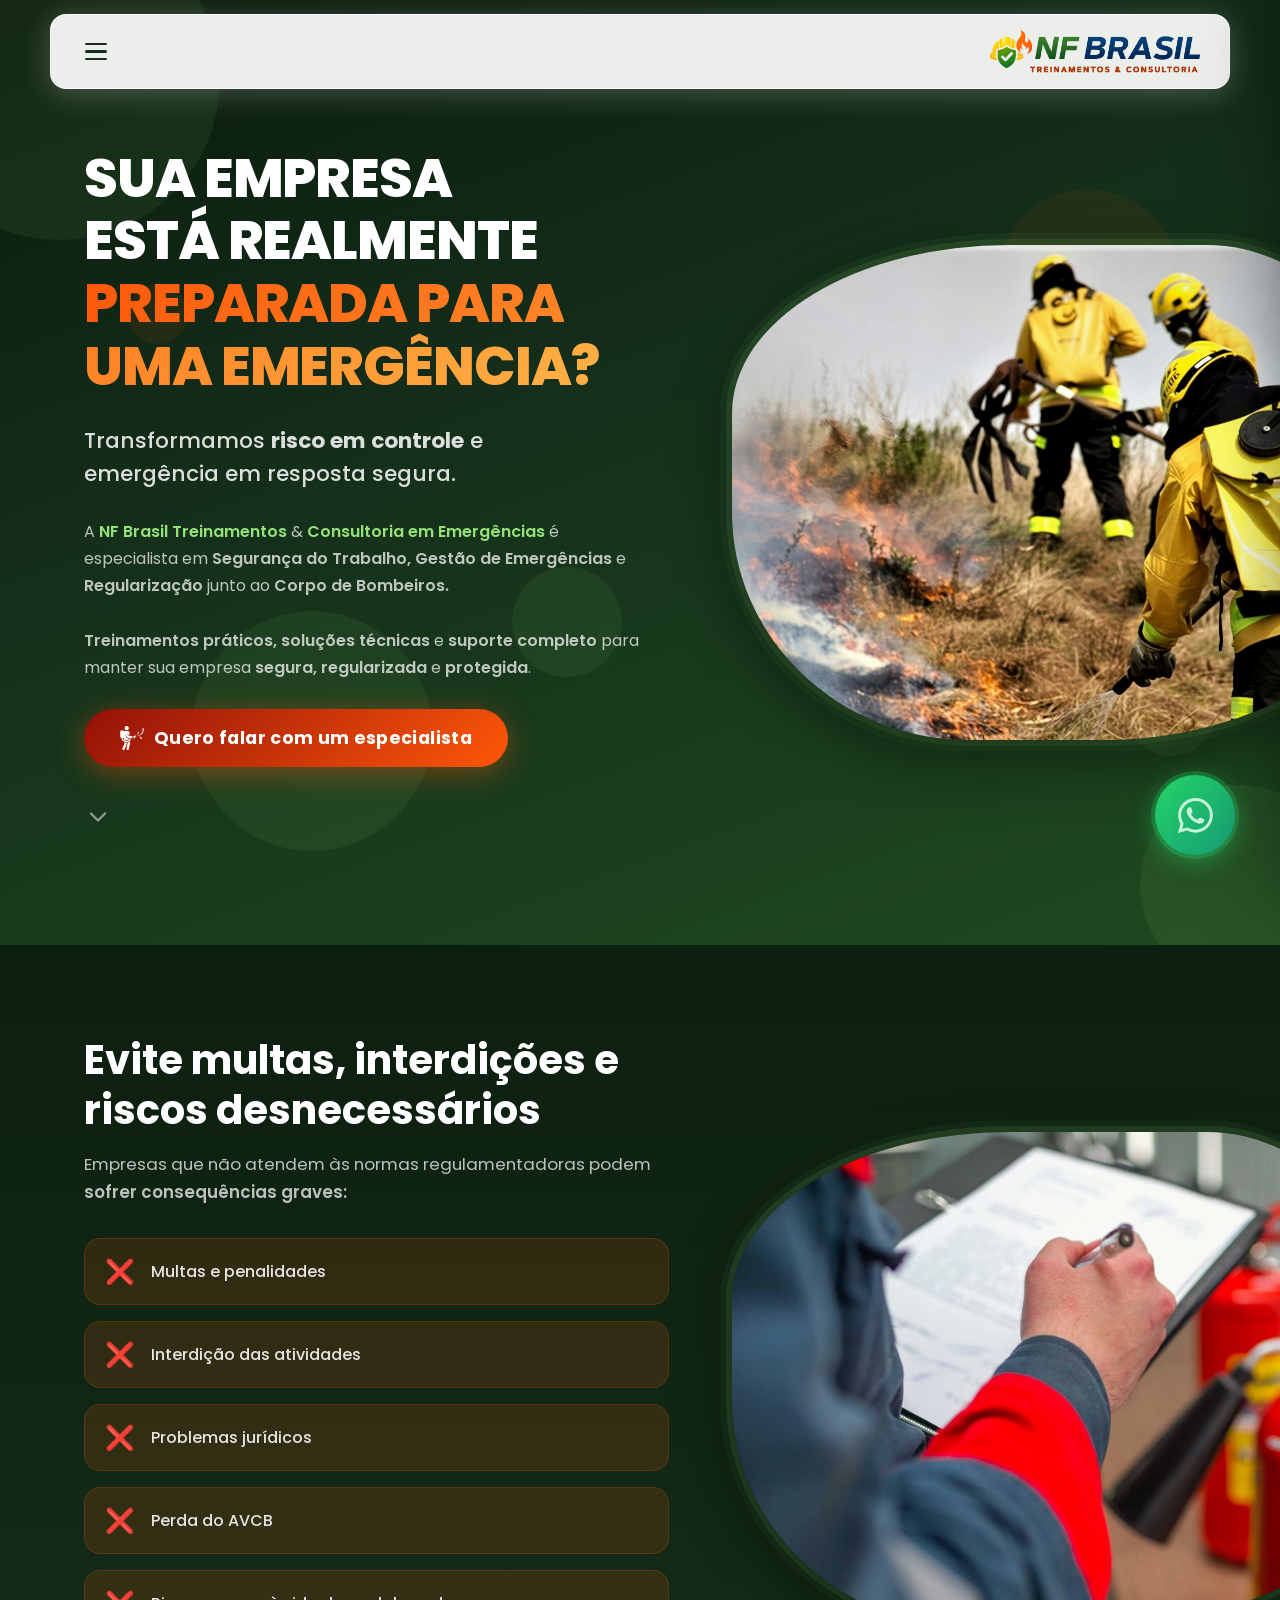
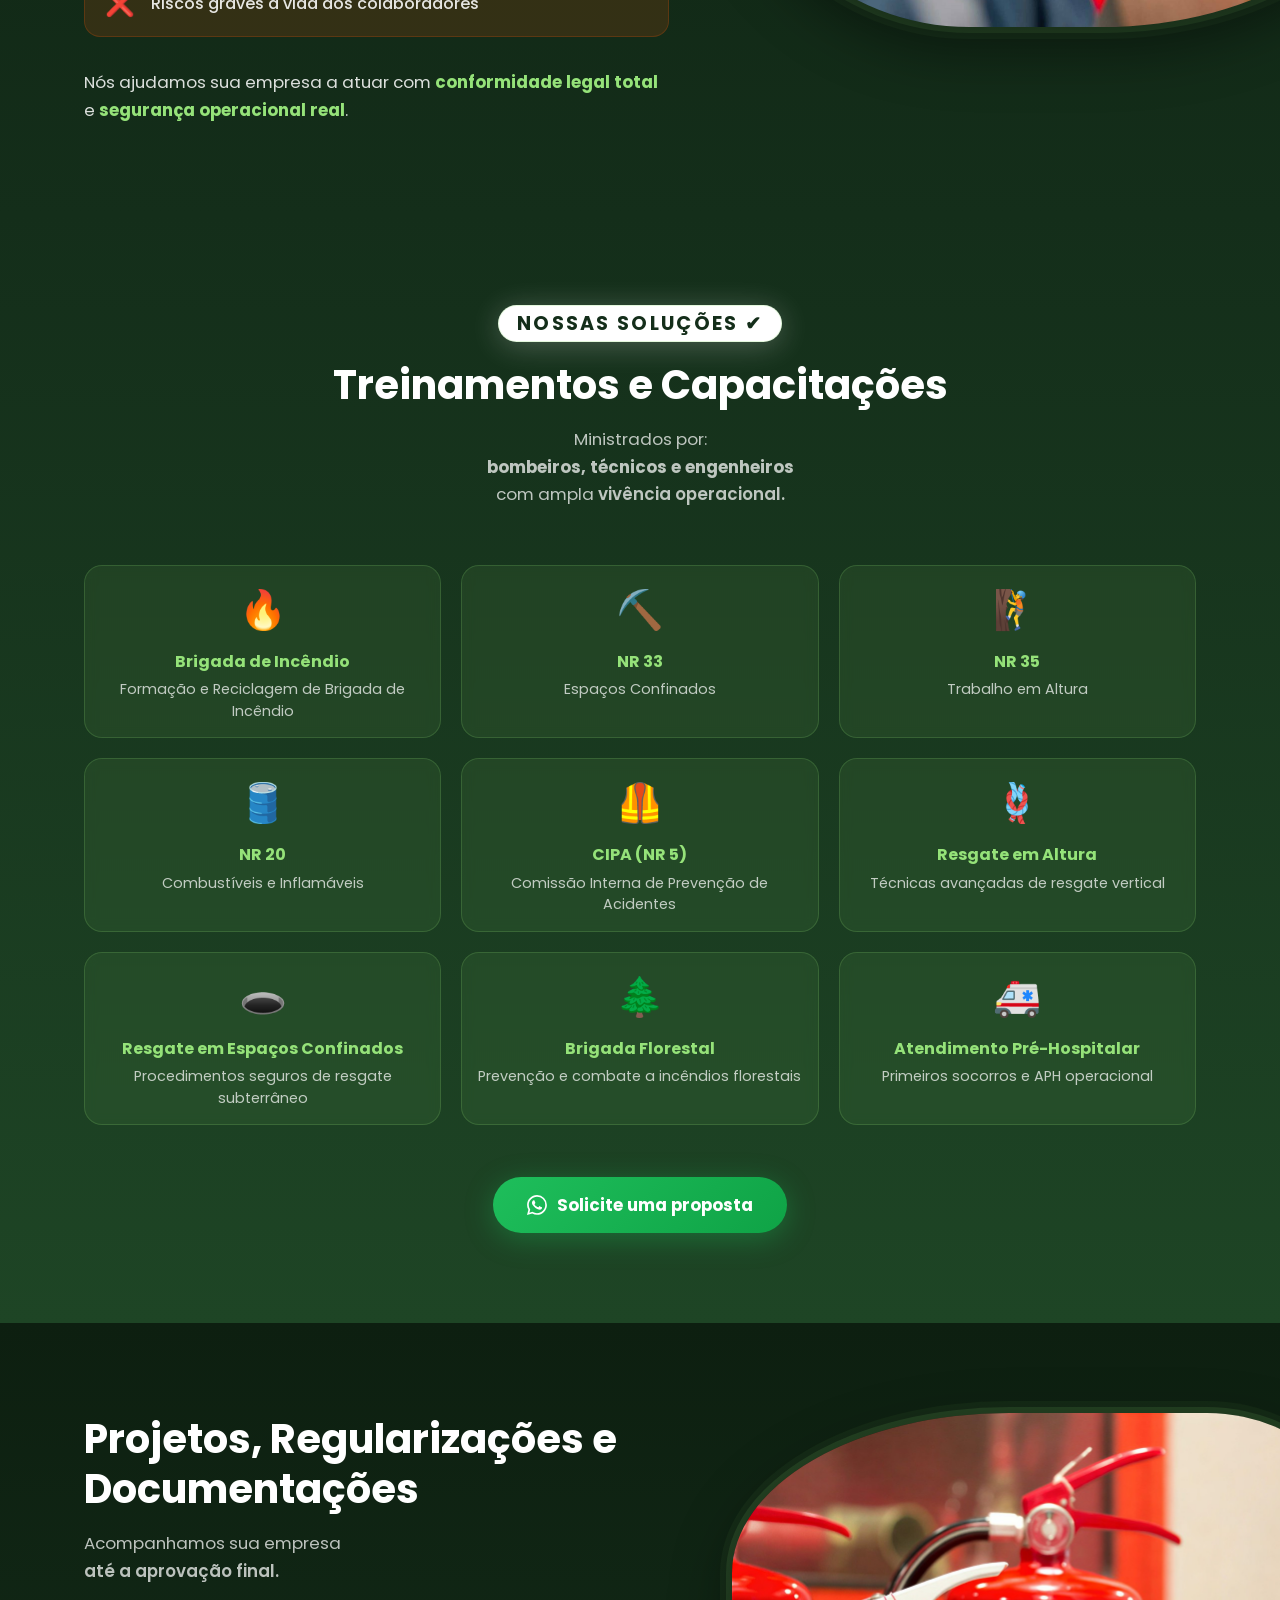
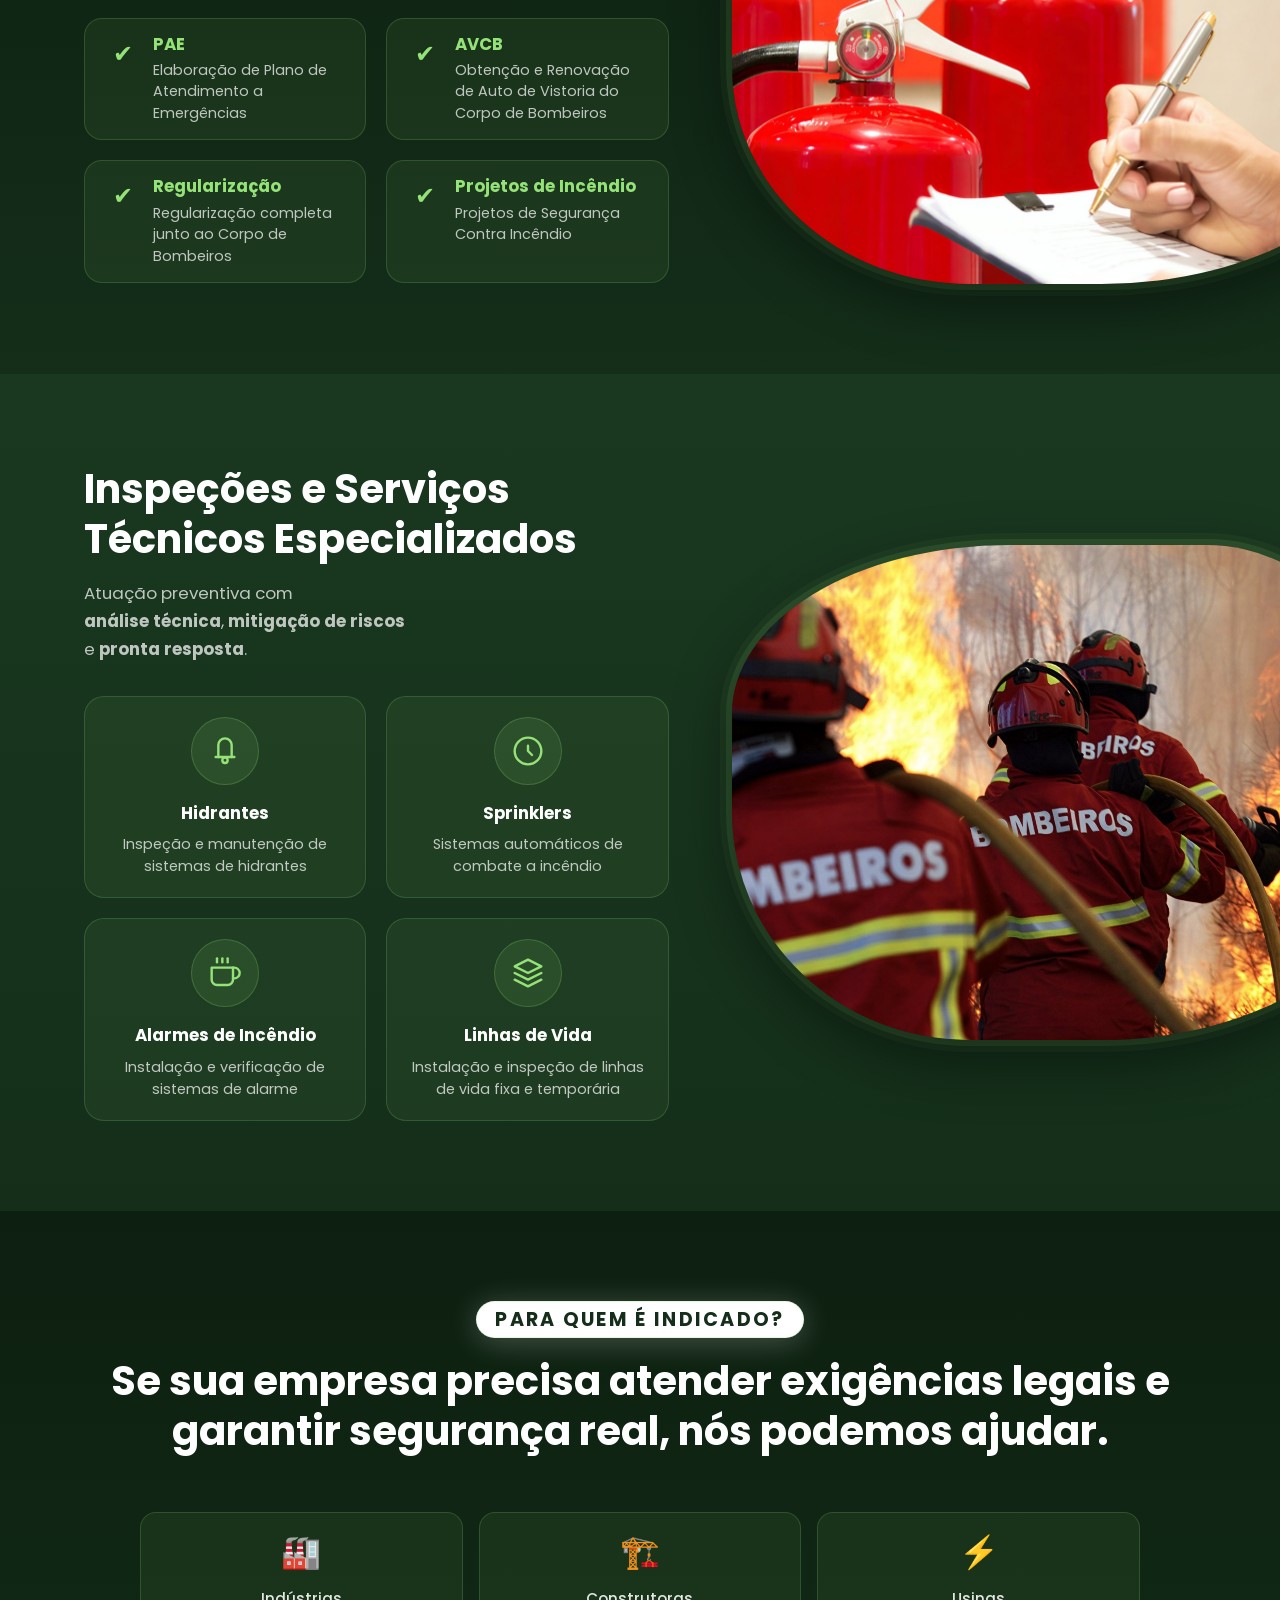
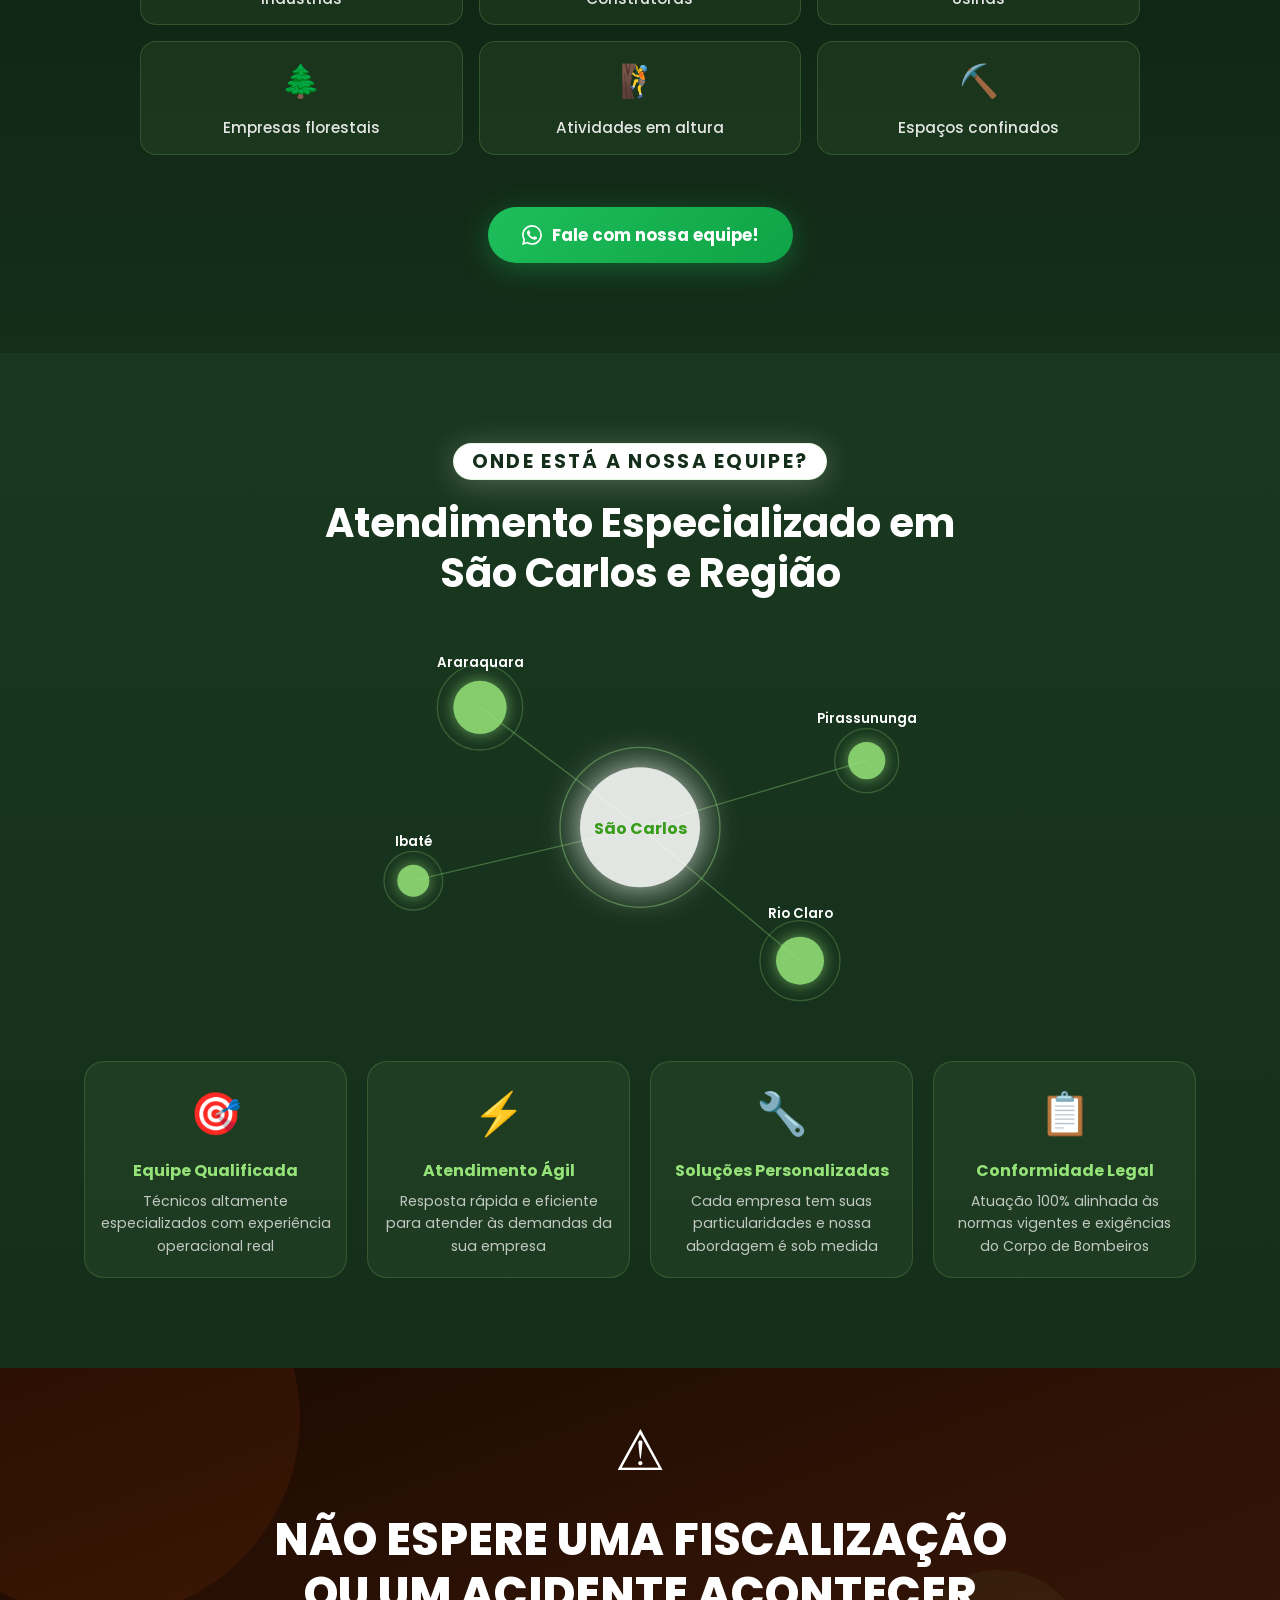
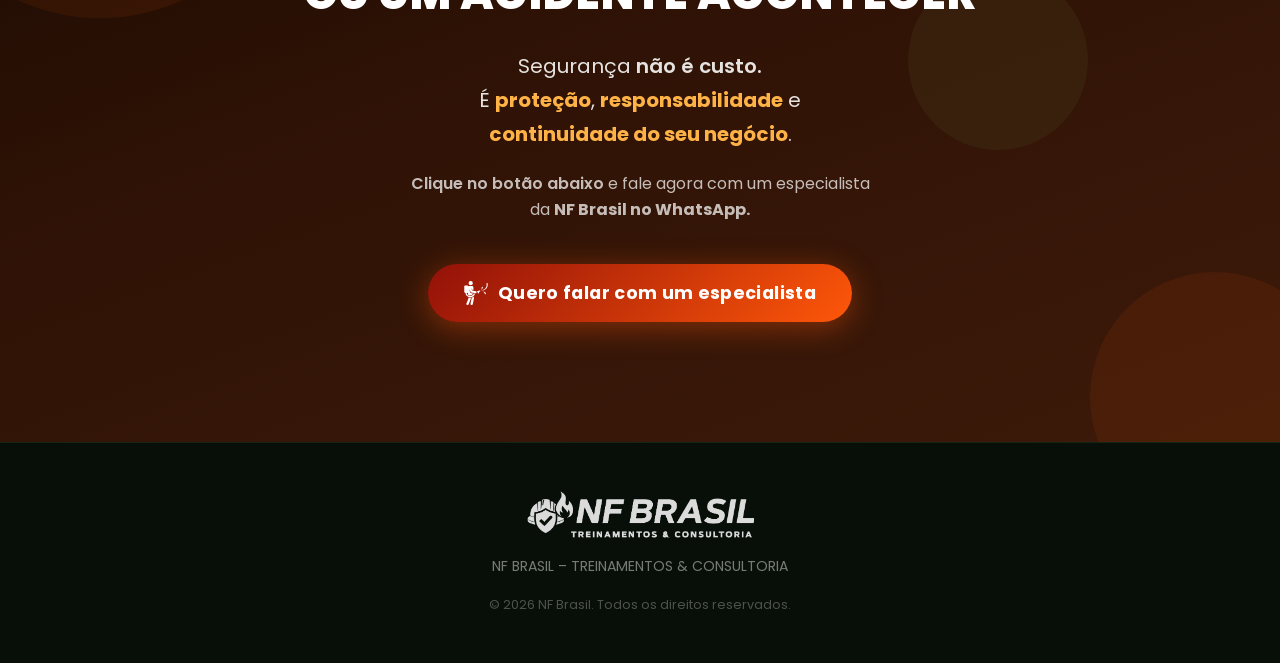
<file: index.html>
<!DOCTYPE html>
<html lang="pt-BR">

<head>

  <meta charset="UTF-8">
  <meta name="viewport" content="width=device-width, initial-scale=1.0">
  <meta name="description"
    content="A NF BRASIL é especialista em Segurança do Trabalho, Gestão de Emergências e Regularização junto ao Corpo de Bombeiros. Treinamentos práticos, soluções técnicas e suporte completo para manter sua empresa segura, regularizada e protegida." />
  <title>NF BRASIL – Treinamentos e Consultoria em Emergências</title>

  <!-- =====| FONTES |===== -->

  <link rel="preconnect" href="https://fonts.googleapis.com" />
  <link rel="preconnect" href="https://fonts.gstatic.com" crossorigin />
  <link
    href="https://fonts.googleapis.com/css2?family=Playfair+Display:ital,wght@0,400;0,600;0,700;1,400;1,600&family=Inter:wght@300;400;500;600;700;800&family=Poppins:wght@400;600;700;800&display=swap"
    rel="stylesheet" />
  <link rel="stylesheet" href="style.css" />

</head>

<body>

  <!-- =====| NAVBAR |===== -->

  <nav id="navbar" role="navigation" aria-label="Menu principal">

    <!-- Linha superior: burger | logo | espaço -->
    <div class="nav-top-row">
      <!-- =====| BURGER MENU BUTTON |===== -->
      <button class="burger-btn" id="burger-btn" aria-label="Abrir menu de navegação" aria-expanded="false">
        <span></span><span></span><span></span>
      </button>

      <div class="nav-logo-wrap">
        <img src="assets/Logo.png" alt="NF Brasil" class="nav-logo" id="nav-logo" />
      </div>

      <!-- Espaçador para manter logo centralizada -->
      <div class="nav-spacer" aria-hidden="true"></div>
    </div>

    <!-- Linha inferior (mobile): botão WhatsApp centralizado -->
    <div class="nav-bottom-row">
      <a href="https://api.whatsapp.com/send?phone=5516999999999&text=Olá!%20Quero%20falar%20com%20um%20especialista%20da%20NF%20Brasil."
        target="_blank" rel="noopener noreferrer" class="nav-whatsapp" id="btn-nav-whatsapp">
        <svg xmlns="http://www.w3.org/2000/svg" width="20" height="20" fill="currentColor" viewBox="0 0 16 16" aria-hidden="true">
          <path d="M13.601 2.326A7.854 7.854 0 0 0 7.994 0C3.627 0 .068 3.558.064 7.926c0 1.399.366 2.76 1.057 3.965L0 16l4.204-1.102a7.933 7.933 0 0 0 3.79.965h.004c4.368 0 7.926-3.558 7.93-7.93A7.898 7.898 0 0 0 13.6 2.326zM7.994 14.521a6.573 6.573 0 0 1-3.356-.92l-.24-.144-2.494.654.666-2.433-.156-.251a6.56 6.56 0 0 1-1.007-3.505c0-3.626 2.957-6.584 6.591-6.584a6.56 6.56 0 0 1 4.66 1.931 6.557 6.557 0 0 1 1.928 4.66c-.004 3.639-2.961 6.592-6.592 6.592zm3.615-4.934c-.197-.099-1.17-.578-1.353-.646-.182-.065-.315-.099-.445.099-.133.197-.513.646-.627.775-.114.133-.232.148-.43.05-.197-.1-.836-.308-1.592-.985-.59-.525-.985-1.175-1.103-1.372-.114-.198-.011-.304.088-.403.087-.088.197-.232.296-.346.1-.114.133-.198.198-.33.065-.134.034-.248-.015-.347-.05-.099-.445-1.076-.612-1.47-.16-.389-.323-.335-.445-.34-.114-.007-.247-.007-.38-.007a.729.729 0 0 0-.529.247c-.182.198-.691.677-.691 1.654 0 .977.71 1.916.81 2.049.098.133 1.394 2.132 3.383 2.992.47.205.84.326 1.129.418.475.152.904.129 1.246.08.38-.058 1.171-.48 1.338-.943.164-.464.164-.86.114-.943-.049-.084-.182-.133-.38-.232z" />
        </svg>
        Fale com um profissional no WhatsApp
      </a>
    </div>
  </nav>

  <!-- =====| BURGER OVERLAY + DRAWER |===== -->
  <div class="burger-overlay" id="burger-overlay" aria-hidden="true"></div>
  <aside class="burger-menu" id="burger-menu" aria-label="Menu de serviços">
    <div class="burger-menu-header">
      <a href="index.html"><img src="assets/Logo-footer.png" alt="NF Brasil" class="burger-logo" /></a>
      <button class="burger-close" id="burger-close" aria-label="Fechar menu">
        <svg width="18" height="18" viewBox="0 0 24 24" fill="none" stroke="currentColor" stroke-width="2.5" stroke-linecap="round" stroke-linejoin="round"><line x1="18" y1="6" x2="6" y2="18"/><line x1="6" y1="6" x2="18" y2="18"/></svg>
      </button>
    </div>
    <nav class="burger-nav">
      <ul>
        <li class="burger-nav-item">
          <a href="index.html" class="burger-nav-link">
            <span class="burger-nav-link-label">Início</span>
          </a>
        </li>
        <div class="burger-divider"></div>
        <li class="burger-nav-item">
          <a href="nr35-treinamento-em-altura.html" class="burger-nav-link">
            <span class="burger-nav-link-label">Treinamento em Altura<span class="burger-nav-link-sub">NR35</span></span>
          </a>
        </li>
        <li class="burger-nav-item">
          <a href="resgate-em-altura.html" class="burger-nav-link">
            <span class="burger-nav-link-label">Resgate em Altura</span>
          </a>
        </li>
        <li class="burger-nav-item">
          <a href="nr33-espacos-confinados.html" class="burger-nav-link">
            <span class="burger-nav-link-label">Espaços Confinados<span class="burger-nav-link-sub">NR33</span></span>
          </a>
        </li>
        <li class="burger-nav-item">
          <a href="brigada-de-incendio.html" class="burger-nav-link">
            <span class="burger-nav-link-label">Brigada de Incêndio</span>
          </a>
        </li>
        <li class="burger-nav-item">
          <a href="avcb.html" class="burger-nav-link">
            <span class="burger-nav-link-label">AVCB</span>
          </a>
        </li>
      </ul>
    </nav>
    <div class="burger-cta-wrap">
      <a href="https://api.whatsapp.com/send?phone=5516999999999&text=Olá!%20Quero%20falar%20com%20um%20especialista%20da%20NF%20Brasil." target="_blank" rel="noopener noreferrer" class="burger-wa-btn">
        <svg xmlns="http://www.w3.org/2000/svg" width="18" height="18" fill="currentColor" viewBox="0 0 16 16" aria-hidden="true"><path d="M13.601 2.326A7.854 7.854 0 0 0 7.994 0C3.627 0 .068 3.558.064 7.926c0 1.399.366 2.76 1.057 3.965L0 16l4.204-1.102a7.933 7.933 0 0 0 3.79.965h.004c4.368 0 7.926-3.558 7.93-7.93A7.898 7.898 0 0 0 13.6 2.326zM7.994 14.521a6.573 6.573 0 0 1-3.356-.92l-.24-.144-2.494.654.666-2.433-.156-.251a6.56 6.56 0 0 1-1.007-3.505c0-3.626 2.957-6.584 6.591-6.584a6.56 6.56 0 0 1 4.66 1.931 6.557 6.557 0 0 1 1.928 4.66c-.004 3.639-2.961 6.592-6.592 6.592zm3.615-4.934c-.197-.099-1.17-.578-1.353-.646-.182-.065-.315-.099-.445.099-.133.197-.513.646-.627.775-.114.133-.232.148-.43.05-.197-.1-.836-.308-1.592-.985-.59-.525-.985-1.175-1.103-1.372-.114-.198-.011-.304.088-.403.087-.088.197-.232.296-.346.1-.114.133-.198.198-.33.065-.134.034-.248-.015-.347-.05-.099-.445-1.076-.612-1.47-.16-.389-.323-.335-.445-.34-.114-.007-.247-.007-.38-.007a.729.729 0 0 0-.529.247c-.182.198-.691.677-.691 1.654 0 .977.71 1.916.81 2.049.098.133 1.394 2.132 3.383 2.992.47.205.84.326 1.129.418.475.152.904.129 1.246.08.38-.058 1.171-.48 1.338-.943.164-.464.164-.86.114-.943-.049-.084-.182-.133-.38-.232z"/></svg>
        Fale conosco no WhatsApp
      </a>
    </div>
  </aside>

  <!-- =====| SESSÃO 1 – HERO |===== -->

  <section id="hero" aria-labelledby="hero-title">

    <div class="hero-bg-particles" aria-hidden="true">
      <span></span><span></span><span></span><span></span><span></span>
      <span></span><span></span><span></span>
    </div>

    <!-- Desktop layout: two columns -->
    <div class="hero-inner container">

      <div class="hero-content">

        <h1 class="hero-title" id="hero-title">
          SUA EMPRESA<br>ESTÁ REALMENTE<br>
          <span class="hero-title-accent">PREPARADA PARA UMA EMERGÊNCIA?</span>
        </h1>

        <p class="hero-subtitle">
          Transformamos <strong>risco em controle</strong> e <br>emergência em resposta segura.
        </p>

        <p class="hero-desc">
          A <strong>NF Brasil Treinamentos</strong> &amp; <strong>Consultoria em Emergências</strong> é <br>especialista
          em
          <span class="accent-light">Segurança do Trabalho,</span> <span class="accent-light">Gestão de
            Emergências</span>
          e
          <br><span class="accent-light">Regularização</span>
          junto ao <span class="accent-light">Corpo de
            Bombeiros.</span><br><br>
          <span class="accent-light">Treinamentos práticos,</span> <span class="accent-light">soluções técnicas</span> e
          <span class="accent-light">suporte completo</span> para manter sua empresa <span
            class="accent-light">segura,</span> <span class="accent-light">regularizada</span> e
          <span class="accent-light">protegida</span>.
        </p>

        <a href="https://api.whatsapp.com/send?phone=5516999999999&text=Olá!%20Quero%20falar%20com%20um%20especialista%20da%20NF%20Brasil%20e%20solicitar%20uma%20avaliação%20técnica."
          target="_blank" rel="noopener noreferrer" class="btn-hero" id="btn-hero-cta">

          <!-- =====| ÍCONE DE BOMBEIRO |===== -->
          <svg xmlns="http://www.w3.org/2000/svg" viewBox="0 0 28 28" xml:space="preserve" width="24" height="24"
            fill="white">
            <path
              d="m7.944 20.412-.094-.76a7.4 7.4 0 0 1-1.067.026 7 7 0 0 1-1.725-.291l.125 1.004-2.356 5.718a1.369 1.369 0 1 0 2.531 1.043l2.493-6.05a1.4 1.4 0 0 0 .093-.69m3.766-.626-.217-1.663a6.5 6.5 0 0 1-2.586 1.343l.058.442-1.364 6.439a1.369 1.369 0 1 0 2.679.567l1.412-6.668q.048-.228.018-.461m7.252-8.22a.69.69 0 0 0-.856-.478l-2.851.807c.253.388.374.863.313 1.353l.682-.193-.195.719a.693.693 0 1 0 1.339.363l.412-1.523.677-.192a.69.69 0 0 0 .478-.856m-8.65-9.081a2.484 2.484 0 0 1-2.484 2.484 2.484 2.484 0 0 1-2.485-2.484 2.484 2.484 0 0 1 4.969 0m3.443 9.33-4.093-.656-1.35-2.961 1.789 2.2.888.142v-3.15c0-.927-.751-1.678-1.678-1.678H6.318a1.67 1.67 0 0 0-1.057.375 1.324 1.324 0 0 0-1.27-.952h-2.36C.9 5.134.308 5.727.308 6.457v6.223c0 .491.268.919.665 1.148.334.192.621.176.786.176.124.942.473 2.281 1.426 3.333.889.982 2.112 1.515 3.634 1.584 2.265.103 4.089-.894 5.37-2.662.327-.452.583-.906.78-1.312l-1.443-.231a7 7 0 0 1-.486.763c-1.058 1.442-2.457 2.134-4.159 2.056-1.135-.052-2.031-.43-2.663-1.124-.661-.726-.939-1.68-1.056-2.408h.829c.236 0 .457-.062.649-.17l-.041 1.847c.51.696 1.262 1.05 2.316 1.098 1.517.069 2.655-.562 3.535-1.777a6 6 0 0 0 .274-.413l-2.207-.354c-.969-.155-1.499-.946-1.577-1.337l-.685-3.431 1.49 3.27a1.2 1.2 0 0 0 .901.686l4.728.757a1.198 1.198 0 1 0 .38-2.366m13.833-9.024a.696.696 0 0 0-.855-.488.696.696 0 0 0-.487.86c.277 1.016.209 2.463-.094 3.354-.407 1.321-1.247 2.373-2.412 3.152-1.146.74-2.055 1.047-3.355 1.397l-.01.003a.182.182 0 0 0 .08.354c1.232-.219 2.213-.409 3.643-1.166 1.42-.782 2.466-1.934 3.057-3.38.263-.606.416-1.333.494-1.99.099-.922.013-1.824-.062-2.097m-6.459 3.821a.706.706 0 0 0-.447.899l.002-.006c.056.093.173.626-.046 1.138-.191.478-.574.793-.925 1.032l-.01.007a.176.176 0 0 0 .146.315c.586-.16 1.099-.403 1.51-.866.438-.477.702-1.194.699-1.774-.01-.633-.519-.879-.929-.744m4.408 7.91c-.019-.061-.059-.267-.266-.617a2.75 2.75 0 0 0-.93-.946c-.566-.349-1.137-.409-1.696-.396a.18.18 0 0 0-.164.123.176.176 0 0 0 .115.221c.218.069.806.238 1.194.726.346.413.403.954.372 1.076l-.003-.005a.706.706 0 1 0 1.378-.183" />
          </svg>
          Quero falar com um especialista
        </a>

        <!-- Imagem mobile: aparece abaixo do botão em telas pequenas -->
        <div class="hero-img-mobile">
          <img src="assets/image-1.jpg" alt="NF Brasil em ação" class="section-puddle-img" />
        </div>

        <div class="hero-arrow" aria-hidden="true">
          <svg width="28" height="28" viewBox="0 0 24 24" fill="none" stroke="rgba(255,255,255,0.5)" stroke-width="2"
            stroke-linecap="round" stroke-linejoin="round">
            <polyline points="6 9 12 15 18 9"></polyline>
          </svg>
        </div>

      </div>

      <!-- Image col (desktop: right / mobile: below) -->
      <div class="hero-img-col">
        <img src="assets/image-1.jpg" alt="NF Brasil em ação" class="section-puddle-img" />
      </div>

    </div>

  </section>

  <!-- =====| SESSÃO 2 – PROBLEMA/DOR |===== -->

  <section id="problema" class="section-dark" aria-labelledby="problema-title">
    <div class="container">

      <!-- Desktop: image LEFT, content RIGHT -->
      <div class="split-section split-img-left">

        <div class="split-img-col">
          <img src="assets/image-2.jpg" alt="Riscos de não conformidade" class="section-puddle-img" />
        </div>

        <div class="split-content-col">

          <div class="section-header reveal section-header-left">
            <h2 class="section-title" id="problema-title">
              Evite multas, interdições e riscos desnecessários
            </h2>
            <p class="section-subtitle">
              Empresas que não atendem às normas regulamentadoras podem<br><span class="accent-light">sofrer
                consequências
                graves:</span>
            </p>
          </div>

          <div class="problema-grid reveal">

            <div class="problema-card">
              <span class="problema-icon">❌</span>
              <p>Multas e penalidades</p>
            </div>
            <div class="problema-card">
              <span class="problema-icon">❌</span>
              <p>Interdição das atividades</p>
            </div>
            <div class="problema-card">
              <span class="problema-icon">❌</span>
              <p>Problemas jurídicos</p>
            </div>
            <div class="problema-card">
              <span class="problema-icon">❌</span>
              <p>Perda do AVCB</p>
            </div>
            <div class="problema-card problema-card-wide">
              <span class="problema-icon">❌</span>
              <p>Riscos graves à vida dos colaboradores</p>
            </div>

          </div>

          <div class="problema-cta reveal">
            <p class="problema-cta-text">
              Nós ajudamos sua empresa a atuar com <strong>conformidade legal total</strong> e
              <strong>segurança operacional real</strong>.
            </p>
          </div>

        </div>
      </div>

      <!-- Mobile image (shown only on mobile, below content) -->
      <div class="split-img-mobile reveal">
        <img src="assets/image-2.jpg" alt="Riscos de não conformidade" class="section-puddle-img" />
      </div>

    </div>
  </section>

  <!-- =====| SESSÃO 3 – TREINAMENTOS |===== -->

  <section id="treinamentos" class="section-light" aria-labelledby="treinamentos-title">
    <div class="container">

      <div class="section-header reveal">
        <div class="section-tag">NOSSAS SOLUÇÕES ✔</div>
        <h2 class="section-title" id="treinamentos-title">
          Treinamentos e Capacitações
        </h2>
        <p class="section-subtitle">
          Ministrados por:<br><strong>bombeiros, técnicos e engenheiros</strong><br>com ampla <span
            class="accent-light">vivência
            operacional.</span>
        </p>
      </div>

      <div class="treinamentos-grid reveal">

        <div class="treinamento-card">
          <div class="treinamento-icon">🔥</div>
          <h3>Brigada de Incêndio</h3>
          <p>Formação e Reciclagem de Brigada de Incêndio</p>
        </div>

        <div class="treinamento-card">
          <div class="treinamento-icon">⛏️</div>
          <h3>NR 33</h3>
          <p>Espaços Confinados</p>
        </div>

        <div class="treinamento-card">
          <div class="treinamento-icon">🧗</div>
          <h3>NR 35</h3>
          <p>Trabalho em Altura</p>
        </div>

        <div class="treinamento-card">
          <div class="treinamento-icon">🛢️</div>
          <h3>NR 20</h3>
          <p>Combustíveis e Inflamáveis</p>
        </div>

        <div class="treinamento-card">
          <div class="treinamento-icon">🦺</div>
          <h3>CIPA (NR 5)</h3>
          <p>Comissão Interna de Prevenção de Acidentes</p>
        </div>

        <div class="treinamento-card">
          <div class="treinamento-icon">🪢</div>
          <h3>Resgate em Altura</h3>
          <p>Técnicas avançadas de resgate vertical</p>
        </div>

        <div class="treinamento-card">
          <div class="treinamento-icon">🕳️</div>
          <h3>Resgate em Espaços Confinados</h3>
          <p>Procedimentos seguros de resgate subterrâneo</p>
        </div>

        <div class="treinamento-card">
          <div class="treinamento-icon">🌲</div>
          <h3>Brigada Florestal</h3>
          <p>Prevenção e combate a incêndios florestais</p>
        </div>

        <div class="treinamento-card">
          <div class="treinamento-icon">🚑</div>
          <h3>Atendimento Pré-Hospitalar</h3>
          <p>Primeiros socorros e APH operacional</p>
        </div>

      </div>

      <div class="section-cta reveal">
        <a href="https://api.whatsapp.com/send?phone=5516999999999&text=Olá!%20Quero%20solicitar%20uma%20proposta%20de%20treinamento."
          target="_blank" rel="noopener noreferrer" class="btn-cta" id="btn-treinamentos-cta">
          <svg xmlns="http://www.w3.org/2000/svg" width="20" height="20" fill="currentColor" viewBox="0 0 16 16"
            aria-hidden="true">
            <path
              d="M13.601 2.326A7.854 7.854 0 0 0 7.994 0C3.627 0 .068 3.558.064 7.926c0 1.399.366 2.76 1.057 3.965L0 16l4.204-1.102a7.933 7.933 0 0 0 3.79.965h.004c4.368 0 7.926-3.558 7.93-7.93A7.898 7.898 0 0 0 13.6 2.326zM7.994 14.521a6.573 6.573 0 0 1-3.356-.92l-.24-.144-2.494.654.666-2.433-.156-.251a6.56 6.56 0 0 1-1.007-3.505c0-3.626 2.957-6.584 6.591-6.584a6.56 6.56 0 0 1 4.66 1.931 6.557 6.557 0 0 1 1.928 4.66c-.004 3.639-2.961 6.592-6.592 6.592zm3.615-4.934c-.197-.099-1.17-.578-1.353-.646-.182-.065-.315-.099-.445.099-.133.197-.513.646-.627.775-.114.133-.232.148-.43.05-.197-.1-.836-.308-1.592-.985-.59-.525-.985-1.175-1.103-1.372-.114-.198-.011-.304.088-.403.087-.088.197-.232.296-.346.1-.114.133-.198.198-.33.065-.134.034-.248-.015-.347-.05-.099-.445-1.076-.612-1.47-.16-.389-.323-.335-.445-.34-.114-.007-.247-.007-.38-.007a.729.729 0 0 0-.529.247c-.182.198-.691.677-.691 1.654 0 .977.71 1.916.81 2.049.098.133 1.394 2.132 3.383 2.992.47.205.84.326 1.129.418.475.152.904.129 1.246.08.38-.058 1.171-.48 1.338-.943.164-.464.164-.86.114-.943-.049-.084-.182-.133-.38-.232z" />
          </svg>
          Solicite uma proposta
        </a>
      </div>

    </div>
  </section>

  <!-- =====| SESSÃO 4 – PROJETOS E REGULARIZAÇÕES |===== -->

  <section id="projetos" class="section-dark" aria-labelledby="projetos-title">
    <div class="container">

      <!-- Desktop: content LEFT, image RIGHT -->
      <div class="split-section split-img-right">

        <div class="split-content-col">

          <div class="section-header reveal section-header-left">
            <h2 class="section-title" id="projetos-title">
              Projetos, Regularizações e Documentações
            </h2>
            <p class="section-subtitle">
              Acompanhamos sua empresa <br><span class="accent-light">até a aprovação final.</span>
            </p>
          </div>

          <div class="projetos-list reveal">

            <div class="projeto-item">
              <span class="projeto-check">✔</span>
              <div>
                <h3>PAE</h3>
                <p>Elaboração de Plano de Atendimento a Emergências</p>
              </div>
            </div>

            <div class="projeto-item">
              <span class="projeto-check">✔</span>
              <div>
                <h3>AVCB</h3>
                <p>Obtenção e Renovação de Auto de Vistoria do Corpo de Bombeiros</p>
              </div>
            </div>

            <div class="projeto-item">
              <span class="projeto-check">✔</span>
              <div>
                <h3>Regularização</h3>
                <p>Regularização completa junto ao Corpo de Bombeiros</p>
              </div>
            </div>

            <div class="projeto-item">
              <span class="projeto-check">✔</span>
              <div>
                <h3>Projetos de Incêndio</h3>
                <p>Projetos de Segurança Contra Incêndio</p>
              </div>
            </div>

          </div>

        </div>

        <div class="split-img-col">
          <img src="assets/image-3.jpg" alt="Projetos e Regularizações" class="section-puddle-img" />
        </div>

      </div>

      <!-- Mobile image -->
      <div class="split-img-mobile reveal">
        <img src="assets/image-3.jpg" alt="Projetos e Regularizações" class="section-puddle-img" />
      </div>

    </div>
  </section>

  <!-- =====| SESSÃO 5 – INSPEÇÕES |===== -->

  <section id="inspecoes" class="section-alt" aria-labelledby="inspecoes-title">
    <div class="container">

      <!-- Desktop: image LEFT, content RIGHT -->
      <div class="split-section split-img-left">

        <div class="split-img-col">
          <img src="assets/image-4.jpg" alt="Inspeções Técnicas" class="section-puddle-img" />
        </div>

        <div class="split-content-col">

          <div class="section-header reveal section-header-left">
            <h2 class="section-title" id="inspecoes-title">
              Inspeções e Serviços Técnicos Especializados
            </h2>
            <p class="section-subtitle">
              Atuação preventiva com <br><strong>análise técnica</strong>, <strong>mitigação de riscos</strong> <br>e
              <strong>pronta
                resposta</strong>.
            </p>
          </div>

          <div class="inspecoes-grid reveal">

            <div class="inspecao-card">
              <div class="inspecao-icon-wrap">
                <svg width="32" height="32" viewBox="0 0 24 24" fill="none" stroke="currentColor" stroke-width="1.8"
                  stroke-linecap="round" stroke-linejoin="round">
                  <path d="M7 16.5v-9a5 5 0 0 1 10 0v9" />
                  <circle cx="12" cy="19" r="2" />
                  <path d="M5 16.5h14" />
                </svg>
              </div>
              <h3>Hidrantes</h3>
              <p>Inspeção e manutenção de sistemas de hidrantes</p>
            </div>

            <div class="inspecao-card">
              <div class="inspecao-icon-wrap">
                <svg width="32" height="32" viewBox="0 0 24 24" fill="none" stroke="currentColor" stroke-width="1.8"
                  stroke-linecap="round" stroke-linejoin="round">
                  <circle cx="12" cy="12" r="10" />
                  <path d="M12 8v4l3 3" />
                </svg>
              </div>
              <h3>Sprinklers</h3>
              <p>Sistemas automáticos de combate a incêndio</p>
            </div>

            <div class="inspecao-card">
              <div class="inspecao-icon-wrap">
                <svg width="32" height="32" viewBox="0 0 24 24" fill="none" stroke="currentColor" stroke-width="1.8"
                  stroke-linecap="round" stroke-linejoin="round">
                  <path d="M18 8h1a4 4 0 0 1 0 8h-1" />
                  <path d="M2 8h16v9a4 4 0 0 1-4 4H6a4 4 0 0 1-4-4V8z" />
                  <line x1="6" y1="1" x2="6" y2="4" />
                  <line x1="10" y1="1" x2="10" y2="4" />
                  <line x1="14" y1="1" x2="14" y2="4" />
                </svg>
              </div>
              <h3>Alarmes de Incêndio</h3>
              <p>Instalação e verificação de sistemas de alarme</p>
            </div>

            <div class="inspecao-card">
              <div class="inspecao-icon-wrap">
                <svg width="32" height="32" viewBox="0 0 24 24" fill="none" stroke="currentColor" stroke-width="1.8"
                  stroke-linecap="round" stroke-linejoin="round">
                  <path d="M12 2L2 7l10 5 10-5-10-5z" />
                  <path d="M2 17l10 5 10-5" />
                  <path d="M2 12l10 5 10-5" />
                </svg>
              </div>
              <h3>Linhas de Vida</h3>
              <p>Instalação e inspeção de linhas de vida fixa e temporária</p>
            </div>

          </div>

        </div>
      </div>

      <!-- Mobile image -->
      <div class="split-img-mobile reveal">
        <img src="assets/image-4.jpg" alt="Inspeções Técnicas" class="section-puddle-img" />
      </div>

    </div>
  </section>

  <!-- =====| SESSÃO 6 – PARA QUEM É |===== -->

  <section id="para-quem" class="section-dark" aria-labelledby="paraquem-title">
    <div class="container">

      <div class="section-header reveal">
        <div class="section-tag">PARA QUEM É INDICADO?</div>
        <h2 class="section-title" id="paraquem-title">
          Se sua empresa precisa atender exigências legais e garantir segurança real, nós podemos ajudar.
        </h2>
      </div>

      <div class="paraquem-grid reveal">

        <div class="paraquem-item">
          <span class="paraquem-icon">🏭</span>
          <p>Indústrias</p>
        </div>
        <div class="paraquem-item">
          <span class="paraquem-icon">🏗️</span>
          <p>Construtoras</p>
        </div>
        <div class="paraquem-item">
          <span class="paraquem-icon">⚡</span>
          <p>Usinas</p>
        </div>
        <div class="paraquem-item">
          <span class="paraquem-icon">🌲</span>
          <p>Empresas florestais</p>
        </div>
        <div class="paraquem-item">
          <span class="paraquem-icon">🧗</span>
          <p>Atividades em altura</p>
        </div>
        <div class="paraquem-item">
          <span class="paraquem-icon">⛏️</span>
          <p>Espaços confinados</p>
        </div>

      </div>

      <div class="section-cta reveal">
        <a href="https://api.whatsapp.com/send?phone=5516999999999&text=Olá!%20Quero%20falar%20com%20a%20equipe%20da%20NF%20Brasil."
          target="_blank" rel="noopener noreferrer" class="btn-cta" id="btn-paraquem-cta">
          <svg xmlns="http://www.w3.org/2000/svg" width="20" height="20" fill="currentColor" viewBox="0 0 16 16"
            aria-hidden="true">
            <path
              d="M13.601 2.326A7.854 7.854 0 0 0 7.994 0C3.627 0 .068 3.558.064 7.926c0 1.399.366 2.76 1.057 3.965L0 16l4.204-1.102a7.933 7.933 0 0 0 3.79.965h.004c4.368 0 7.926-3.558 7.93-7.93A7.898 7.898 0 0 0 13.6 2.326zM7.994 14.521a6.573 6.573 0 0 1-3.356-.92l-.24-.144-2.494.654.666-2.433-.156-.251a6.56 6.56 0 0 1-1.007-3.505c0-3.626 2.957-6.584 6.591-6.584a6.56 6.56 0 0 1 4.66 1.931 6.557 6.557 0 0 1 1.928 4.66c-.004 3.639-2.961 6.592-6.592 6.592zm3.615-4.934c-.197-.099-1.17-.578-1.353-.646-.182-.065-.315-.099-.445.099-.133.197-.513.646-.627.775-.114.133-.232.148-.43.05-.197-.1-.836-.308-1.592-.985-.59-.525-.985-1.175-1.103-1.372-.114-.198-.011-.304.088-.403.087-.088.197-.232.296-.346.1-.114.133-.198.198-.33.065-.134.034-.248-.015-.347-.05-.099-.445-1.076-.612-1.47-.16-.389-.323-.335-.445-.34-.114-.007-.247-.007-.38-.007a.729.729 0 0 0-.529.247c-.182.198-.691.677-.691 1.654 0 .977.71 1.916.81 2.049.098.133 1.394 2.132 3.383 2.992.47.205.84.326 1.129.418.475.152.904.129 1.246.08.38-.058 1.171-.48 1.338-.943.164-.464.164-.86.114-.943-.049-.084-.182-.133-.38-.232z" />
          </svg>
          Fale com nossa equipe!
        </a>
      </div>

    </div>
  </section>

  <!-- =====| SESSÃO 7 – ATENDIMENTO / DIFERENCIAIS |===== -->

  <section id="atendimento" class="section-alt" aria-labelledby="atendimento-title">
    <div class="container">

      <div class="section-header reveal">
        <div class="section-tag">ONDE ESTÁ A NOSSA EQUIPE?</div>
        <h2 class="section-title" id="atendimento-title">
          Atendimento Especializado em <br>São Carlos e Região
        </h2>
      </div>

      <!-- Mapa de rede neural / cidades -->
      <div class="city-map-wrap reveal" aria-label="Mapa de atuação: São Carlos e região">
        <svg id="city-map" viewBox="0 0 600 360" xmlns="http://www.w3.org/2000/svg" aria-hidden="true">

          <!-- Linhas de conexão (retas simples, sem animação) -->
          <line class="city-line" x1="300" y1="190" x2="180" y2="100" />
          <line class="city-line" x1="300" y1="190" x2="130" y2="230" />
          <line class="city-line" x1="300" y1="190" x2="420" y2="290" />
          <line class="city-line" x1="300" y1="190" x2="470" y2="140" />

          <!-- Nó: Araraquara (topo esquerda) -->
          <g class="city-node city-float-1" transform="translate(180,100)">
            <circle class="city-ring" cx="0" cy="0" r="32" />
            <circle class="city-dot city-dot-lg" cx="0" cy="0" r="20" />
            <text class="city-label" x="0" y="-30">Araraquara</text>
          </g>

          <!-- Nó: Ibaté (esquerda) -->
          <g class="city-node city-float-2" transform="translate(130,230)">
            <circle class="city-ring" cx="0" cy="0" r="22" />
            <circle class="city-dot city-dot-sm" cx="0" cy="0" r="12" />
            <text class="city-label" x="0" y="-26">Ibaté</text>
          </g>

          <!-- Nó: Rio Claro (baixo direita) -->
          <g class="city-node city-float-3" transform="translate(420,290)">
            <circle class="city-ring" cx="0" cy="0" r="30" />
            <circle class="city-dot city-dot-md" cx="0" cy="0" r="18" />
            <text class="city-label" x="0" y="-32">Rio Claro</text>
          </g>

          <!-- Nó: Pirassununga (direita) -->
          <g class="city-node city-float-4" transform="translate(470,140)">
            <circle class="city-ring" cx="0" cy="0" r="24" />
            <circle class="city-dot city-dot-sm2" cx="0" cy="0" r="14" />
            <text class="city-label" x="0" y="-28">Pirassununga</text>
          </g>

          <!-- Nó central: São Carlos -->
          <g class="city-node city-node-main city-float-main" transform="translate(300,190)">
            <circle class="city-ring city-ring-main" cx="0" cy="0" r="60" />
            <circle class="city-dot city-dot-main" cx="0" cy="0" r="45" />
            <text class="city-label city-label-main" x="0" y="5">São Carlos</text>
          </g>

        </svg>
      </div>

      <div class="diferenciais-grid reveal">

        <div class="diferencial-card">
          <div class="diferencial-icon">🎯</div>
          <h3>Equipe Qualificada</h3>
          <p>Técnicos altamente especializados com experiência operacional real</p>
        </div>

        <div class="diferencial-card">
          <div class="diferencial-icon">⚡</div>
          <h3>Atendimento Ágil</h3>
          <p>Resposta rápida e eficiente para atender às demandas da sua empresa</p>
        </div>

        <div class="diferencial-card">
          <div class="diferencial-icon">🔧</div>
          <h3>Soluções Personalizadas</h3>
          <p>Cada empresa tem suas particularidades e nossa abordagem é sob medida</p>
        </div>

        <div class="diferencial-card">
          <div class="diferencial-icon">📋</div>
          <h3>Conformidade Legal</h3>
          <p>Atuação 100% alinhada às normas vigentes e exigências do Corpo de Bombeiros</p>
        </div>

      </div>

    </div>
  </section>

  <!-- =====| SESSÃO 8 – CTA FINAL |===== -->

  <section id="cta-final" aria-labelledby="cta-final-title">

    <div class="cta-final-bg" aria-hidden="true">
      <span></span><span></span><span></span>
    </div>

    <div class="container">
      <div class="cta-final-content reveal">

        <div class="cta-final-warning" aria-hidden="true">⚠</div>

        <h2 class="cta-final-title" id="cta-final-title">
          NÃO ESPERE UMA FISCALIZAÇÃO<br>OU UM ACIDENTE ACONTECER
        </h2>

        <p class="cta-final-text">
          Segurança <span class="accent-light">não é custo.</span><br>
          É <strong>proteção</strong>, <strong>responsabilidade</strong> e <br><strong>continuidade do seu
            negócio</strong>.
        </p>

        <p class="cta-final-sub">
          <span class="accent-light">Clique no botão abaixo</span> e fale agora com um especialista da <strong>NF
            Brasil no WhatsApp.</strong>
        </p>

        <a href="https://api.whatsapp.com/send?phone=5516999999999&text=Olá!%20Quero%20falar%20com%20um%20especialista%20da%20NF%20Brasil%20e%20solicitar%20uma%20avaliação%20técnica."
          target="_blank" rel="noopener noreferrer" class="btn-hero" id="btn-hero-cta">

          <!-- =====| ÍCONE DE BOMBEIRO |===== -->
          <svg xmlns="http://www.w3.org/2000/svg" viewBox="0 0 28 28" xml:space="preserve" width="24" height="24"
            fill="white">
            <path
              d="m7.944 20.412-.094-.76a7.4 7.4 0 0 1-1.067.026 7 7 0 0 1-1.725-.291l.125 1.004-2.356 5.718a1.369 1.369 0 1 0 2.531 1.043l2.493-6.05a1.4 1.4 0 0 0 .093-.69m3.766-.626-.217-1.663a6.5 6.5 0 0 1-2.586 1.343l.058.442-1.364 6.439a1.369 1.369 0 1 0 2.679.567l1.412-6.668q.048-.228.018-.461m7.252-8.22a.69.69 0 0 0-.856-.478l-2.851.807c.253.388.374.863.313 1.353l.682-.193-.195.719a.693.693 0 1 0 1.339.363l.412-1.523.677-.192a.69.69 0 0 0 .478-.856m-8.65-9.081a2.484 2.484 0 0 1-2.484 2.484 2.484 2.484 0 0 1-2.485-2.484 2.484 2.484 0 0 1 4.969 0m3.443 9.33-4.093-.656-1.35-2.961 1.789 2.2.888.142v-3.15c0-.927-.751-1.678-1.678-1.678H6.318a1.67 1.67 0 0 0-1.057.375 1.324 1.324 0 0 0-1.27-.952h-2.36C.9 5.134.308 5.727.308 6.457v6.223c0 .491.268.919.665 1.148.334.192.621.176.786.176.124.942.473 2.281 1.426 3.333.889.982 2.112 1.515 3.634 1.584 2.265.103 4.089-.894 5.37-2.662.327-.452.583-.906.78-1.312l-1.443-.231a7 7 0 0 1-.486.763c-1.058 1.442-2.457 2.134-4.159 2.056-1.135-.052-2.031-.43-2.663-1.124-.661-.726-.939-1.68-1.056-2.408h.829c.236 0 .457-.062.649-.17l-.041 1.847c.51.696 1.262 1.05 2.316 1.098 1.517.069 2.655-.562 3.535-1.777a6 6 0 0 0 .274-.413l-2.207-.354c-.969-.155-1.499-.946-1.577-1.337l-.685-3.431 1.49 3.27a1.2 1.2 0 0 0 .901.686l4.728.757a1.198 1.198 0 1 0 .38-2.366m13.833-9.024a.696.696 0 0 0-.855-.488.696.696 0 0 0-.487.86c.277 1.016.209 2.463-.094 3.354-.407 1.321-1.247 2.373-2.412 3.152-1.146.74-2.055 1.047-3.355 1.397l-.01.003a.182.182 0 0 0 .08.354c1.232-.219 2.213-.409 3.643-1.166 1.42-.782 2.466-1.934 3.057-3.38.263-.606.416-1.333.494-1.99.099-.922.013-1.824-.062-2.097m-6.459 3.821a.706.706 0 0 0-.447.899l.002-.006c.056.093.173.626-.046 1.138-.191.478-.574.793-.925 1.032l-.01.007a.176.176 0 0 0 .146.315c.586-.16 1.099-.403 1.51-.866.438-.477.702-1.194.699-1.774-.01-.633-.519-.879-.929-.744m4.408 7.91c-.019-.061-.059-.267-.266-.617a2.75 2.75 0 0 0-.93-.946c-.566-.349-1.137-.409-1.696-.396a.18.18 0 0 0-.164.123.176.176 0 0 0 .115.221c.218.069.806.238 1.194.726.346.413.403.954.372 1.076l-.003-.005a.706.706 0 1 0 1.378-.183" />
          </svg>
          Quero falar com um especialista
        </a>

      </div>
    </div>

  </section>

  <!-- =====| FOOTER |===== -->

  <footer id="footer">
    <div class="container">
      <div class="footer-content">
        <img src="assets/Logo-footer.png" alt="NF Brasil" class="footer-logo" />
        <p class="footer-text">
          NF BRASIL – TREINAMENTOS &amp; CONSULTORIA</p>
        <p class="footer-copy">© 2026 NF Brasil. Todos os direitos reservados.</p>
      </div>
    </div>
  </footer>

  <!-- =====| BOTÃO FLUTUANTE WHATSAPP |===== -->

  <a href="https://api.whatsapp.com/send?phone=5516999999999&text=Olá!%20Quero%20falar%20com%20um%20especialista%20da%20NF%20Brasil."
    target="_blank" rel="noopener noreferrer" class="whatsapp-float" id="btn-float-whatsapp"
    aria-label="Fale conosco pelo WhatsApp">
    <svg xmlns="http://www.w3.org/2000/svg" width="35" height="35" fill="white" viewBox="0 0 16 16">
      <path
        d="M13.601 2.326A7.854 7.854 0 0 0 7.994 0C3.627 0 .068 3.558.064 7.926c0 1.399.366 2.76 1.057 3.965L0 16l4.204-1.102a7.933 7.933 0 0 0 3.79.965h.004c4.368 0 7.926-3.558 7.93-7.93A7.898 7.898 0 0 0 13.6 2.326zM7.994 14.521a6.573 6.573 0 0 1-3.356-.92l-.24-.144-2.494.654.666-2.433-.156-.251a6.56 6.56 0 0 1-1.007-3.505c0-3.626 2.957-6.584 6.591-6.584a6.56 6.56 0 0 1 4.66 1.931 6.557 6.557 0 0 1 1.928 4.66c-.004 3.639-2.961 6.592-6.592 6.592zm3.615-4.934c-.197-.099-1.17-.578-1.353-.646-.182-.065-.315-.099-.445.099-.133.197-.513.646-.627.775-.114.133-.232.148-.43.05-.197-.1-.836-.308-1.592-.985-.59-.525-.985-1.175-1.103-1.372-.114-.198-.011-.304.088-.403.087-.088.197-.232.296-.346.1-.114.133-.198.198-.33.065-.134.034-.248-.015-.347-.05-.099-.445-1.076-.612-1.47-.16-.389-.323-.335-.445-.34-.114-.007-.247-.007-.38-.007a.729.729 0 0 0-.529.247c-.182.198-.691.677-.691 1.654 0 .977.71 1.916.81 2.049.098.133 1.394 2.132 3.383 2.992.47.205.84.326 1.129.418.475.152.904.129 1.246.08.38-.058 1.171-.48 1.338-.943.164-.464.164-.86.114-.943-.049-.084-.182-.133-.38-.232z" />
    </svg>
  </a>

  <!-- =====| BOTÃO VOLTAR AO TOPO |===== -->

  <a href="#hero" id="back-to-top" aria-label="Voltar ao topo">
    <svg width="22" height="22" viewBox="0 0 24 24" fill="none" stroke="currentColor" stroke-width="2.5"
      stroke-linecap="round" stroke-linejoin="round">
      <polyline points="18 15 12 9 6 15"></polyline>
    </svg>
  </a>

  <script src="script.js"></script>

</body>

</html>
</file>
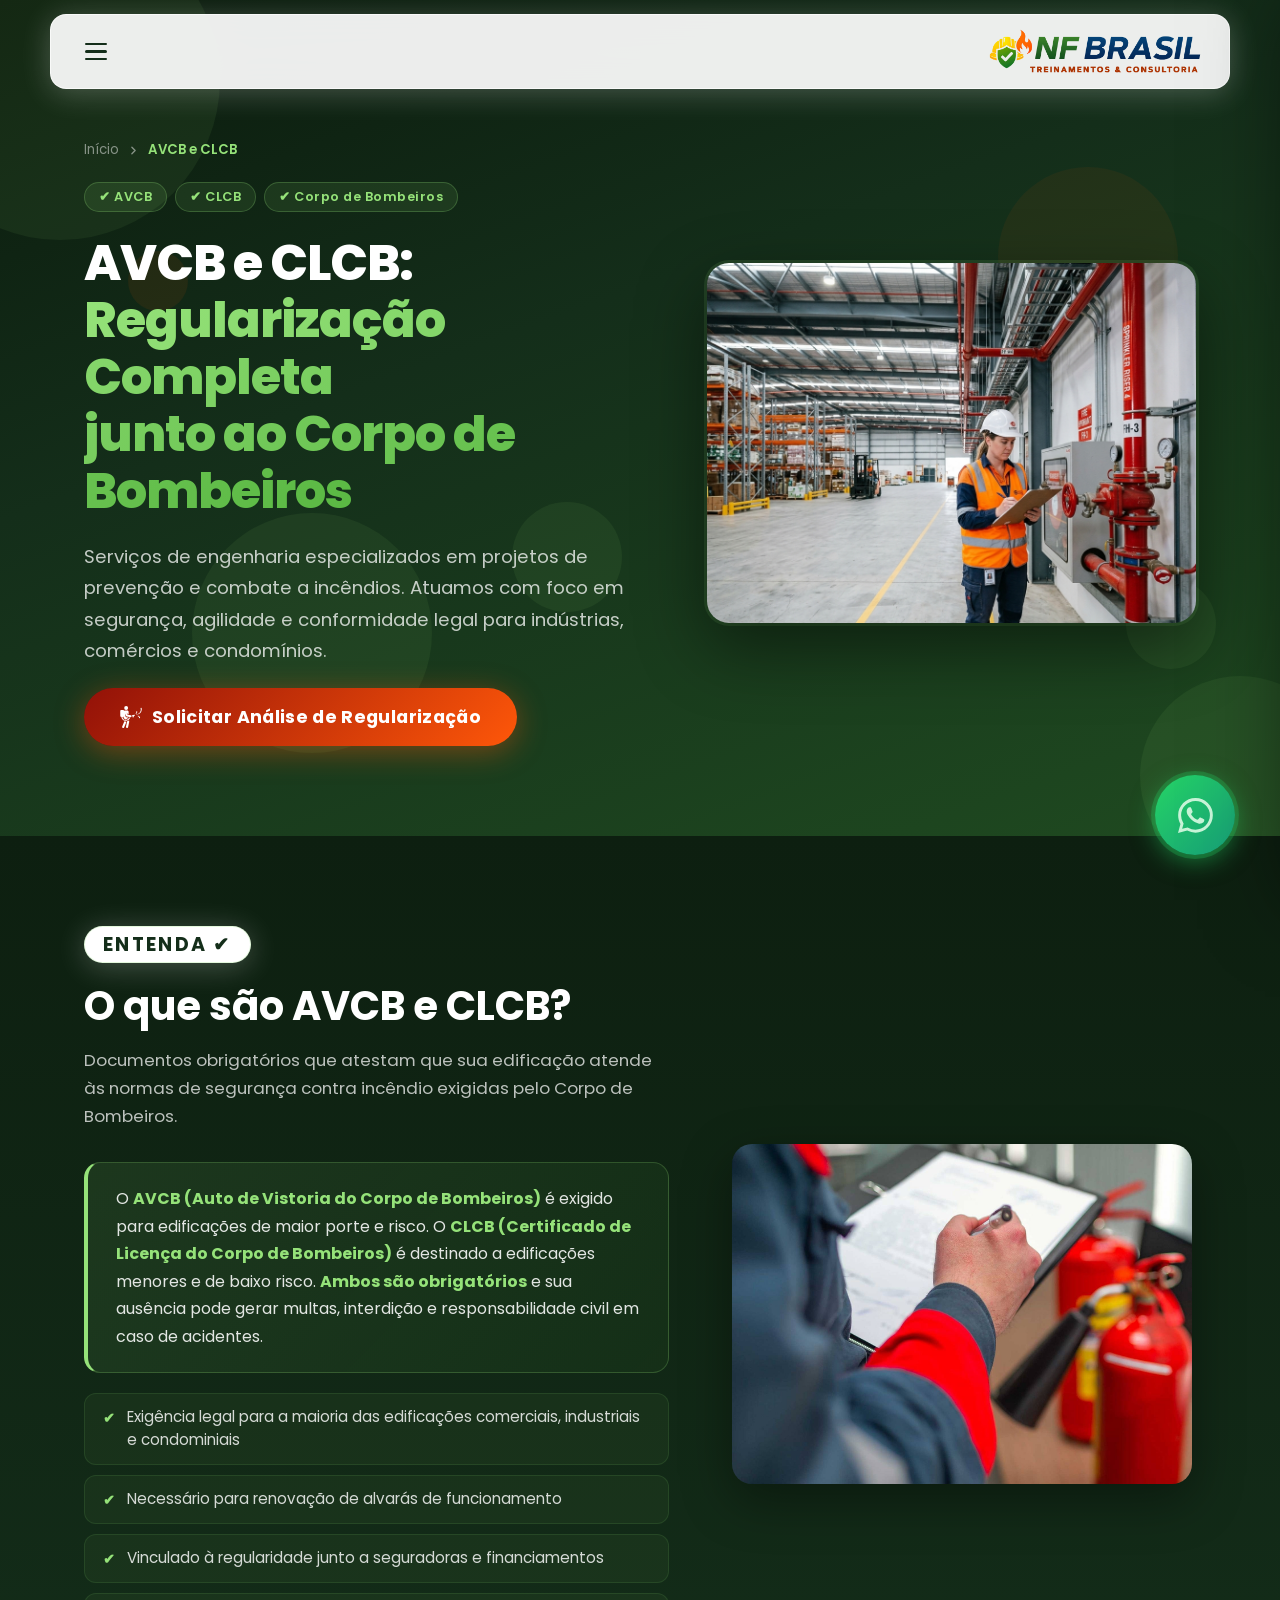
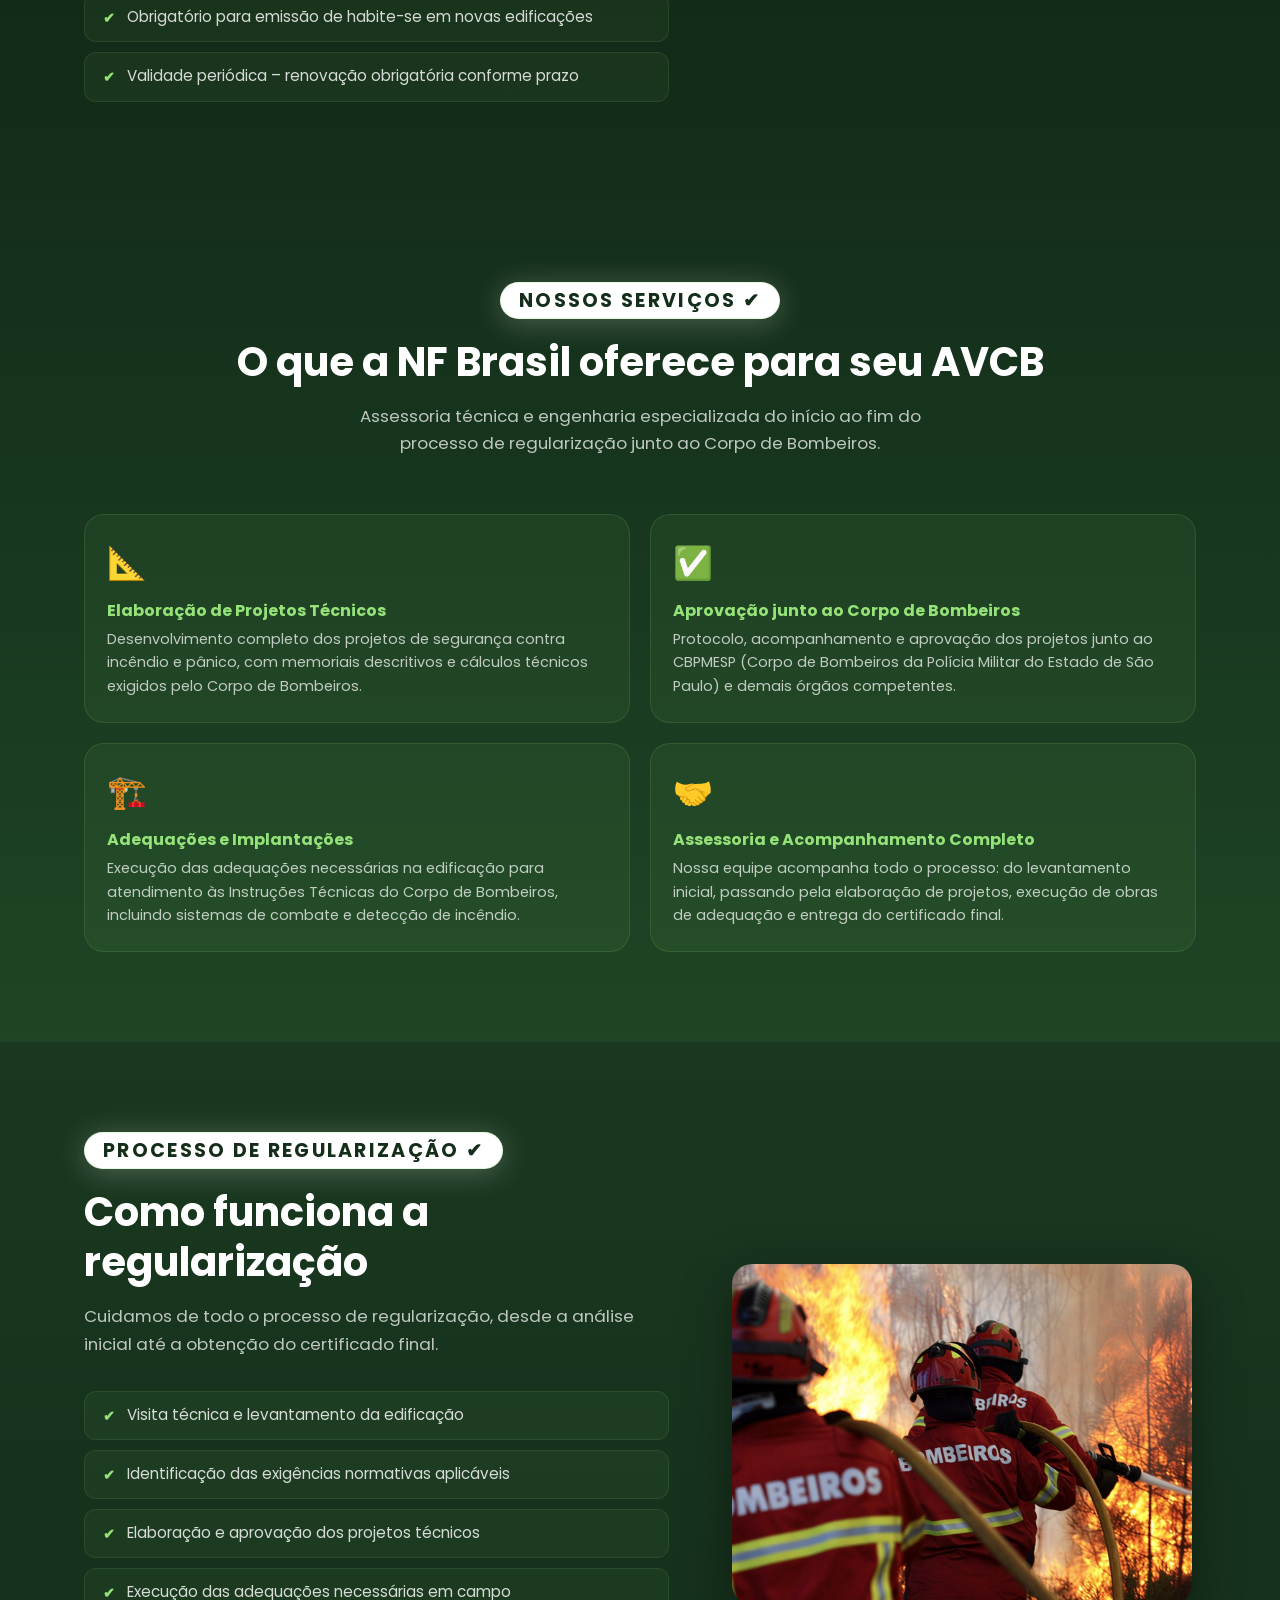
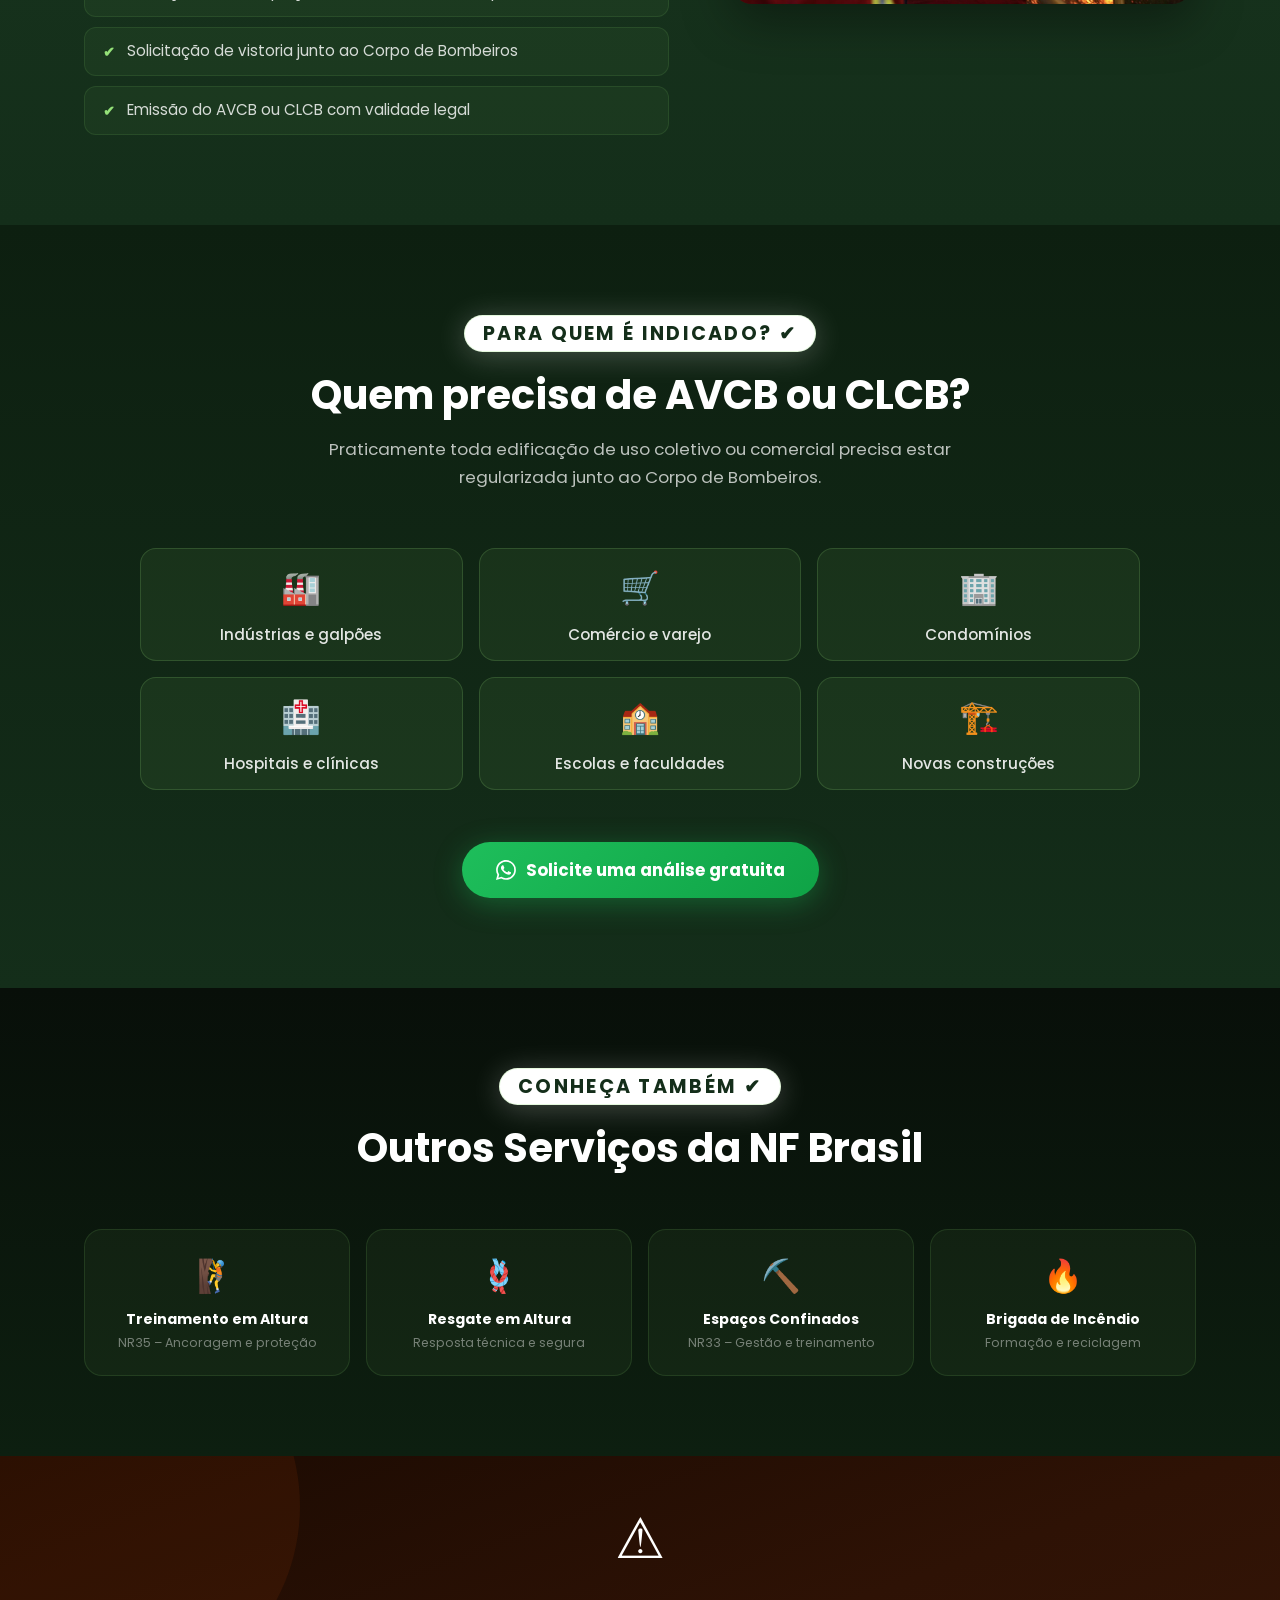
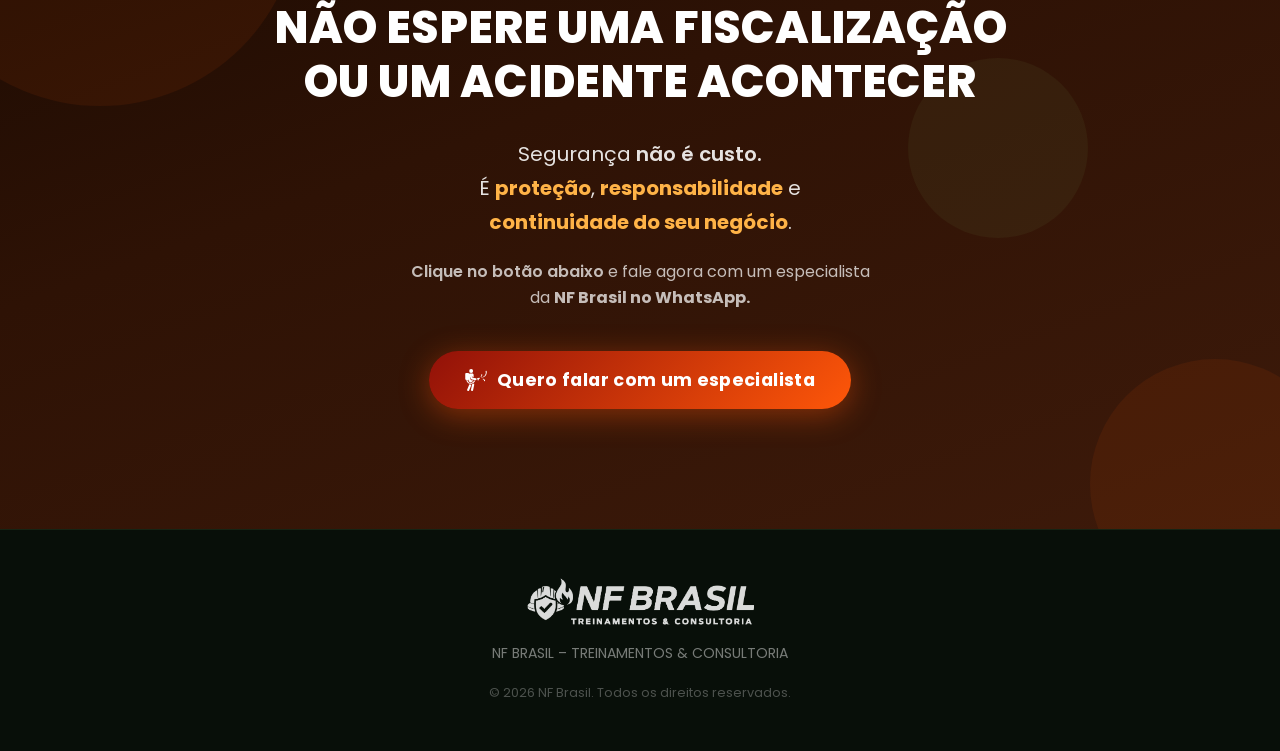
<file: avcb.html>
<!DOCTYPE html>
<html lang="pt-BR">
<head>
  <meta charset="UTF-8">
  <meta name="viewport" content="width=device-width, initial-scale=1.0">
  <meta name="description" content="NF Brasil realiza projetos de prevenção e combate a incêndios para obtenção e regularização de AVCB e CLCB junto ao Corpo de Bombeiros. Elaboração de projetos, adequações e assessoria completa.">
  <title>AVCB e CLCB – NF BRASIL</title>
  <link rel="preconnect" href="https://fonts.googleapis.com">
  <link rel="preconnect" href="https://fonts.gstatic.com" crossorigin>
  <link href="https://fonts.googleapis.com/css2?family=Poppins:wght@400;600;700;800&display=swap" rel="stylesheet">
  <link rel="stylesheet" href="style.css">
</head>
<body>

  <nav id="navbar" role="navigation" aria-label="Menu principal">
    <div class="nav-top-row">
      <button class="burger-btn" id="burger-btn" aria-label="Abrir menu de navegação" aria-expanded="false">
        <span></span><span></span><span></span>
      </button>
      <div class="nav-logo-wrap">
        <a href="index.html"><img src="assets/Logo.png" alt="NF Brasil" class="nav-logo" id="nav-logo"></a>
      </div>
      <div class="nav-spacer" aria-hidden="true"></div>
    </div>
    <div class="nav-bottom-row">
      <a href="https://api.whatsapp.com/send?phone=5516999999999&text=Olá!%20Quero%20falar%20sobre%20AVCB%20e%20CLCB." target="_blank" rel="noopener noreferrer" class="nav-whatsapp" id="btn-nav-whatsapp">
        <svg xmlns="http://www.w3.org/2000/svg" width="20" height="20" fill="currentColor" viewBox="0 0 16 16" aria-hidden="true"><path d="M13.601 2.326A7.854 7.854 0 0 0 7.994 0C3.627 0 .068 3.558.064 7.926c0 1.399.366 2.76 1.057 3.965L0 16l4.204-1.102a7.933 7.933 0 0 0 3.79.965h.004c4.368 0 7.926-3.558 7.93-7.93A7.898 7.898 0 0 0 13.6 2.326zM7.994 14.521a6.573 6.573 0 0 1-3.356-.92l-.24-.144-2.494.654.666-2.433-.156-.251a6.56 6.56 0 0 1-1.007-3.505c0-3.626 2.957-6.584 6.591-6.584a6.56 6.56 0 0 1 4.66 1.931 6.557 6.557 0 0 1 1.928 4.66c-.004 3.639-2.961 6.592-6.592 6.592zm3.615-4.934c-.197-.099-1.17-.578-1.353-.646-.182-.065-.315-.099-.445.099-.133.197-.513.646-.627.775-.114.133-.232.148-.43.05-.197-.1-.836-.308-1.592-.985-.59-.525-.985-1.175-1.103-1.372-.114-.198-.011-.304.088-.403.087-.088.197-.232.296-.346.1-.114.133-.198.198-.33.065-.134.034-.248-.015-.347-.05-.099-.445-1.076-.612-1.47-.16-.389-.323-.335-.445-.34-.114-.007-.247-.007-.38-.007a.729.729 0 0 0-.529.247c-.182.198-.691.677-.691 1.654 0 .977.71 1.916.81 2.049.098.133 1.394 2.132 3.383 2.992.47.205.84.326 1.129.418.475.152.904.129 1.246.08.38-.058 1.171-.48 1.338-.943.164-.464.164-.86.114-.943-.049-.084-.182-.133-.38-.232z"/></svg>
        Fale com um profissional no WhatsApp
      </a>
    </div>
  </nav>

  <div class="burger-overlay" id="burger-overlay" aria-hidden="true"></div>
  <aside class="burger-menu" id="burger-menu" aria-label="Menu de serviços">
    <div class="burger-menu-header">
      <a href="index.html"><img src="assets/Logo-footer.png" alt="NF Brasil" class="burger-logo"></a>
      <button class="burger-close" id="burger-close" aria-label="Fechar menu"><svg width="18" height="18" viewBox="0 0 24 24" fill="none" stroke="currentColor" stroke-width="2.5" stroke-linecap="round" stroke-linejoin="round"><line x1="18" y1="6" x2="6" y2="18"/><line x1="6" y1="6" x2="18" y2="18"/></svg></button>
    </div>
    <nav class="burger-nav">
      <ul>
        <li class="burger-nav-item"><a href="index.html" class="burger-nav-link"><span class="burger-nav-link-label">Início</span></a></li>
        <div class="burger-divider"></div>
        <li class="burger-nav-item"><a href="nr35-treinamento-em-altura.html" class="burger-nav-link"><span class="burger-nav-link-label">Treinamento em Altura<span class="burger-nav-link-sub">NR35</span></span></a></li>
        <li class="burger-nav-item"><a href="resgate-em-altura.html" class="burger-nav-link"><span class="burger-nav-link-label">Resgate em Altura</span></a></li>
        <li class="burger-nav-item"><a href="nr33-espacos-confinados.html" class="burger-nav-link"><span class="burger-nav-link-label">Espaços Confinados<span class="burger-nav-link-sub">NR33</span></span></a></li>
        <li class="burger-nav-item"><a href="brigada-de-incendio.html" class="burger-nav-link"><span class="burger-nav-link-label">Brigada de Incêndio</span></a></li>
        <li class="burger-nav-item"><a href="avcb.html" class="burger-nav-link"><span class="burger-nav-link-label">AVCB</span></a></li>
      </ul>
    </nav>
    <div class="burger-cta-wrap">
      <a href="https://api.whatsapp.com/send?phone=5516999999999&text=Ol%C3%A1!%20Quero%20falar%20com%20um%20especialista%20da%20NF%20Brasil." target="_blank" rel="noopener noreferrer" class="burger-wa-btn">
        <svg xmlns="http://www.w3.org/2000/svg" width="18" height="18" fill="currentColor" viewBox="0 0 16 16" aria-hidden="true"><path d="M13.601 2.326A7.854 7.854 0 0 0 7.994 0C3.627 0 .068 3.558.064 7.926c0 1.399.366 2.76 1.057 3.965L0 16l4.204-1.102a7.933 7.933 0 0 0 3.79.965h.004c4.368 0 7.926-3.558 7.93-7.93A7.898 7.898 0 0 0 13.6 2.326zM7.994 14.521a6.573 6.573 0 0 1-3.356-.92l-.24-.144-2.494.654.666-2.433-.156-.251a6.56 6.56 0 0 1-1.007-3.505c0-3.626 2.957-6.584 6.591-6.584a6.56 6.56 0 0 1 4.66 1.931 6.557 6.557 0 0 1 1.928 4.66c-.004 3.639-2.961 6.592-6.592 6.592zm3.615-4.934c-.197-.099-1.17-.578-1.353-.646-.182-.065-.315-.099-.445.099-.133.197-.513.646-.627.775-.114.133-.232.148-.43.05-.197-.1-.836-.308-1.592-.985-.59-.525-.985-1.175-1.103-1.372-.114-.198-.011-.304.088-.403.087-.088.197-.232.296-.346.1-.114.133-.198.198-.33.065-.134.034-.248-.015-.347-.05-.099-.445-1.076-.612-1.47-.16-.389-.323-.335-.445-.34-.114-.007-.247-.007-.38-.007a.729.729 0 0 0-.529.247c-.182.198-.691.677-.691 1.654 0 .977.71 1.916.81 2.049.098.133 1.394 2.132 3.383 2.992.47.205.84.326 1.129.418.475.152.904.129 1.246.08.38-.058 1.171-.48 1.338-.943.164-.464.164-.86.114-.943-.049-.084-.182-.133-.38-.232z"/></svg>
        Fale conosco no WhatsApp
      </a>
    </div>
  </aside>

  <!-- HERO -->
  <section id="page-hero-avcb" class="page-hero" aria-labelledby="avcb-hero-title">
    <div class="hero-bg-particles" aria-hidden="true"><span></span><span></span><span></span><span></span><span></span><span></span><span></span><span></span></div>
    <div class="page-hero-inner container">
      <div class="page-hero-content">
        <nav class="page-breadcrumb" aria-label="Breadcrumb">
          <a href="index.html">Início</a>
          <svg width="13" height="13" viewBox="0 0 24 24" fill="none" stroke="currentColor" stroke-width="2.5" stroke-linecap="round" stroke-linejoin="round"><polyline points="9 18 15 12 9 6"/></svg>
          <span class="bc-current">AVCB e CLCB</span>
        </nav>
        <div class="page-badges">
          <span class="page-badge">✔ AVCB</span>
          <span class="page-badge">✔ CLCB</span>
          <span class="page-badge">✔ Corpo de Bombeiros</span>
        </div>
        <h1 class="page-hero-title" id="avcb-hero-title">
          AVCB e CLCB:<br><span class="page-hero-accent">Regularização Completa<br>junto ao Corpo de Bombeiros</span>
        </h1>
        <p class="page-hero-subtitle">
          Serviços de engenharia especializados em projetos de prevenção e combate a incêndios. Atuamos com foco em segurança, agilidade e conformidade legal para indústrias, comércios e condomínios.
        </p>
        <a href="https://api.whatsapp.com/send?phone=5516999999999&text=Ol%C3%A1!%20Quero%20solicitar%20uma%20proposta%20para%20AVCB%20ou%20CLCB." target="_blank" rel="noopener noreferrer" class="btn-hero" id="btn-avcb-hero">
          <svg xmlns="http://www.w3.org/2000/svg" viewBox="0 0 28 28" xml:space="preserve" width="22" height="22" fill="white"><path d="m7.944 20.412-.094-.76a7.4 7.4 0 0 1-1.067.026 7 7 0 0 1-1.725-.291l.125 1.004-2.356 5.718a1.369 1.369 0 1 0 2.531 1.043l2.493-6.05a1.4 1.4 0 0 0 .093-.69m3.766-.626-.217-1.663a6.5 6.5 0 0 1-2.586 1.343l.058.442-1.364 6.439a1.369 1.369 0 1 0 2.679.567l1.412-6.668q.048-.228.018-.461m7.252-8.22a.69.69 0 0 0-.856-.478l-2.851.807c.253.388.374.863.313 1.353l.682-.193-.195.719a.693.693 0 1 0 1.339.363l.412-1.523.677-.192a.69.69 0 0 0 .478-.856m-8.65-9.081a2.484 2.484 0 0 1-2.484 2.484 2.484 2.484 0 0 1-2.485-2.484 2.484 2.484 0 0 1 4.969 0m3.443 9.33-4.093-.656-1.35-2.961 1.789 2.2.888.142v-3.15c0-.927-.751-1.678-1.678-1.678H6.318a1.67 1.67 0 0 0-1.057.375 1.324 1.324 0 0 0-1.27-.952h-2.36C.9 5.134.308 5.727.308 6.457v6.223c0 .491.268.919.665 1.148.334.192.621.176.786.176.124.942.473 2.281 1.426 3.333.889.982 2.112 1.515 3.634 1.584 2.265.103 4.089-.894 5.37-2.662.327-.452.583-.906.78-1.312l-1.443-.231a7 7 0 0 1-.486.763c-1.058 1.442-2.457 2.134-4.159 2.056-1.135-.052-2.031-.43-2.663-1.124-.661-.726-.939-1.68-1.056-2.408h.829c.236 0 .457-.062.649-.17l-.041 1.847c.51.696 1.262 1.05 2.316 1.098 1.517.069 2.655-.562 3.535-1.777a6 6 0 0 0 .274-.413l-2.207-.354c-.969-.155-1.499-.946-1.577-1.337l-.685-3.431 1.49 3.27a1.2 1.2 0 0 0 .901.686l4.728.757a1.198 1.198 0 1 0 .38-2.366m13.833-9.024a.696.696 0 0 0-.855-.488.696.696 0 0 0-.487.86c.277 1.016.209 2.463-.094 3.354-.407 1.321-1.247 2.373-2.412 3.152-1.146.74-2.055 1.047-3.355 1.397l-.01.003a.182.182 0 0 0 .08.354c1.232-.219 2.213-.409 3.643-1.166 1.42-.782 2.466-1.934 3.057-3.38.263-.606.416-1.333.494-1.99.099-.922.013-1.824-.062-2.097m-6.459 3.821a.706.706 0 0 0-.447.899l.002-.006c.056.093.173.626-.046 1.138-.191.478-.574.793-.925 1.032l-.01.007a.176.176 0 0 0 .146.315c.586-.16 1.099-.403 1.51-.866.438-.477.702-1.194.699-1.774-.01-.633-.519-.879-.929-.744m4.408 7.91c-.019-.061-.059-.267-.266-.617a2.75 2.75 0 0 0-.93-.946c-.566-.349-1.137-.409-1.696-.396a.18.18 0 0 0-.164.123.176.176 0 0 0 .115.221c.218.069.806.238 1.194.726.346.413.403.954.372 1.076l-.003-.005a.706.706 0 1 0 1.378-.183"/></svg>
          Solicitar Análise de Regularização
        </a>
        <div class="page-hero-img-mobile"><img src="assets/avcb.png" alt="Regularização AVCB e CLCB" class="page-img"></div>
      </div>
      <div class="page-hero-img-col">
        <img src="assets/avcb.png" alt="Regularização AVCB e CLCB" class="page-img">
      </div>
    </div>
  </section>

  <!-- O QUE É AVCB -->
  <section id="avcb-oque" class="section-dark" aria-labelledby="avcb-oque-title">
    <div class="container">
      <div class="split-section split-img-left">
        <div class="split-img-col">
          <img src="assets/image-2.jpg" alt="Vistoria do Corpo de Bombeiros" class="page-split-img">
        </div>
        <div class="split-content-col">
          <div class="section-header reveal section-header-left">
            <div class="section-tag">ENTENDA ✔</div>
            <h2 class="section-title" id="avcb-oque-title">O que são AVCB e CLCB?</h2>
            <p class="section-subtitle">Documentos obrigatórios que atestam que sua edificação atende às normas de segurança contra incêndio exigidas pelo Corpo de Bombeiros.</p>
          </div>
          <div class="highlight-box reveal">
            <p>O <strong>AVCB (Auto de Vistoria do Corpo de Bombeiros)</strong> é exigido para edificações de maior porte e risco. O <strong>CLCB (Certificado de Licença do Corpo de Bombeiros)</strong> é destinado a edificações menores e de baixo risco. <strong>Ambos são obrigatórios</strong> e sua ausência pode gerar multas, interdição e responsabilidade civil em caso de acidentes.</p>
          </div>
          <ul class="service-list reveal">
            <li>Exigência legal para a maioria das edificações comerciais, industriais e condominiais</li>
            <li>Necessário para renovação de alvarás de funcionamento</li>
            <li>Vinculado à regularidade junto a seguradoras e financiamentos</li>
            <li>Obrigatório para emissão de habite-se em novas edificações</li>
            <li>Validade periódica – renovação obrigatória conforme prazo</li>
          </ul>
        </div>
      </div>
      <div class="split-img-mobile reveal">
        <img src="assets/image-2.jpg" alt="Vistoria do Corpo de Bombeiros" class="page-split-img" style="margin:0 auto;">
      </div>
    </div>
  </section>

  <!-- NOSSOS SERVIÇOS -->
  <section id="avcb-servicos" class="section-light" aria-labelledby="avcb-serv-title">
    <div class="container">
      <div class="section-header reveal">
        <div class="section-tag">NOSSOS SERVIÇOS ✔</div>
        <h2 class="section-title" id="avcb-serv-title">O que a NF Brasil oferece para seu AVCB</h2>
        <p class="section-subtitle">Assessoria técnica e engenharia especializada do início ao fim do processo de regularização junto ao Corpo de Bombeiros.</p>
      </div>
      <div class="feature-grid reveal">
        <div class="feature-card">
          <div class="feature-card-icon">📐</div>
          <h3>Elaboração de Projetos Técnicos</h3>
          <p>Desenvolvimento completo dos projetos de segurança contra incêndio e pânico, com memoriais descritivos e cálculos técnicos exigidos pelo Corpo de Bombeiros.</p>
        </div>
        <div class="feature-card">
          <div class="feature-card-icon">✅</div>
          <h3>Aprovação junto ao Corpo de Bombeiros</h3>
          <p>Protocolo, acompanhamento e aprovação dos projetos junto ao CBPMESP (Corpo de Bombeiros da Polícia Militar do Estado de São Paulo) e demais órgãos competentes.</p>
        </div>
        <div class="feature-card">
          <div class="feature-card-icon">🏗️</div>
          <h3>Adequações e Implantações</h3>
          <p>Execução das adequações necessárias na edificação para atendimento às Instruções Técnicas do Corpo de Bombeiros, incluindo sistemas de combate e detecção de incêndio.</p>
        </div>
        <div class="feature-card">
          <div class="feature-card-icon">🤝</div>
          <h3>Assessoria e Acompanhamento Completo</h3>
          <p>Nossa equipe acompanha todo o processo: do levantamento inicial, passando pela elaboração de projetos, execução de obras de adequação e entrega do certificado final.</p>
        </div>
      </div>
    </div>
  </section>

  <!-- REGULARIZAÇÃO DE EDIFICAÇÕES -->
  <section id="avcb-regularizacao" class="section-alt" aria-labelledby="avcb-reg-title">
    <div class="container">
      <div class="split-section split-img-right">
        <div class="split-content-col">
          <div class="section-header reveal section-header-left">
            <div class="section-tag">PROCESSO DE REGULARIZAÇÃO ✔</div>
            <h2 class="section-title" id="avcb-reg-title">Como funciona a regularização</h2>
            <p class="section-subtitle">Cuidamos de todo o processo de regularização, desde a análise inicial até a obtenção do certificado final.</p>
          </div>
          <ul class="service-list reveal">
            <li>Visita técnica e levantamento da edificação</li>
            <li>Identificação das exigências normativas aplicáveis</li>
            <li>Elaboração e aprovação dos projetos técnicos</li>
            <li>Execução das adequações necessárias em campo</li>
            <li>Solicitação de vistoria junto ao Corpo de Bombeiros</li>
            <li>Emissão do AVCB ou CLCB com validade legal</li>
          </ul>
        </div>
        <div class="split-img-col">
          <img src="assets/image-4.jpg" alt="Processo de regularização AVCB" class="page-split-img">
        </div>
      </div>
      <div class="split-img-mobile reveal">
        <img src="assets/image-4.jpg" alt="Regularização AVCB" class="page-split-img" style="margin:0 auto;">
      </div>
    </div>
  </section>

  <!-- PARA QUEM -->
  <section id="avcb-paraquem" class="section-dark" aria-labelledby="avcb-paraquem-title">
    <div class="container">
      <div class="section-header reveal">
        <div class="section-tag">PARA QUEM É INDICADO? ✔</div>
        <h2 class="section-title" id="avcb-paraquem-title">Quem precisa de AVCB ou CLCB?</h2>
        <p class="section-subtitle">Praticamente toda edificação de uso coletivo ou comercial precisa estar regularizada junto ao Corpo de Bombeiros.</p>
      </div>
      <div class="paraquem-grid reveal">
        <div class="paraquem-item"><span class="paraquem-icon">🏭</span><p>Indústrias e galpões</p></div>
        <div class="paraquem-item"><span class="paraquem-icon">🛒</span><p>Comércio e varejo</p></div>
        <div class="paraquem-item"><span class="paraquem-icon">🏢</span><p>Condomínios</p></div>
        <div class="paraquem-item"><span class="paraquem-icon">🏥</span><p>Hospitais e clínicas</p></div>
        <div class="paraquem-item"><span class="paraquem-icon">🏫</span><p>Escolas e faculdades</p></div>
        <div class="paraquem-item"><span class="paraquem-icon">🏗️</span><p>Novas construções</p></div>
      </div>
      <div class="section-cta reveal">
        <a href="https://api.whatsapp.com/send?phone=5516999999999&text=Ol%C3%A1!%20Quero%20regularizar%20minha%20empresa%20com%20AVCB%20ou%20CLCB." target="_blank" rel="noopener noreferrer" class="btn-cta" id="btn-avcb-paraquem">
          <svg xmlns="http://www.w3.org/2000/svg" width="20" height="20" fill="currentColor" viewBox="0 0 16 16" aria-hidden="true"><path d="M13.601 2.326A7.854 7.854 0 0 0 7.994 0C3.627 0 .068 3.558.064 7.926c0 1.399.366 2.76 1.057 3.965L0 16l4.204-1.102a7.933 7.933 0 0 0 3.79.965h.004c4.368 0 7.926-3.558 7.93-7.93A7.898 7.898 0 0 0 13.6 2.326zM7.994 14.521a6.573 6.573 0 0 1-3.356-.92l-.24-.144-2.494.654.666-2.433-.156-.251a6.56 6.56 0 0 1-1.007-3.505c0-3.626 2.957-6.584 6.591-6.584a6.56 6.56 0 0 1 4.66 1.931 6.557 6.557 0 0 1 1.928 4.66c-.004 3.639-2.961 6.592-6.592 6.592zm3.615-4.934c-.197-.099-1.17-.578-1.353-.646-.182-.065-.315-.099-.445.099-.133.197-.513.646-.627.775-.114.133-.232.148-.43.05-.197-.1-.836-.308-1.592-.985-.59-.525-.985-1.175-1.103-1.372-.114-.198-.011-.304.088-.403.087-.088.197-.232.296-.346.1-.114.133-.198.198-.33.065-.134.034-.248-.015-.347-.05-.099-.445-1.076-.612-1.47-.16-.389-.323-.335-.445-.34-.114-.007-.247-.007-.38-.007a.729.729 0 0 0-.529.247c-.182.198-.691.677-.691 1.654 0 .977.71 1.916.81 2.049.098.133 1.394 2.132 3.383 2.992.47.205.84.326 1.129.418.475.152.904.129 1.246.08.38-.058 1.171-.48 1.338-.943.164-.464.164-.86.114-.943-.049-.084-.182-.133-.38-.232z"/></svg>
          Solicite uma análise gratuita
        </a>
      </div>
    </div>
  </section>

  <!-- OUTROS SERVIÇOS -->
  <section class="related-services" aria-labelledby="avcb-related-title">
    <div class="container">
      <div class="section-header reveal">
        <div class="section-tag">CONHEÇA TAMBÉM ✔</div>
        <h2 class="section-title" id="avcb-related-title">Outros Serviços da NF Brasil</h2>
      </div>
      <div class="related-grid reveal">
        <div class="related-card"><a href="nr35-treinamento-em-altura.html"><div class="related-icon">🧗</div><h3>Treinamento em Altura</h3><p>NR35 – Ancoragem e proteção</p></a></div>
        <div class="related-card"><a href="resgate-em-altura.html"><div class="related-icon">🪢</div><h3>Resgate em Altura</h3><p>Resposta técnica e segura</p></a></div>
        <div class="related-card"><a href="nr33-espacos-confinados.html"><div class="related-icon">⛏️</div><h3>Espaços Confinados</h3><p>NR33 – Gestão e treinamento</p></a></div>
        <div class="related-card"><a href="brigada-de-incendio.html"><div class="related-icon">🔥</div><h3>Brigada de Incêndio</h3><p>Formação e reciclagem</p></a></div>
      </div>
    </div>
  </section>

  <!-- CTA FINAL -->
  <section id="cta-final" aria-labelledby="avcb-cta-title">
    <div class="cta-final-bg" aria-hidden="true"><span></span><span></span><span></span></div>
    <div class="container">
      <div class="cta-final-content reveal">
        <div class="cta-final-warning" aria-hidden="true">⚠</div>
        <h2 class="cta-final-title" id="avcb-cta-title">NÃO ESPERE UMA FISCALIZAÇÃO<br>OU UM ACIDENTE ACONTECER</h2>
        <p class="cta-final-text">Segurança <span class="accent-light">não é custo.</span><br>É <strong>proteção</strong>, <strong>responsabilidade</strong> e <br><strong>continuidade do seu negócio</strong>.</p>
        <p class="cta-final-sub"><span class="accent-light">Clique no botão abaixo</span> e fale agora com um especialista da <strong>NF Brasil no WhatsApp.</strong></p>
        <a href="https://api.whatsapp.com/send?phone=5516999999999&text=Ol%C3%A1!%20Quero%20falar%20com%20um%20especialista%20da%20NF%20Brasil%20sobre%20AVCB." target="_blank" rel="noopener noreferrer" class="btn-hero" id="btn-avcb-cta-final">
          <svg xmlns="http://www.w3.org/2000/svg" viewBox="0 0 28 28" xml:space="preserve" width="22" height="22" fill="white"><path d="m7.944 20.412-.094-.76a7.4 7.4 0 0 1-1.067.026 7 7 0 0 1-1.725-.291l.125 1.004-2.356 5.718a1.369 1.369 0 1 0 2.531 1.043l2.493-6.05a1.4 1.4 0 0 0 .093-.69m3.766-.626-.217-1.663a6.5 6.5 0 0 1-2.586 1.343l.058.442-1.364 6.439a1.369 1.369 0 1 0 2.679.567l1.412-6.668q.048-.228.018-.461m7.252-8.22a.69.69 0 0 0-.856-.478l-2.851.807c.253.388.374.863.313 1.353l.682-.193-.195.719a.693.693 0 1 0 1.339.363l.412-1.523.677-.192a.69.69 0 0 0 .478-.856m-8.65-9.081a2.484 2.484 0 0 1-2.484 2.484 2.484 2.484 0 0 1-2.485-2.484 2.484 2.484 0 0 1 4.969 0m3.443 9.33-4.093-.656-1.35-2.961 1.789 2.2.888.142v-3.15c0-.927-.751-1.678-1.678-1.678H6.318a1.67 1.67 0 0 0-1.057.375 1.324 1.324 0 0 0-1.27-.952h-2.36C.9 5.134.308 5.727.308 6.457v6.223c0 .491.268.919.665 1.148.334.192.621.176.786.176.124.942.473 2.281 1.426 3.333.889.982 2.112 1.515 3.634 1.584 2.265.103 4.089-.894 5.37-2.662.327-.452.583-.906.78-1.312l-1.443-.231a7 7 0 0 1-.486.763c-1.058 1.442-2.457 2.134-4.159 2.056-1.135-.052-2.031-.43-2.663-1.124-.661-.726-.939-1.68-1.056-2.408h.829c.236 0 .457-.062.649-.17l-.041 1.847c.51.696 1.262 1.05 2.316 1.098 1.517.069 2.655-.562 3.535-1.777a6 6 0 0 0 .274-.413l-2.207-.354c-.969-.155-1.499-.946-1.577-1.337l-.685-3.431 1.49 3.27a1.2 1.2 0 0 0 .901.686l4.728.757a1.198 1.198 0 1 0 .38-2.366m13.833-9.024a.696.696 0 0 0-.855-.488.696.696 0 0 0-.487.86c.277 1.016.209 2.463-.094 3.354-.407 1.321-1.247 2.373-2.412 3.152-1.146.74-2.055 1.047-3.355 1.397l-.01.003a.182.182 0 0 0 .08.354c1.232-.219 2.213-.409 3.643-1.166 1.42-.782 2.466-1.934 3.057-3.38.263-.606.416-1.333.494-1.99.099-.922.013-1.824-.062-2.097m-6.459 3.821a.706.706 0 0 0-.447.899l.002-.006c.056.093.173.626-.046 1.138-.191.478-.574.793-.925 1.032l-.01.007a.176.176 0 0 0 .146.315c.586-.16 1.099-.403 1.51-.866.438-.477.702-1.194.699-1.774-.01-.633-.519-.879-.929-.744m4.408 7.91c-.019-.061-.059-.267-.266-.617a2.75 2.75 0 0 0-.93-.946c-.566-.349-1.137-.409-1.696-.396a.18.18 0 0 0-.164.123.176.176 0 0 0 .115.221c.218.069.806.238 1.194.726.346.413.403.954.372 1.076l-.003-.005a.706.706 0 1 0 1.378-.183"/></svg>
          Quero falar com um especialista
        </a>
      </div>
    </div>
  </section>

  <footer id="footer">
    <div class="container">
      <div class="footer-content">
        <img src="assets/Logo-footer.png" alt="NF Brasil" class="footer-logo">
        <p class="footer-text">NF BRASIL – TREINAMENTOS &amp; CONSULTORIA</p>
        <p class="footer-copy">© 2026 NF Brasil. Todos os direitos reservados.</p>
      </div>
    </div>
  </footer>

  <a href="https://api.whatsapp.com/send?phone=5516999999999&text=Ol%C3%A1!%20Quero%20falar%20com%20um%20especialista%20da%20NF%20Brasil." target="_blank" rel="noopener noreferrer" class="whatsapp-float" id="btn-float-whatsapp" aria-label="Fale conosco pelo WhatsApp">
    <svg xmlns="http://www.w3.org/2000/svg" width="35" height="35" fill="white" viewBox="0 0 16 16"><path d="M13.601 2.326A7.854 7.854 0 0 0 7.994 0C3.627 0 .068 3.558.064 7.926c0 1.399.366 2.76 1.057 3.965L0 16l4.204-1.102a7.933 7.933 0 0 0 3.79.965h.004c4.368 0 7.926-3.558 7.93-7.93A7.898 7.898 0 0 0 13.6 2.326zM7.994 14.521a6.573 6.573 0 0 1-3.356-.92l-.24-.144-2.494.654.666-2.433-.156-.251a6.56 6.56 0 0 1-1.007-3.505c0-3.626 2.957-6.584 6.591-6.584a6.56 6.56 0 0 1 4.66 1.931 6.557 6.557 0 0 1 1.928 4.66c-.004 3.639-2.961 6.592-6.592 6.592zm3.615-4.934c-.197-.099-1.17-.578-1.353-.646-.182-.065-.315-.099-.445.099-.133.197-.513.646-.627.775-.114.133-.232.148-.43.05-.197-.1-.836-.308-1.592-.985-.59-.525-.985-1.175-1.103-1.372-.114-.198-.011-.304.088-.403.087-.088.197-.232.296-.346.1-.114.133-.198.198-.33.065-.134.034-.248-.015-.347-.05-.099-.445-1.076-.612-1.47-.16-.389-.323-.335-.445-.34-.114-.007-.247-.007-.38-.007a.729.729 0 0 0-.529.247c-.182.198-.691.677-.691 1.654 0 .977.71 1.916.81 2.049.098.133 1.394 2.132 3.383 2.992.47.205.84.326 1.129.418.475.152.904.129 1.246.08.38-.058 1.171-.48 1.338-.943.164-.464.164-.86.114-.943-.049-.084-.182-.133-.38-.232z"/></svg>
  </a>
  <a href="#page-hero-avcb" id="back-to-top" aria-label="Voltar ao topo">
    <svg width="22" height="22" viewBox="0 0 24 24" fill="none" stroke="currentColor" stroke-width="2.5" stroke-linecap="round" stroke-linejoin="round"><polyline points="18 15 12 9 6 15"></polyline></svg>
  </a>
  <script src="script.js"></script>
</body>
</html>
</file>
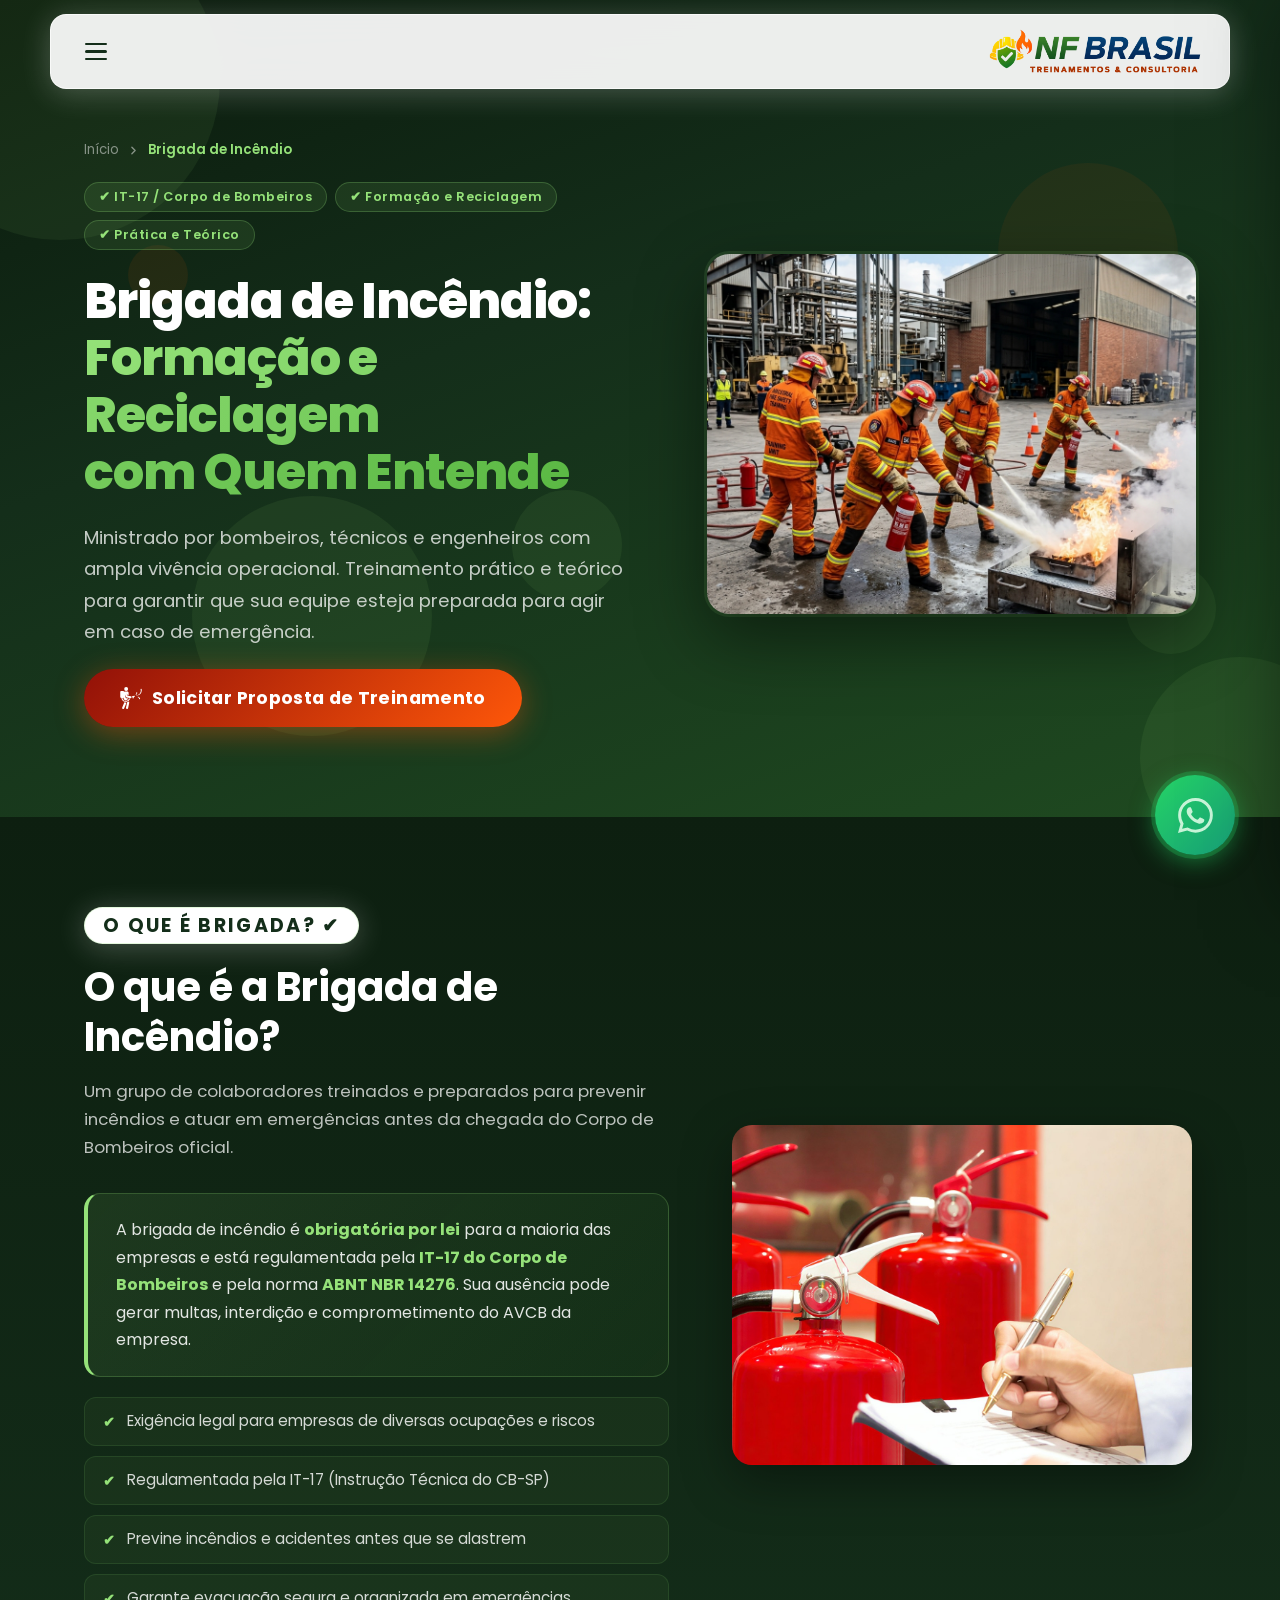
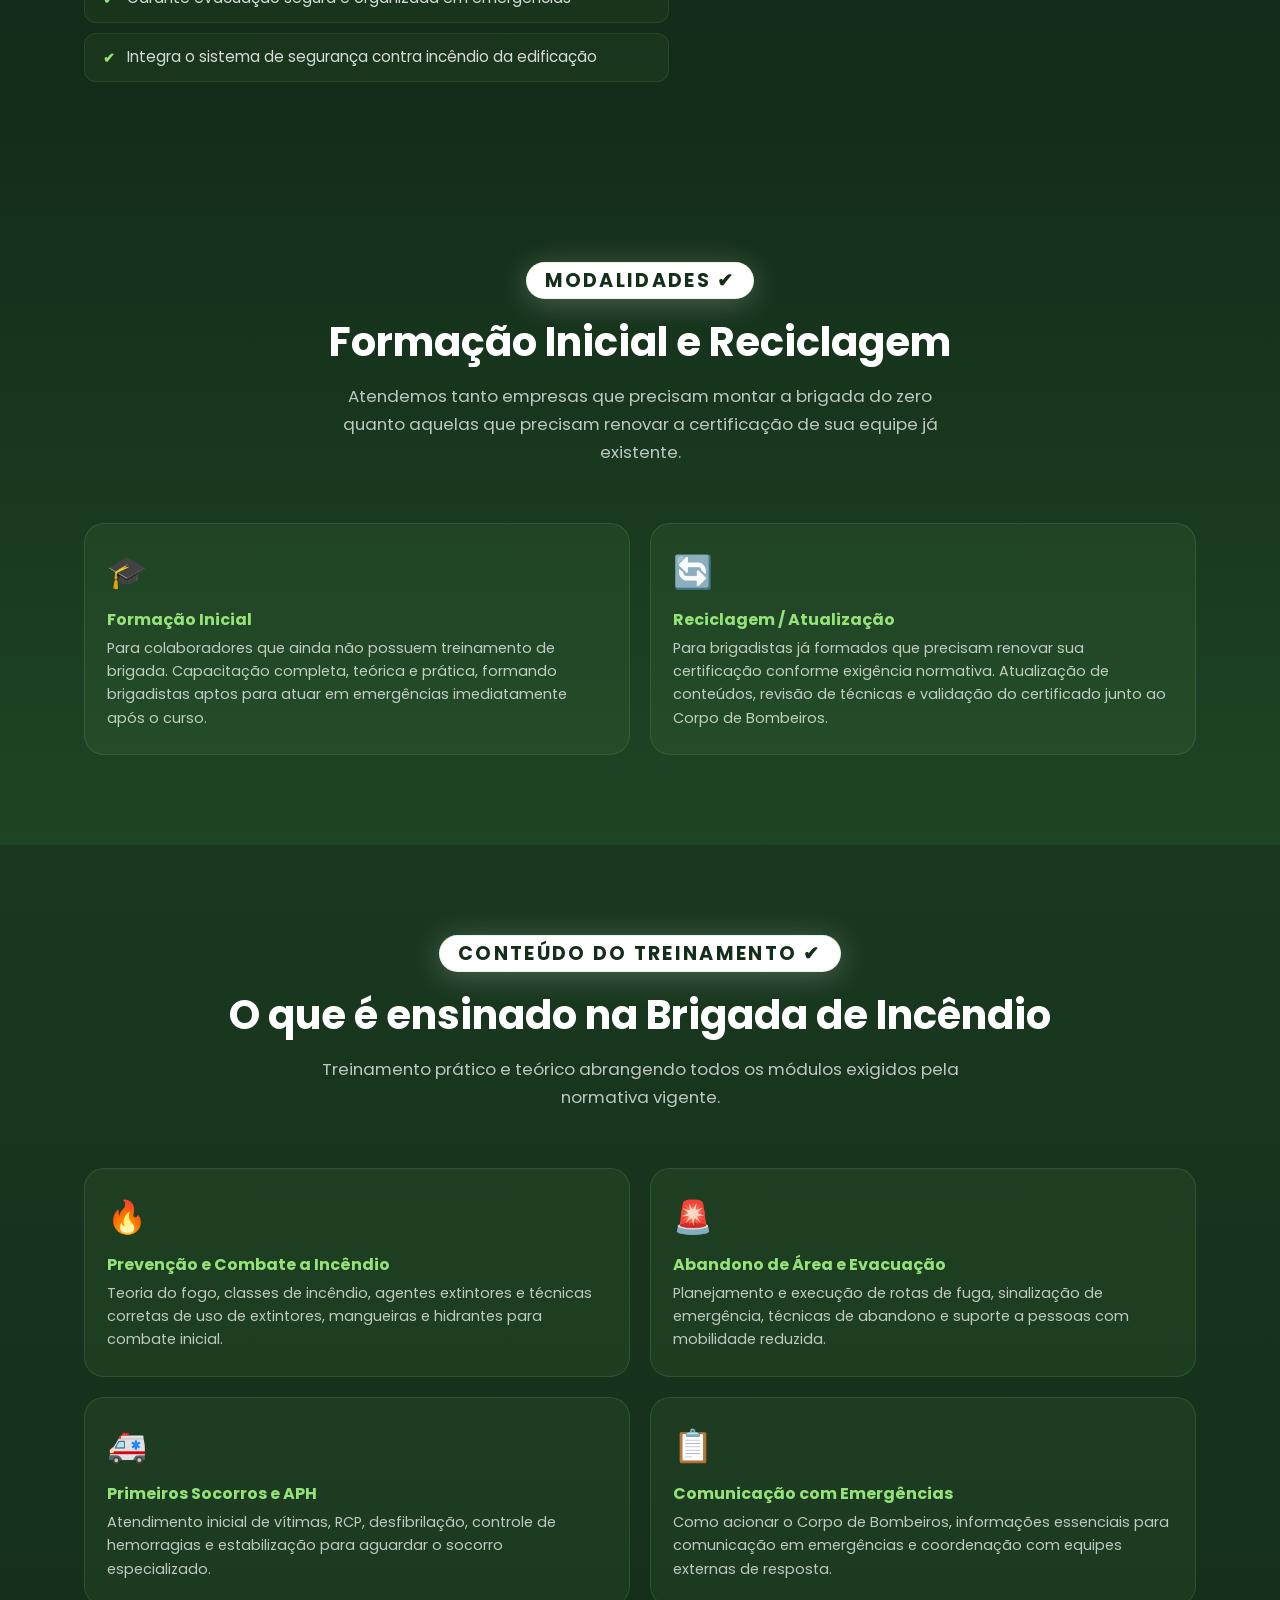
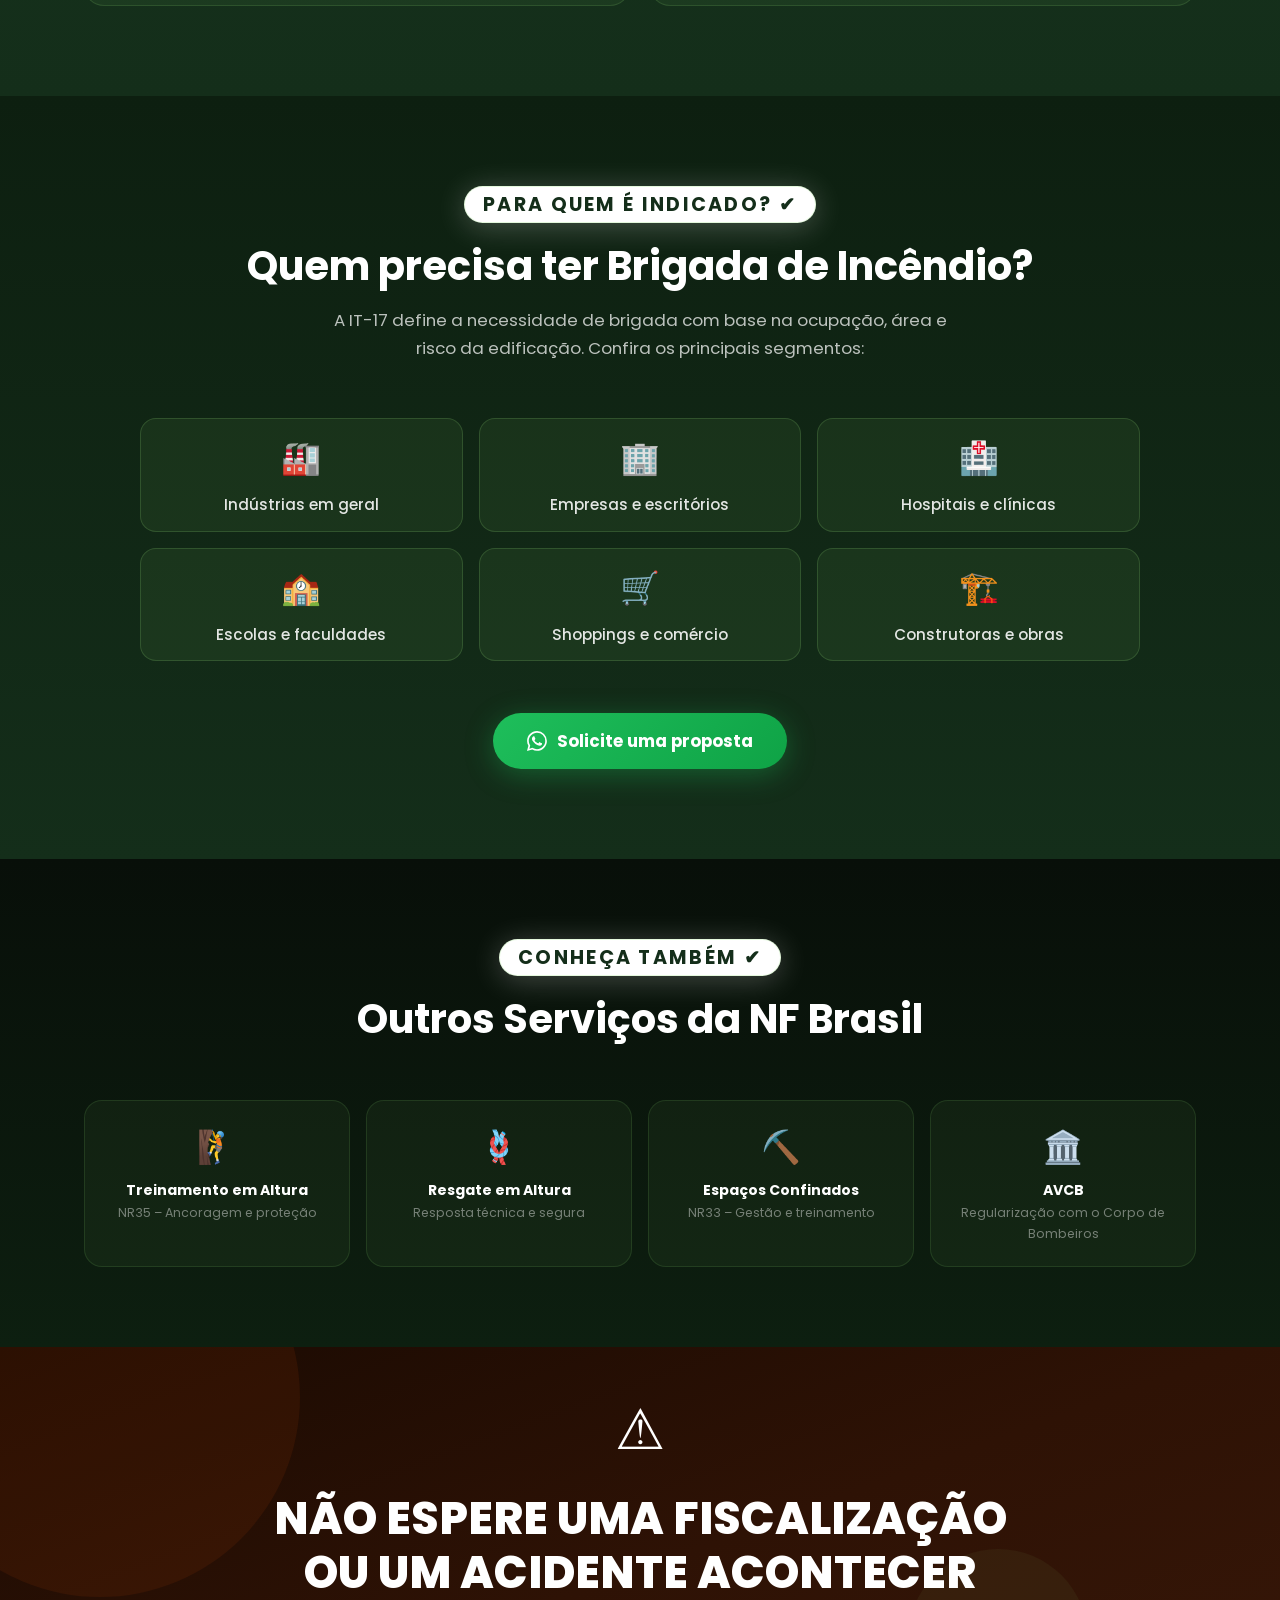
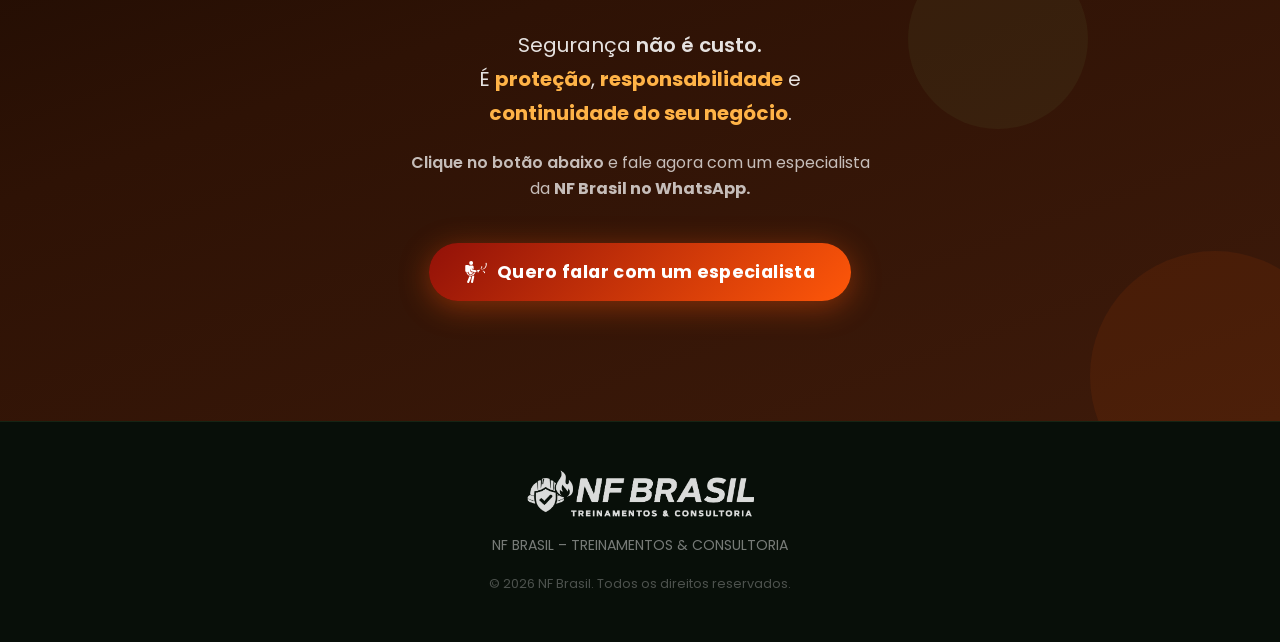
<file: brigada-de-incendio.html>
<!DOCTYPE html>
<html lang="pt-BR">

<head>
  <meta charset="UTF-8">
  <meta name="viewport" content="width=device-width, initial-scale=1.0">
  <meta name="description"
    content="NF Brasil oferece formação e reciclagem de Brigada de Incêndio conforme IT-17 e normas do Corpo de Bombeiros, com treinamento prático e teórico ministrado por bombeiros e técnicos especializados.">
  <title>Brigada de Incêndio – NF BRASIL</title>
  <link rel="preconnect" href="https://fonts.googleapis.com">
  <link rel="preconnect" href="https://fonts.gstatic.com" crossorigin>
  <link href="https://fonts.googleapis.com/css2?family=Poppins:wght@400;600;700;800&display=swap" rel="stylesheet">
  <link rel="stylesheet" href="style.css">
</head>

<body>

  <nav id="navbar" role="navigation" aria-label="Menu principal">
    <div class="nav-top-row">
      <button class="burger-btn" id="burger-btn" aria-label="Abrir menu de navegação" aria-expanded="false">
        <span></span><span></span><span></span>
      </button>
      <div class="nav-logo-wrap">
        <a href="index.html"><img src="assets/Logo.png" alt="NF Brasil" class="nav-logo" id="nav-logo"></a>
      </div>
      <div class="nav-spacer" aria-hidden="true"></div>
    </div>
    <div class="nav-bottom-row">
      <a href="https://api.whatsapp.com/send?phone=5516999999999&text=Olá!%20Quero%20falar%20sobre%20Brigada%20de%20Incêndio." target="_blank" rel="noopener noreferrer" class="nav-whatsapp" id="btn-nav-whatsapp">
        <svg xmlns="http://www.w3.org/2000/svg" width="20" height="20" fill="currentColor" viewBox="0 0 16 16" aria-hidden="true"><path d="M13.601 2.326A7.854 7.854 0 0 0 7.994 0C3.627 0 .068 3.558.064 7.926c0 1.399.366 2.76 1.057 3.965L0 16l4.204-1.102a7.933 7.933 0 0 0 3.79.965h.004c4.368 0 7.926-3.558 7.93-7.93A7.898 7.898 0 0 0 13.6 2.326zM7.994 14.521a6.573 6.573 0 0 1-3.356-.92l-.24-.144-2.494.654.666-2.433-.156-.251a6.56 6.56 0 0 1-1.007-3.505c0-3.626 2.957-6.584 6.591-6.584a6.56 6.56 0 0 1 4.66 1.931 6.557 6.557 0 0 1 1.928 4.66c-.004 3.639-2.961 6.592-6.592 6.592zm3.615-4.934c-.197-.099-1.17-.578-1.353-.646-.182-.065-.315-.099-.445.099-.133.197-.513.646-.627.775-.114.133-.232.148-.43.05-.197-.1-.836-.308-1.592-.985-.59-.525-.985-1.175-1.103-1.372-.114-.198-.011-.304.088-.403.087-.088.197-.232.296-.346.1-.114.133-.198.198-.33.065-.134.034-.248-.015-.347-.05-.099-.445-1.076-.612-1.47-.16-.389-.323-.335-.445-.34-.114-.007-.247-.007-.38-.007a.729.729 0 0 0-.529.247c-.182.198-.691.677-.691 1.654 0 .977.71 1.916.81 2.049.098.133 1.394 2.132 3.383 2.992.47.205.84.326 1.129.418.475.152.904.129 1.246.08.38-.058 1.171-.48 1.338-.943.164-.464.164-.86.114-.943-.049-.084-.182-.133-.38-.232z"/></svg>
        Fale com um profissional no WhatsApp
      </a>
    </div>
  </nav>

  <div class="burger-overlay" id="burger-overlay" aria-hidden="true"></div>
  <aside class="burger-menu" id="burger-menu" aria-label="Menu de serviços">
    <div class="burger-menu-header">
      <a href="index.html"><img src="assets/Logo-footer.png" alt="NF Brasil" class="burger-logo"></a>
      <button class="burger-close" id="burger-close" aria-label="Fechar menu"><svg width="18" height="18"
          viewBox="0 0 24 24" fill="none" stroke="currentColor" stroke-width="2.5" stroke-linecap="round"
          stroke-linejoin="round">
          <line x1="18" y1="6" x2="6" y2="18" />
          <line x1="6" y1="6" x2="18" y2="18" />
        </svg></button>
    </div>
    <nav class="burger-nav">
      <ul>
        <li class="burger-nav-item"><a href="index.html" class="burger-nav-link"><span class="burger-nav-link-label">Início</span></a></li>
        <div class="burger-divider"></div>
        <li class="burger-nav-item"><a href="nr35-treinamento-em-altura.html" class="burger-nav-link"><span class="burger-nav-link-label">Treinamento em Altura<span class="burger-nav-link-sub">NR35</span></span></a></li>
        <li class="burger-nav-item"><a href="resgate-em-altura.html" class="burger-nav-link"><span class="burger-nav-link-label">Resgate em Altura</span></a></li>
        <li class="burger-nav-item"><a href="nr33-espacos-confinados.html" class="burger-nav-link"><span class="burger-nav-link-label">Espaços Confinados<span class="burger-nav-link-sub">NR33</span></span></a></li>
        <li class="burger-nav-item"><a href="brigada-de-incendio.html" class="burger-nav-link"><span class="burger-nav-link-label">Brigada de Incêndio</span></a></li>
        <li class="burger-nav-item"><a href="avcb.html" class="burger-nav-link"><span class="burger-nav-link-label">AVCB</span></a></li>
      </ul>
    </nav>
    <div class="burger-cta-wrap">
      <a href="https://api.whatsapp.com/send?phone=5516999999999&text=Ol%C3%A1!%20Quero%20falar%20com%20um%20especialista%20da%20NF%20Brasil."
        target="_blank" rel="noopener noreferrer" class="burger-wa-btn">
        <svg xmlns="http://www.w3.org/2000/svg" width="18" height="18" fill="currentColor" viewBox="0 0 16 16"
          aria-hidden="true">
          <path
            d="M13.601 2.326A7.854 7.854 0 0 0 7.994 0C3.627 0 .068 3.558.064 7.926c0 1.399.366 2.76 1.057 3.965L0 16l4.204-1.102a7.933 7.933 0 0 0 3.79.965h.004c4.368 0 7.926-3.558 7.93-7.93A7.898 7.898 0 0 0 13.6 2.326zM7.994 14.521a6.573 6.573 0 0 1-3.356-.92l-.24-.144-2.494.654.666-2.433-.156-.251a6.56 6.56 0 0 1-1.007-3.505c0-3.626 2.957-6.584 6.591-6.584a6.56 6.56 0 0 1 4.66 1.931 6.557 6.557 0 0 1 1.928 4.66c-.004 3.639-2.961 6.592-6.592 6.592zm3.615-4.934c-.197-.099-1.17-.578-1.353-.646-.182-.065-.315-.099-.445.099-.133.197-.513.646-.627.775-.114.133-.232.148-.43.05-.197-.1-.836-.308-1.592-.985-.59-.525-.985-1.175-1.103-1.372-.114-.198-.011-.304.088-.403.087-.088.197-.232.296-.346.1-.114.133-.198.198-.33.065-.134.034-.248-.015-.347-.05-.099-.445-1.076-.612-1.47-.16-.389-.323-.335-.445-.34-.114-.007-.247-.007-.38-.007a.729.729 0 0 0-.529.247c-.182.198-.691.677-.691 1.654 0 .977.71 1.916.81 2.049.098.133 1.394 2.132 3.383 2.992.47.205.84.326 1.129.418.475.152.904.129 1.246.08.38-.058 1.171-.48 1.338-.943.164-.464.164-.86.114-.943-.049-.084-.182-.133-.38-.232z" />
        </svg>
        Fale conosco no WhatsApp
      </a>
    </div>
  </aside>

  <!-- HERO -->
  <section id="page-hero-brigada" class="page-hero" aria-labelledby="brigada-hero-title">
    <div class="hero-bg-particles" aria-hidden="true">
      <span></span><span></span><span></span><span></span><span></span><span></span><span></span><span></span></div>
    <div class="page-hero-inner container">
      <div class="page-hero-content">
        <nav class="page-breadcrumb" aria-label="Breadcrumb">
          <a href="index.html">Início</a>
          <svg width="13" height="13" viewBox="0 0 24 24" fill="none" stroke="currentColor" stroke-width="2.5"
            stroke-linecap="round" stroke-linejoin="round">
            <polyline points="9 18 15 12 9 6" />
          </svg>
          <span class="bc-current">Brigada de Incêndio</span>
        </nav>
        <div class="page-badges">
          <span class="page-badge">✔ IT-17 / Corpo de Bombeiros</span>
          <span class="page-badge">✔ Formação e Reciclagem</span>
          <span class="page-badge">✔ Prática e Teórico</span>
        </div>
        <h1 class="page-hero-title" id="brigada-hero-title">
          Brigada de Incêndio:<br><span class="page-hero-accent">Formação e Reciclagem<br>com Quem Entende</span>
        </h1>
        <p class="page-hero-subtitle">
          Ministrado por bombeiros, técnicos e engenheiros com ampla vivência operacional. Treinamento prático e teórico
          para garantir que sua equipe esteja preparada para agir em caso de emergência.
        </p>
        <a href="https://api.whatsapp.com/send?phone=5516999999999&text=Ol%C3%A1!%20Quero%20solicitar%20uma%20proposta%20de%20Brigada%20de%20Inc%C3%AAndio."
          target="_blank" rel="noopener noreferrer" class="btn-hero" id="btn-brigada-hero">
          <svg xmlns="http://www.w3.org/2000/svg" viewBox="0 0 28 28" xml:space="preserve" width="22" height="22"
            fill="white">
            <path
              d="m7.944 20.412-.094-.76a7.4 7.4 0 0 1-1.067.026 7 7 0 0 1-1.725-.291l.125 1.004-2.356 5.718a1.369 1.369 0 1 0 2.531 1.043l2.493-6.05a1.4 1.4 0 0 0 .093-.69m3.766-.626-.217-1.663a6.5 6.5 0 0 1-2.586 1.343l.058.442-1.364 6.439a1.369 1.369 0 1 0 2.679.567l1.412-6.668q.048-.228.018-.461m7.252-8.22a.69.69 0 0 0-.856-.478l-2.851.807c.253.388.374.863.313 1.353l.682-.193-.195.719a.693.693 0 1 0 1.339.363l.412-1.523.677-.192a.69.69 0 0 0 .478-.856m-8.65-9.081a2.484 2.484 0 0 1-2.484 2.484 2.484 2.484 0 0 1-2.485-2.484 2.484 2.484 0 0 1 4.969 0m3.443 9.33-4.093-.656-1.35-2.961 1.789 2.2.888.142v-3.15c0-.927-.751-1.678-1.678-1.678H6.318a1.67 1.67 0 0 0-1.057.375 1.324 1.324 0 0 0-1.27-.952h-2.36C.9 5.134.308 5.727.308 6.457v6.223c0 .491.268.919.665 1.148.334.192.621.176.786.176.124.942.473 2.281 1.426 3.333.889.982 2.112 1.515 3.634 1.584 2.265.103 4.089-.894 5.37-2.662.327-.452.583-.906.78-1.312l-1.443-.231a7 7 0 0 1-.486.763c-1.058 1.442-2.457 2.134-4.159 2.056-1.135-.052-2.031-.43-2.663-1.124-.661-.726-.939-1.68-1.056-2.408h.829c.236 0 .457-.062.649-.17l-.041 1.847c.51.696 1.262 1.05 2.316 1.098 1.517.069 2.655-.562 3.535-1.777a6 6 0 0 0 .274-.413l-2.207-.354c-.969-.155-1.499-.946-1.577-1.337l-.685-3.431 1.49 3.27a1.2 1.2 0 0 0 .901.686l4.728.757a1.198 1.198 0 1 0 .38-2.366m13.833-9.024a.696.696 0 0 0-.855-.488.696.696 0 0 0-.487.86c.277 1.016.209 2.463-.094 3.354-.407 1.321-1.247 2.373-2.412 3.152-1.146.74-2.055 1.047-3.355 1.397l-.01.003a.182.182 0 0 0 .08.354c1.232-.219 2.213-.409 3.643-1.166 1.42-.782 2.466-1.934 3.057-3.38.263-.606.416-1.333.494-1.99.099-.922.013-1.824-.062-2.097m-6.459 3.821a.706.706 0 0 0-.447.899l.002-.006c.056.093.173.626-.046 1.138-.191.478-.574.793-.925 1.032l-.01.007a.176.176 0 0 0 .146.315c.586-.16 1.099-.403 1.51-.866.438-.477.702-1.194.699-1.774-.01-.633-.519-.879-.929-.744m4.408 7.91c-.019-.061-.059-.267-.266-.617a2.75 2.75 0 0 0-.93-.946c-.566-.349-1.137-.409-1.696-.396a.18.18 0 0 0-.164.123.176.176 0 0 0 .115.221c.218.069.806.238 1.194.726.346.413.403.954.372 1.076l-.003-.005a.706.706 0 1 0 1.378-.183" />
          </svg>
          Solicitar Proposta de Treinamento
        </a>
        <div class="page-hero-img-mobile"><img src="assets/brigada-incendio.png"
            alt="Treinamento de Brigada de Incêndio" class="page-img"></div>
      </div>
      <div class="page-hero-img-col">
        <img src="assets/brigada-incendio.png" alt="Treinamento de Brigada de Incêndio" class="page-img">
      </div>
    </div>
  </section>

  <!-- O QUE É BRIGADA -->
  <section id="brigada-oque" class="section-dark" aria-labelledby="brigada-oque-title">
    <div class="container">
      <div class="split-section split-img-left">
        <div class="split-img-col">
          <img src="assets/image-3.jpg" alt="Brigada de Incêndio em ação" class="page-split-img">
        </div>
        <div class="split-content-col">
          <div class="section-header reveal section-header-left">
            <div class="section-tag">O QUE É BRIGADA? ✔</div>
            <h2 class="section-title" id="brigada-oque-title">O que é a Brigada de Incêndio?</h2>
            <p class="section-subtitle">Um grupo de colaboradores treinados e preparados para prevenir incêndios e atuar
              em emergências antes da chegada do Corpo de Bombeiros oficial.</p>
          </div>
          <div class="highlight-box reveal">
            <p>A brigada de incêndio é <strong>obrigatória por lei</strong> para a maioria das empresas e está
              regulamentada pela <strong>IT-17 do Corpo de Bombeiros</strong> e pela norma <strong>ABNT NBR
                14276</strong>. Sua ausência pode gerar multas, interdição e comprometimento do AVCB da empresa.</p>
          </div>
          <ul class="service-list reveal">
            <li>Exigência legal para empresas de diversas ocupações e riscos</li>
            <li>Regulamentada pela IT-17 (Instrução Técnica do CB-SP)</li>
            <li>Previne incêndios e acidentes antes que se alastrem</li>
            <li>Garante evacuação segura e organizada em emergências</li>
            <li>Integra o sistema de segurança contra incêndio da edificação</li>
          </ul>
        </div>
      </div>
      <div class="split-img-mobile reveal">
        <img src="assets/image-3.jpg" alt="Brigada de incêndio" class="page-split-img" style="margin:0 auto;">
      </div>
    </div>
  </section>

  <!-- FORMAÇÃO vs RECICLAGEM -->
  <section id="brigada-modalidades" class="section-light" aria-labelledby="brigada-modal-title">
    <div class="container">
      <div class="section-header reveal">
        <div class="section-tag">MODALIDADES ✔</div>
        <h2 class="section-title" id="brigada-modal-title">Formação Inicial e Reciclagem</h2>
        <p class="section-subtitle">Atendemos tanto empresas que precisam montar a brigada do zero quanto aquelas que
          precisam renovar a certificação de sua equipe já existente.</p>
      </div>
      <div class="feature-grid reveal">
        <div class="feature-card">
          <div class="feature-card-icon">🎓</div>
          <h3>Formação Inicial</h3>
          <p>Para colaboradores que ainda não possuem treinamento de brigada. Capacitação completa, teórica e prática,
            formando brigadistas aptos para atuar em emergências imediatamente após o curso.</p>
        </div>
        <div class="feature-card">
          <div class="feature-card-icon">🔄</div>
          <h3>Reciclagem / Atualização</h3>
          <p>Para brigadistas já formados que precisam renovar sua certificação conforme exigência normativa.
            Atualização de conteúdos, revisão de técnicas e validação do certificado junto ao Corpo de Bombeiros.</p>
        </div>
      </div>
    </div>
  </section>

  <!-- CONTEÚDO PROGRAMÁTICO -->
  <section id="brigada-conteudo" class="section-alt" aria-labelledby="brigada-cont-title">
    <div class="container">
      <div class="section-header reveal">
        <div class="section-tag">CONTEÚDO DO TREINAMENTO ✔</div>
        <h2 class="section-title" id="brigada-cont-title">O que é ensinado na Brigada de Incêndio</h2>
        <p class="section-subtitle">Treinamento prático e teórico abrangendo todos os módulos exigidos pela normativa
          vigente.</p>
      </div>
      <div class="feature-grid reveal">
        <div class="feature-card">
          <div class="feature-card-icon">🔥</div>
          <h3>Prevenção e Combate a Incêndio</h3>
          <p>Teoria do fogo, classes de incêndio, agentes extintores e técnicas corretas de uso de extintores,
            mangueiras e hidrantes para combate inicial.</p>
        </div>
        <div class="feature-card">
          <div class="feature-card-icon">🚨</div>
          <h3>Abandono de Área e Evacuação</h3>
          <p>Planejamento e execução de rotas de fuga, sinalização de emergência, técnicas de abandono e suporte a
            pessoas com mobilidade reduzida.</p>
        </div>
        <div class="feature-card">
          <div class="feature-card-icon">🚑</div>
          <h3>Primeiros Socorros e APH</h3>
          <p>Atendimento inicial de vítimas, RCP, desfibrilação, controle de hemorragias e estabilização para aguardar o
            socorro especializado.</p>
        </div>
        <div class="feature-card">
          <div class="feature-card-icon">📋</div>
          <h3>Comunicação com Emergências</h3>
          <p>Como acionar o Corpo de Bombeiros, informações essenciais para comunicação em emergências e coordenação com
            equipes externas de resposta.</p>
        </div>
      </div>
    </div>
  </section>

  <!-- PARA QUEM -->
  <section id="brigada-paraquem" class="section-dark" aria-labelledby="brigada-paraquem-title">
    <div class="container">
      <div class="section-header reveal">
        <div class="section-tag">PARA QUEM É INDICADO? ✔</div>
        <h2 class="section-title" id="brigada-paraquem-title">Quem precisa ter Brigada de Incêndio?</h2>
        <p class="section-subtitle">A IT-17 define a necessidade de brigada com base na ocupação, área e risco da
          edificação. Confira os principais segmentos:</p>
      </div>
      <div class="paraquem-grid reveal">
        <div class="paraquem-item"><span class="paraquem-icon">🏭</span>
          <p>Indústrias em geral</p>
        </div>
        <div class="paraquem-item"><span class="paraquem-icon">🏢</span>
          <p>Empresas e escritórios</p>
        </div>
        <div class="paraquem-item"><span class="paraquem-icon">🏥</span>
          <p>Hospitais e clínicas</p>
        </div>
        <div class="paraquem-item"><span class="paraquem-icon">🏫</span>
          <p>Escolas e faculdades</p>
        </div>
        <div class="paraquem-item"><span class="paraquem-icon">🛒</span>
          <p>Shoppings e comércio</p>
        </div>
        <div class="paraquem-item"><span class="paraquem-icon">🏗️</span>
          <p>Construtoras e obras</p>
        </div>
      </div>
      <div class="section-cta reveal">
        <a href="https://api.whatsapp.com/send?phone=5516999999999&text=Ol%C3%A1!%20Quero%20solicitar%20uma%20proposta%20de%20Brigada%20de%20Inc%C3%AAndio."
          target="_blank" rel="noopener noreferrer" class="btn-cta" id="btn-brigada-paraquem">
          <svg xmlns="http://www.w3.org/2000/svg" width="20" height="20" fill="currentColor" viewBox="0 0 16 16"
            aria-hidden="true">
            <path
              d="M13.601 2.326A7.854 7.854 0 0 0 7.994 0C3.627 0 .068 3.558.064 7.926c0 1.399.366 2.76 1.057 3.965L0 16l4.204-1.102a7.933 7.933 0 0 0 3.79.965h.004c4.368 0 7.926-3.558 7.93-7.93A7.898 7.898 0 0 0 13.6 2.326zM7.994 14.521a6.573 6.573 0 0 1-3.356-.92l-.24-.144-2.494.654.666-2.433-.156-.251a6.56 6.56 0 0 1-1.007-3.505c0-3.626 2.957-6.584 6.591-6.584a6.56 6.56 0 0 1 4.66 1.931 6.557 6.557 0 0 1 1.928 4.66c-.004 3.639-2.961 6.592-6.592 6.592zm3.615-4.934c-.197-.099-1.17-.578-1.353-.646-.182-.065-.315-.099-.445.099-.133.197-.513.646-.627.775-.114.133-.232.148-.43.05-.197-.1-.836-.308-1.592-.985-.59-.525-.985-1.175-1.103-1.372-.114-.198-.011-.304.088-.403.087-.088.197-.232.296-.346.1-.114.133-.198.198-.33.065-.134.034-.248-.015-.347-.05-.099-.445-1.076-.612-1.47-.16-.389-.323-.335-.445-.34-.114-.007-.247-.007-.38-.007a.729.729 0 0 0-.529.247c-.182.198-.691.677-.691 1.654 0 .977.71 1.916.81 2.049.098.133 1.394 2.132 3.383 2.992.47.205.84.326 1.129.418.475.152.904.129 1.246.08.38-.058 1.171-.48 1.338-.943.164-.464.164-.86.114-.943-.049-.084-.182-.133-.38-.232z" />
          </svg>
          Solicite uma proposta
        </a>
      </div>
    </div>
  </section>

  <!-- OUTROS SERVIÇOS -->
  <section class="related-services" aria-labelledby="brigada-related-title">
    <div class="container">
      <div class="section-header reveal">
        <div class="section-tag">CONHEÇA TAMBÉM ✔</div>
        <h2 class="section-title" id="brigada-related-title">Outros Serviços da NF Brasil</h2>
      </div>
      <div class="related-grid reveal">
        <div class="related-card"><a href="nr35-treinamento-em-altura.html">
            <div class="related-icon">🧗</div>
            <h3>Treinamento em Altura</h3>
            <p>NR35 – Ancoragem e proteção</p>
          </a></div>
        <div class="related-card"><a href="resgate-em-altura.html">
            <div class="related-icon">🪢</div>
            <h3>Resgate em Altura</h3>
            <p>Resposta técnica e segura</p>
          </a></div>
        <div class="related-card"><a href="nr33-espacos-confinados.html">
            <div class="related-icon">⛏️</div>
            <h3>Espaços Confinados</h3>
            <p>NR33 – Gestão e treinamento</p>
          </a></div>
        <div class="related-card"><a href="avcb.html">
            <div class="related-icon">🏛️</div>
            <h3>AVCB</h3>
            <p>Regularização com o Corpo de Bombeiros</p>
          </a></div>
      </div>
    </div>
  </section>

  <!-- CTA FINAL -->
  <section id="cta-final" aria-labelledby="brigada-cta-title">
    <div class="cta-final-bg" aria-hidden="true"><span></span><span></span><span></span></div>
    <div class="container">
      <div class="cta-final-content reveal">
        <div class="cta-final-warning" aria-hidden="true">⚠</div>
        <h2 class="cta-final-title" id="brigada-cta-title">NÃO ESPERE UMA FISCALIZAÇÃO<br>OU UM ACIDENTE ACONTECER</h2>
        <p class="cta-final-text">Segurança <span class="accent-light">não é custo.</span><br>É
          <strong>proteção</strong>, <strong>responsabilidade</strong> e <br><strong>continuidade do seu
            negócio</strong>.</p>
        <p class="cta-final-sub"><span class="accent-light">Clique no botão abaixo</span> e fale agora com um
          especialista da <strong>NF Brasil no WhatsApp.</strong></p>
        <a href="https://api.whatsapp.com/send?phone=5516999999999&text=Ol%C3%A1!%20Quero%20falar%20com%20um%20especialista%20da%20NF%20Brasil%20sobre%20Brigada%20de%20Inc%C3%AAndio."
          target="_blank" rel="noopener noreferrer" class="btn-hero" id="btn-brigada-cta-final">
          <svg xmlns="http://www.w3.org/2000/svg" viewBox="0 0 28 28" xml:space="preserve" width="22" height="22"
            fill="white">
            <path
              d="m7.944 20.412-.094-.76a7.4 7.4 0 0 1-1.067.026 7 7 0 0 1-1.725-.291l.125 1.004-2.356 5.718a1.369 1.369 0 1 0 2.531 1.043l2.493-6.05a1.4 1.4 0 0 0 .093-.69m3.766-.626-.217-1.663a6.5 6.5 0 0 1-2.586 1.343l.058.442-1.364 6.439a1.369 1.369 0 1 0 2.679.567l1.412-6.668q.048-.228.018-.461m7.252-8.22a.69.69 0 0 0-.856-.478l-2.851.807c.253.388.374.863.313 1.353l.682-.193-.195.719a.693.693 0 1 0 1.339.363l.412-1.523.677-.192a.69.69 0 0 0 .478-.856m-8.65-9.081a2.484 2.484 0 0 1-2.484 2.484 2.484 2.484 0 0 1-2.485-2.484 2.484 2.484 0 0 1 4.969 0m3.443 9.33-4.093-.656-1.35-2.961 1.789 2.2.888.142v-3.15c0-.927-.751-1.678-1.678-1.678H6.318a1.67 1.67 0 0 0-1.057.375 1.324 1.324 0 0 0-1.27-.952h-2.36C.9 5.134.308 5.727.308 6.457v6.223c0 .491.268.919.665 1.148.334.192.621.176.786.176.124.942.473 2.281 1.426 3.333.889.982 2.112 1.515 3.634 1.584 2.265.103 4.089-.894 5.37-2.662.327-.452.583-.906.78-1.312l-1.443-.231a7 7 0 0 1-.486.763c-1.058 1.442-2.457 2.134-4.159 2.056-1.135-.052-2.031-.43-2.663-1.124-.661-.726-.939-1.68-1.056-2.408h.829c.236 0 .457-.062.649-.17l-.041 1.847c.51.696 1.262 1.05 2.316 1.098 1.517.069 2.655-.562 3.535-1.777a6 6 0 0 0 .274-.413l-2.207-.354c-.969-.155-1.499-.946-1.577-1.337l-.685-3.431 1.49 3.27a1.2 1.2 0 0 0 .901.686l4.728.757a1.198 1.198 0 1 0 .38-2.366m13.833-9.024a.696.696 0 0 0-.855-.488.696.696 0 0 0-.487.86c.277 1.016.209 2.463-.094 3.354-.407 1.321-1.247 2.373-2.412 3.152-1.146.74-2.055 1.047-3.355 1.397l-.01.003a.182.182 0 0 0 .08.354c1.232-.219 2.213-.409 3.643-1.166 1.42-.782 2.466-1.934 3.057-3.38.263-.606.416-1.333.494-1.99.099-.922.013-1.824-.062-2.097m-6.459 3.821a.706.706 0 0 0-.447.899l.002-.006c.056.093.173.626-.046 1.138-.191.478-.574.793-.925 1.032l-.01.007a.176.176 0 0 0 .146.315c.586-.16 1.099-.403 1.51-.866.438-.477.702-1.194.699-1.774-.01-.633-.519-.879-.929-.744m4.408 7.91c-.019-.061-.059-.267-.266-.617a2.75 2.75 0 0 0-.93-.946c-.566-.349-1.137-.409-1.696-.396a.18.18 0 0 0-.164.123.176.176 0 0 0 .115.221c.218.069.806.238 1.194.726.346.413.403.954.372 1.076l-.003-.005a.706.706 0 1 0 1.378-.183" />
          </svg>
          Quero falar com um especialista
        </a>
      </div>
    </div>
  </section>

  <footer id="footer">
    <div class="container">
      <div class="footer-content">
        <img src="assets/Logo-footer.png" alt="NF Brasil" class="footer-logo">
        <p class="footer-text">NF BRASIL – TREINAMENTOS &amp; CONSULTORIA</p>
        <p class="footer-copy">© 2026 NF Brasil. Todos os direitos reservados.</p>
      </div>
    </div>
  </footer>

  <a href="https://api.whatsapp.com/send?phone=5516999999999&text=Ol%C3%A1!%20Quero%20falar%20com%20um%20especialista%20da%20NF%20Brasil."
    target="_blank" rel="noopener noreferrer" class="whatsapp-float" id="btn-float-whatsapp"
    aria-label="Fale conosco pelo WhatsApp">
    <svg xmlns="http://www.w3.org/2000/svg" width="35" height="35" fill="white" viewBox="0 0 16 16">
      <path
        d="M13.601 2.326A7.854 7.854 0 0 0 7.994 0C3.627 0 .068 3.558.064 7.926c0 1.399.366 2.76 1.057 3.965L0 16l4.204-1.102a7.933 7.933 0 0 0 3.79.965h.004c4.368 0 7.926-3.558 7.93-7.93A7.898 7.898 0 0 0 13.6 2.326zM7.994 14.521a6.573 6.573 0 0 1-3.356-.92l-.24-.144-2.494.654.666-2.433-.156-.251a6.56 6.56 0 0 1-1.007-3.505c0-3.626 2.957-6.584 6.591-6.584a6.56 6.56 0 0 1 4.66 1.931 6.557 6.557 0 0 1 1.928 4.66c-.004 3.639-2.961 6.592-6.592 6.592zm3.615-4.934c-.197-.099-1.17-.578-1.353-.646-.182-.065-.315-.099-.445.099-.133.197-.513.646-.627.775-.114.133-.232.148-.43.05-.197-.1-.836-.308-1.592-.985-.59-.525-.985-1.175-1.103-1.372-.114-.198-.011-.304.088-.403.087-.088.197-.232.296-.346.1-.114.133-.198.198-.33.065-.134.034-.248-.015-.347-.05-.099-.445-1.076-.612-1.47-.16-.389-.323-.335-.445-.34-.114-.007-.247-.007-.38-.007a.729.729 0 0 0-.529.247c-.182.198-.691.677-.691 1.654 0 .977.71 1.916.81 2.049.098.133 1.394 2.132 3.383 2.992.47.205.84.326 1.129.418.475.152.904.129 1.246.08.38-.058 1.171-.48 1.338-.943.164-.464.164-.86.114-.943-.049-.084-.182-.133-.38-.232z" />
    </svg>
  </a>
  <a href="#page-hero-brigada" id="back-to-top" aria-label="Voltar ao topo">
    <svg width="22" height="22" viewBox="0 0 24 24" fill="none" stroke="currentColor" stroke-width="2.5"
      stroke-linecap="round" stroke-linejoin="round">
      <polyline points="18 15 12 9 6 15"></polyline>
    </svg>
  </a>
  <script src="script.js"></script>
</body>

</html>
</file>
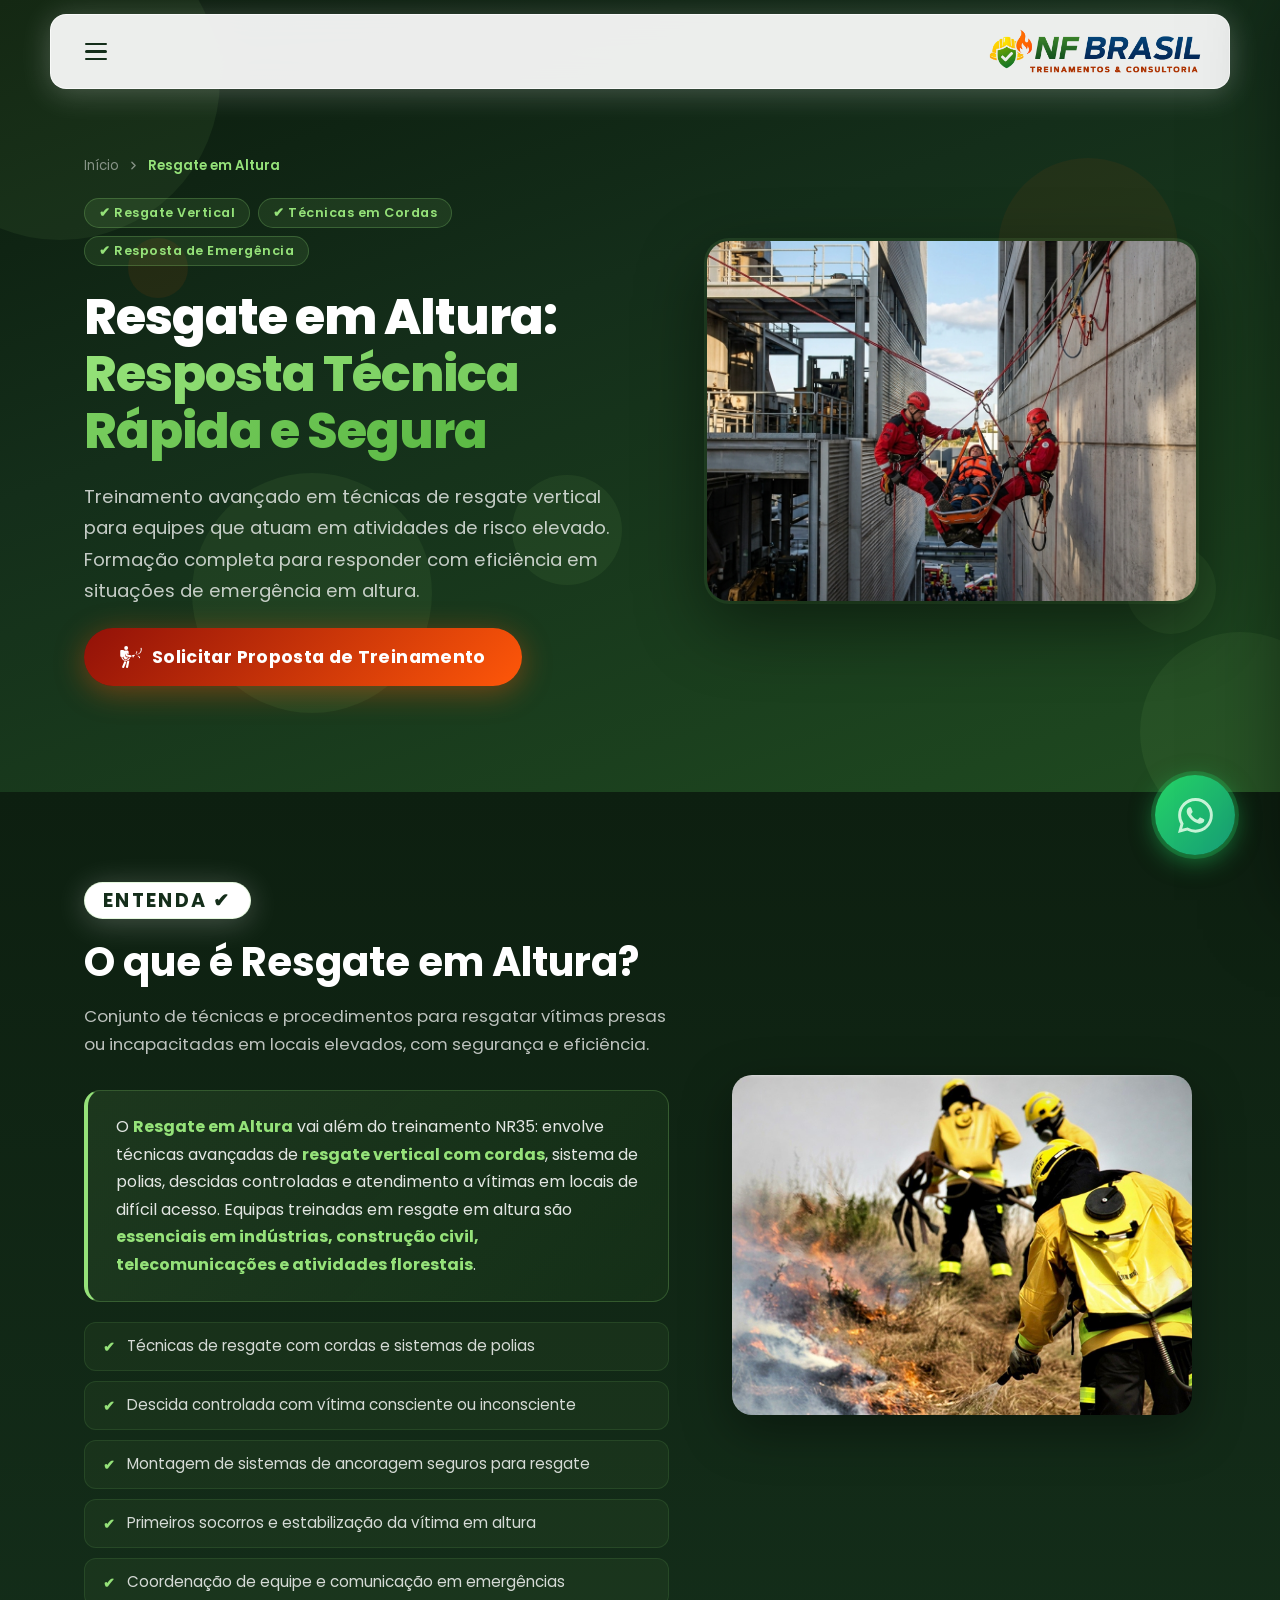
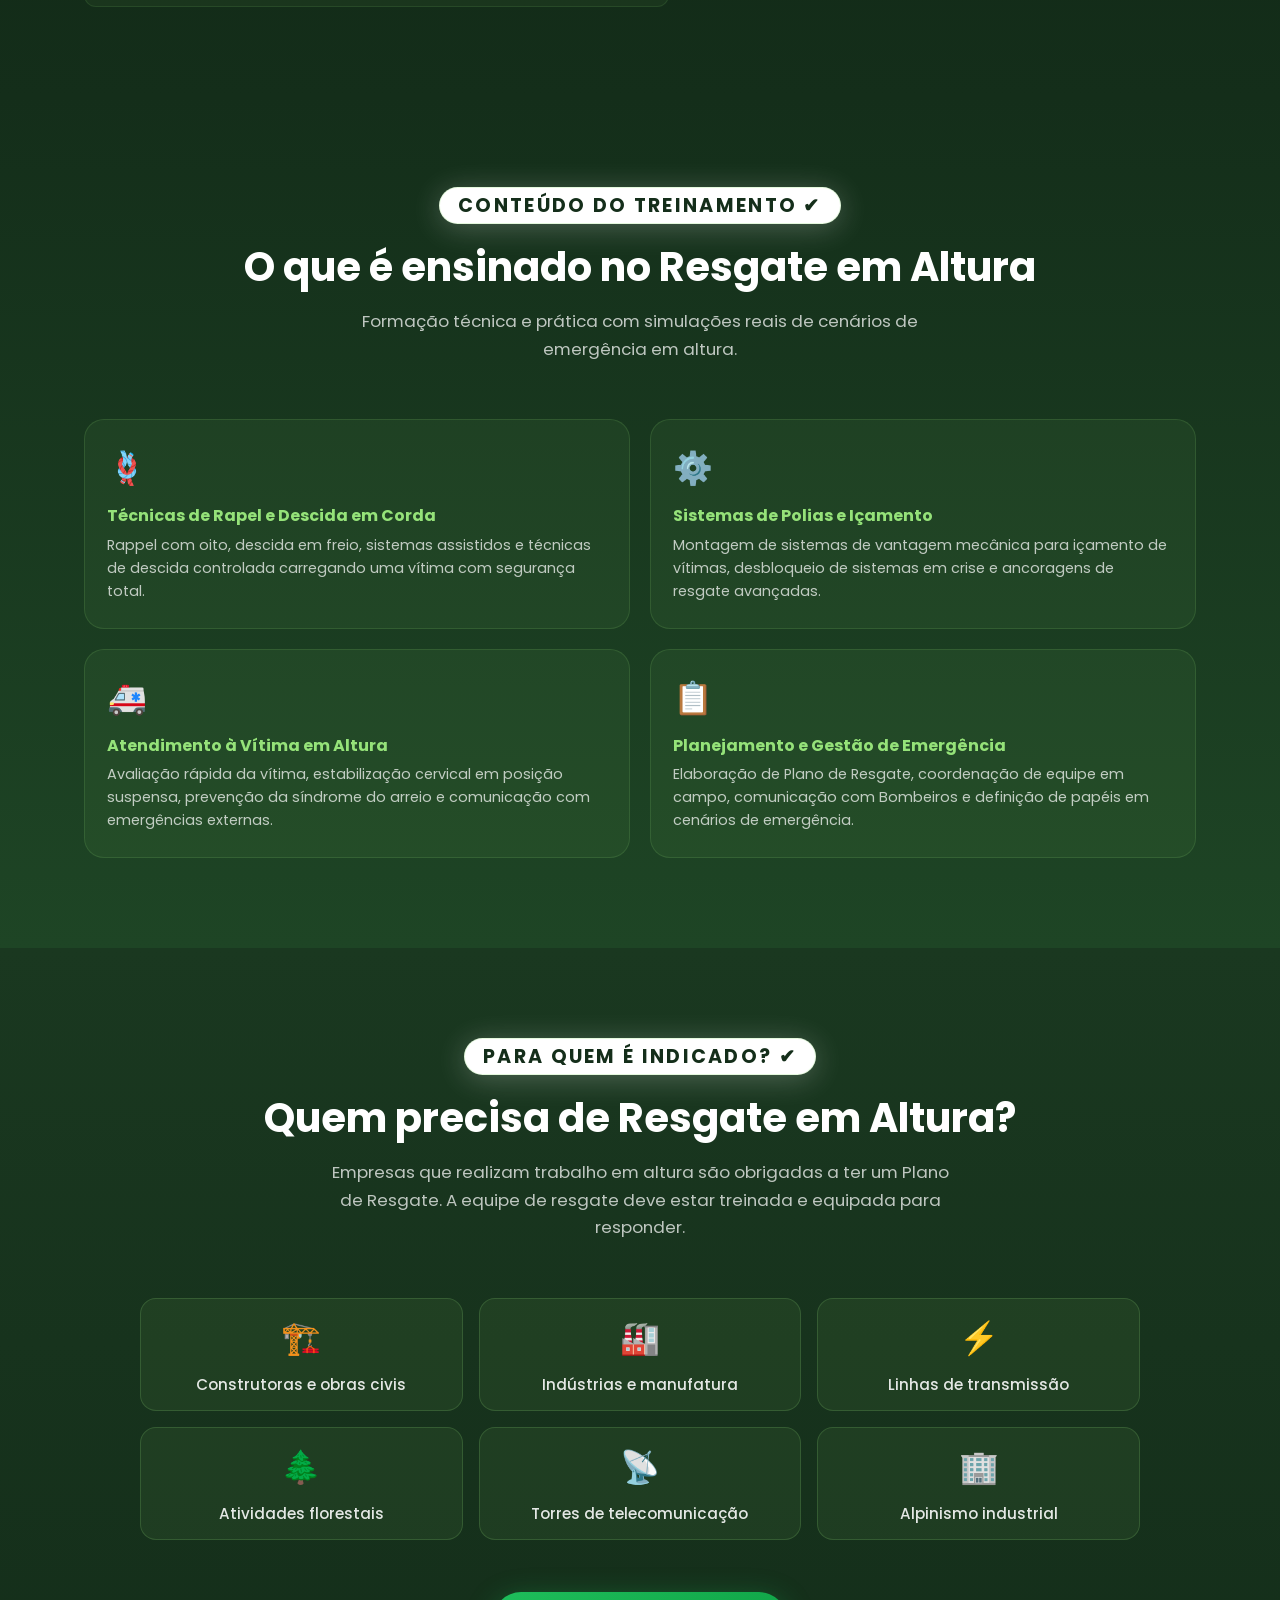
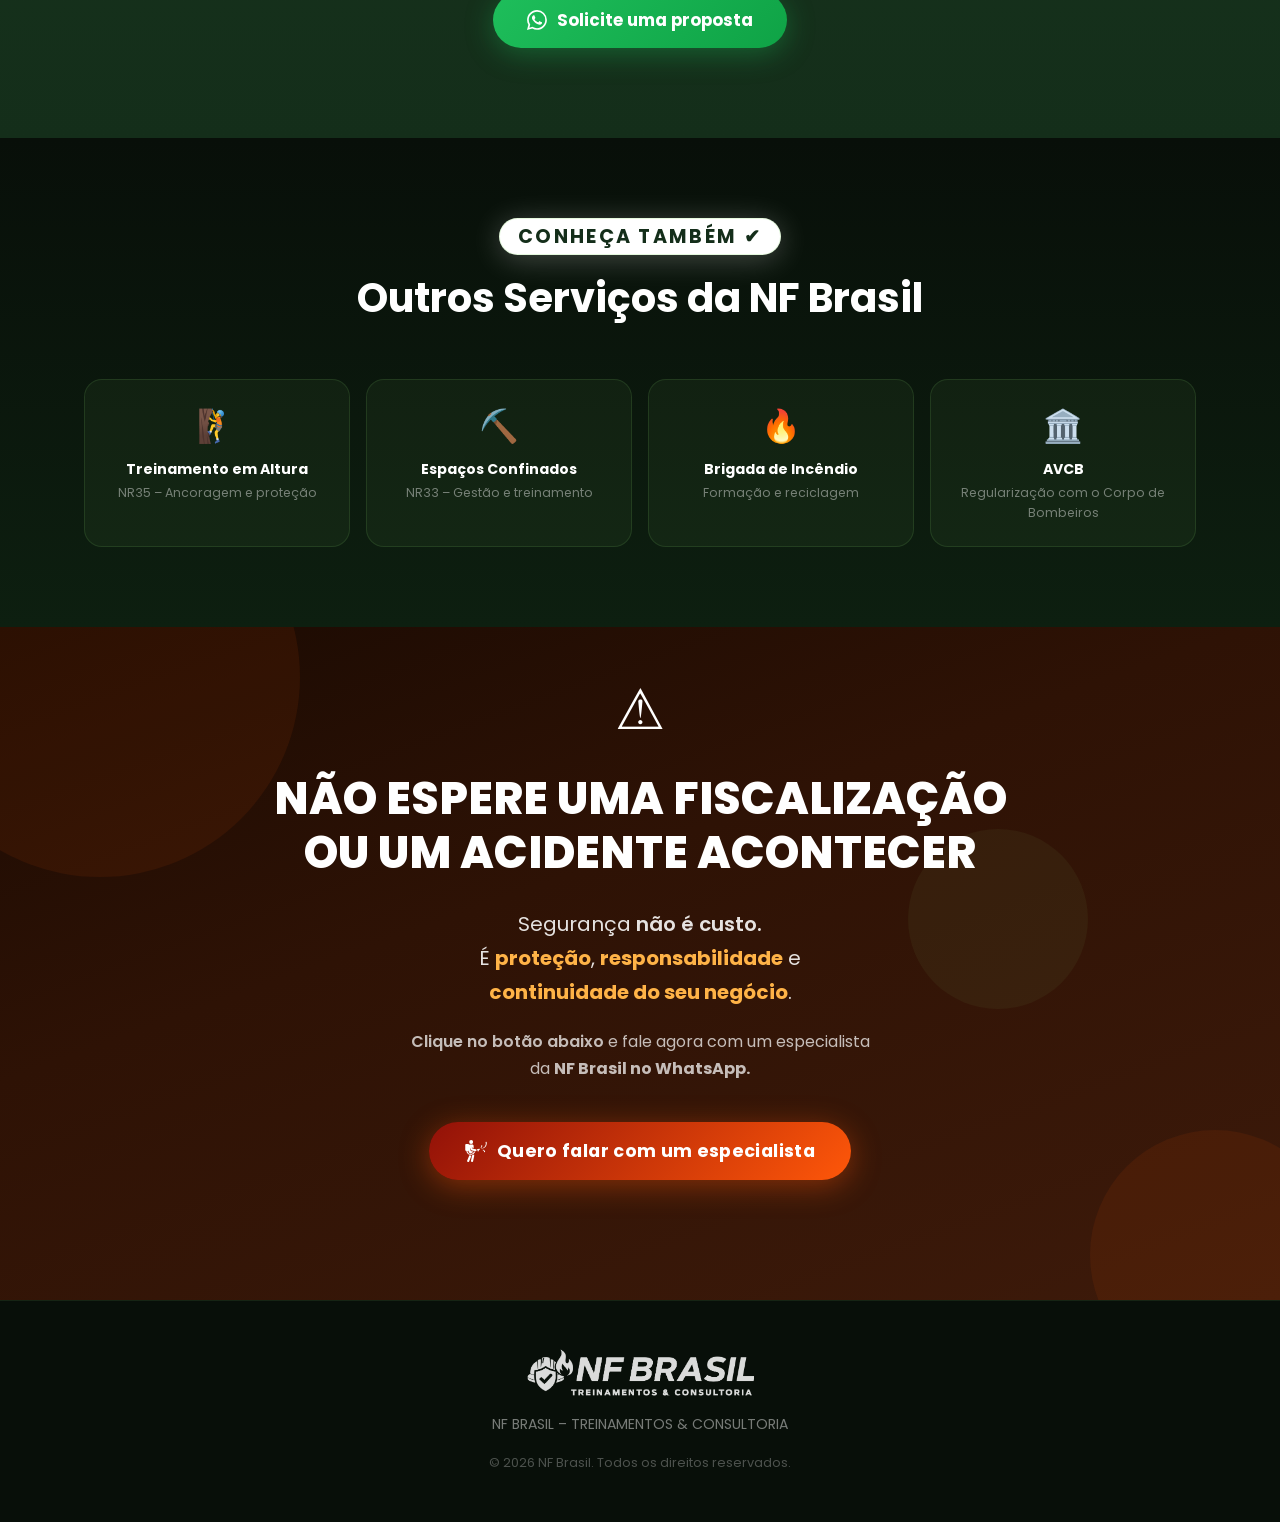
<file: resgate-em-altura.html>
<!DOCTYPE html>
<html lang="pt-BR">

<head>
  <meta charset="UTF-8">
  <meta name="viewport" content="width=device-width, initial-scale=1.0">
  <meta name="description"
    content="NF Brasil realiza resgate em altura com técnicas avançadas de resgate vertical e cordas, respondendo com segurança técnica a emergências em trabalhos em altura. Equipe formada por bombeiros e especialistas.">
  <title>Resgate em Altura – NF BRASIL</title>
  <link rel="preconnect" href="https://fonts.googleapis.com">
  <link rel="preconnect" href="https://fonts.gstatic.com" crossorigin>
  <link href="https://fonts.googleapis.com/css2?family=Poppins:wght@400;600;700;800&display=swap" rel="stylesheet">
  <link rel="stylesheet" href="style.css">
</head>

<body>

  <nav id="navbar" role="navigation" aria-label="Menu principal">
    <div class="nav-top-row">
      <button class="burger-btn" id="burger-btn" aria-label="Abrir menu de navegação" aria-expanded="false">
        <span></span><span></span><span></span>
      </button>
      <div class="nav-logo-wrap">
        <a href="index.html"><img src="assets/Logo.png" alt="NF Brasil" class="nav-logo" id="nav-logo"></a>
      </div>
      <div class="nav-spacer" aria-hidden="true"></div>
    </div>
    <div class="nav-bottom-row">
      <a href="https://api.whatsapp.com/send?phone=5516999999999&text=Olá!%20Quero%20falar%20sobre%20Resgate%20em%20Altura." target="_blank" rel="noopener noreferrer" class="nav-whatsapp" id="btn-nav-whatsapp">
        <svg xmlns="http://www.w3.org/2000/svg" width="20" height="20" fill="currentColor" viewBox="0 0 16 16" aria-hidden="true"><path d="M13.601 2.326A7.854 7.854 0 0 0 7.994 0C3.627 0 .068 3.558.064 7.926c0 1.399.366 2.76 1.057 3.965L0 16l4.204-1.102a7.933 7.933 0 0 0 3.79.965h.004c4.368 0 7.926-3.558 7.93-7.93A7.898 7.898 0 0 0 13.6 2.326zM7.994 14.521a6.573 6.573 0 0 1-3.356-.92l-.24-.144-2.494.654.666-2.433-.156-.251a6.56 6.56 0 0 1-1.007-3.505c0-3.626 2.957-6.584 6.591-6.584a6.56 6.56 0 0 1 4.66 1.931 6.557 6.557 0 0 1 1.928 4.66c-.004 3.639-2.961 6.592-6.592 6.592zm3.615-4.934c-.197-.099-1.17-.578-1.353-.646-.182-.065-.315-.099-.445.099-.133.197-.513.646-.627.775-.114.133-.232.148-.43.05-.197-.1-.836-.308-1.592-.985-.59-.525-.985-1.175-1.103-1.372-.114-.198-.011-.304.088-.403.087-.088.197-.232.296-.346.1-.114.133-.198.198-.33.065-.134.034-.248-.015-.347-.05-.099-.445-1.076-.612-1.47-.16-.389-.323-.335-.445-.34-.114-.007-.247-.007-.38-.007a.729.729 0 0 0-.529.247c-.182.198-.691.677-.691 1.654 0 .977.71 1.916.81 2.049.098.133 1.394 2.132 3.383 2.992.47.205.84.326 1.129.418.475.152.904.129 1.246.08.38-.058 1.171-.48 1.338-.943.164-.464.164-.86.114-.943-.049-.084-.182-.133-.38-.232z"/></svg>
        Fale com um profissional no WhatsApp
      </a>
    </div>
  </nav>

  <div class="burger-overlay" id="burger-overlay" aria-hidden="true"></div>
  <aside class="burger-menu" id="burger-menu" aria-label="Menu de serviços">
    <div class="burger-menu-header">
      <a href="index.html"><img src="assets/Logo-footer.png" alt="NF Brasil" class="burger-logo"></a>
      <button class="burger-close" id="burger-close" aria-label="Fechar menu"><svg width="18" height="18" viewBox="0 0 24 24" fill="none" stroke="currentColor" stroke-width="2.5" stroke-linecap="round" stroke-linejoin="round"><line x1="18" y1="6" x2="6" y2="18"/><line x1="6" y1="6" x2="18" y2="18"/></svg></button>
    </div>
    <nav class="burger-nav">
      <ul>
        <li class="burger-nav-item"><a href="index.html" class="burger-nav-link"><span class="burger-nav-link-label">Início</span></a></li>
        <div class="burger-divider"></div>
        <li class="burger-nav-item"><a href="nr35-treinamento-em-altura.html" class="burger-nav-link"><span class="burger-nav-link-label">Treinamento em Altura<span class="burger-nav-link-sub">NR35</span></span></a></li>
        <li class="burger-nav-item"><a href="resgate-em-altura.html" class="burger-nav-link"><span class="burger-nav-link-label">Resgate em Altura</span></a></li>
        <li class="burger-nav-item"><a href="nr33-espacos-confinados.html" class="burger-nav-link"><span class="burger-nav-link-label">Espaços Confinados<span class="burger-nav-link-sub">NR33</span></span></a></li>
        <li class="burger-nav-item"><a href="brigada-de-incendio.html" class="burger-nav-link"><span class="burger-nav-link-label">Brigada de Incêndio</span></a></li>
        <li class="burger-nav-item"><a href="avcb.html" class="burger-nav-link"><span class="burger-nav-link-label">AVCB</span></a></li>
      </ul>
    </nav>
    <div class="burger-cta-wrap">
      <a href="https://api.whatsapp.com/send?phone=5516999999999&text=Olá!%20Quero%20falar%20com%20um%20especialista%20da%20NF%20Brasil." target="_blank" rel="noopener noreferrer" class="burger-wa-btn">
        <svg xmlns="http://www.w3.org/2000/svg" width="18" height="18" fill="currentColor" viewBox="0 0 16 16" aria-hidden="true"><path d="M13.601 2.326A7.854 7.854 0 0 0 7.994 0C3.627 0 .068 3.558.064 7.926c0 1.399.366 2.76 1.057 3.965L0 16l4.204-1.102a7.933 7.933 0 0 0 3.79.965h.004c4.368 0 7.926-3.558 7.93-7.93A7.898 7.898 0 0 0 13.6 2.326zM7.994 14.521a6.573 6.573 0 0 1-3.356-.92l-.24-.144-2.494.654.666-2.433-.156-.251a6.56 6.56 0 0 1-1.007-3.505c0-3.626 2.957-6.584 6.591-6.584a6.56 6.56 0 0 1 4.66 1.931 6.557 6.557 0 0 1 1.928 4.66c-.004 3.639-2.961 6.592-6.592 6.592zm3.615-4.934c-.197-.099-1.17-.578-1.353-.646-.182-.065-.315-.099-.445.099-.133.197-.513.646-.627.775-.114.133-.232.148-.43.05-.197-.1-.836-.308-1.592-.985-.59-.525-.985-1.175-1.103-1.372-.114-.198-.011-.304.088-.403.087-.088.197-.232.296-.346.1-.114.133-.198.198-.33.065-.134.034-.248-.015-.347-.05-.099-.445-1.076-.612-1.47-.16-.389-.323-.335-.445-.34-.114-.007-.247-.007-.38-.007a.729.729 0 0 0-.529.247c-.182.198-.691.677-.691 1.654 0 .977.71 1.916.81 2.049.098.133 1.394 2.132 3.383 2.992.47.205.84.326 1.129.418.475.152.904.129 1.246.08.38-.058 1.171-.48 1.338-.943.164-.464.164-.86.114-.943-.049-.084-.182-.133-.38-.232z"/></svg>
        Fale conosco no WhatsApp
      </a>
    </div>
  </aside>

  <!-- HERO -->
  <section id="page-hero-resgate" class="page-hero" aria-labelledby="resgate-hero-title">
    <div class="hero-bg-particles" aria-hidden="true"><span></span><span></span><span></span><span></span><span></span><span></span><span></span><span></span></div>
    <div class="page-hero-inner container">
      <div class="page-hero-content">
        <nav class="page-breadcrumb" aria-label="Breadcrumb">
          <a href="index.html">Início</a>
          <svg width="13" height="13" viewBox="0 0 24 24" fill="none" stroke="currentColor" stroke-width="2.5" stroke-linecap="round" stroke-linejoin="round"><polyline points="9 18 15 12 9 6"/></svg>
          <span class="bc-current">Resgate em Altura</span>
        </nav>
        <div class="page-badges">
          <span class="page-badge">✔ Resgate Vertical</span>
          <span class="page-badge">✔ Técnicas em Cordas</span>
          <span class="page-badge">✔ Resposta de Emergência</span>
        </div>
        <h1 class="page-hero-title" id="resgate-hero-title">
          Resgate em Altura:<br><span class="page-hero-accent">Resposta Técnica<br>Rápida e Segura</span>
        </h1>
        <p class="page-hero-subtitle">
          Treinamento avançado em técnicas de resgate vertical para equipes que atuam em atividades de risco elevado. Formação completa para responder com eficiência em situações de emergência em altura.
        </p>
        <a href="https://api.whatsapp.com/send?phone=5516999999999&text=Olá!%20Quero%20solicitar%20uma%20proposta%20de%20Resgate%20em%20Altura." target="_blank" rel="noopener noreferrer" class="btn-hero" id="btn-resgate-hero">
          <svg xmlns="http://www.w3.org/2000/svg" viewBox="0 0 28 28" xml:space="preserve" width="22" height="22" fill="white"><path d="m7.944 20.412-.094-.76a7.4 7.4 0 0 1-1.067.026 7 7 0 0 1-1.725-.291l.125 1.004-2.356 5.718a1.369 1.369 0 1 0 2.531 1.043l2.493-6.05a1.4 1.4 0 0 0 .093-.69m3.766-.626-.217-1.663a6.5 6.5 0 0 1-2.586 1.343l.058.442-1.364 6.439a1.369 1.369 0 1 0 2.679.567l1.412-6.668q.048-.228.018-.461m7.252-8.22a.69.69 0 0 0-.856-.478l-2.851.807c.253.388.374.863.313 1.353l.682-.193-.195.719a.693.693 0 1 0 1.339.363l.412-1.523.677-.192a.69.69 0 0 0 .478-.856m-8.65-9.081a2.484 2.484 0 0 1-2.484 2.484 2.484 2.484 0 0 1-2.485-2.484 2.484 2.484 0 0 1 4.969 0m3.443 9.33-4.093-.656-1.35-2.961 1.789 2.2.888.142v-3.15c0-.927-.751-1.678-1.678-1.678H6.318a1.67 1.67 0 0 0-1.057.375 1.324 1.324 0 0 0-1.27-.952h-2.36C.9 5.134.308 5.727.308 6.457v6.223c0 .491.268.919.665 1.148.334.192.621.176.786.176.124.942.473 2.281 1.426 3.333.889.982 2.112 1.515 3.634 1.584 2.265.103 4.089-.894 5.37-2.662.327-.452.583-.906.78-1.312l-1.443-.231a7 7 0 0 1-.486.763c-1.058 1.442-2.457 2.134-4.159 2.056-1.135-.052-2.031-.43-2.663-1.124-.661-.726-.939-1.68-1.056-2.408h.829c.236 0 .457-.062.649-.17l-.041 1.847c.51.696 1.262 1.05 2.316 1.098 1.517.069 2.655-.562 3.535-1.777a6 6 0 0 0 .274-.413l-2.207-.354c-.969-.155-1.499-.946-1.577-1.337l-.685-3.431 1.49 3.27a1.2 1.2 0 0 0 .901.686l4.728.757a1.198 1.198 0 1 0 .38-2.366m13.833-9.024a.696.696 0 0 0-.855-.488.696.696 0 0 0-.487.86c.277 1.016.209 2.463-.094 3.354-.407 1.321-1.247 2.373-2.412 3.152-1.146.74-2.055 1.047-3.355 1.397l-.01.003a.182.182 0 0 0 .08.354c1.232-.219 2.213-.409 3.643-1.166 1.42-.782 2.466-1.934 3.057-3.38.263-.606.416-1.333.494-1.99.099-.922.013-1.824-.062-2.097m-6.459 3.821a.706.706 0 0 0-.447.899l.002-.006c.056.093.173.626-.046 1.138-.191.478-.574.793-.925 1.032l-.01.007a.176.176 0 0 0 .146.315c.586-.16 1.099-.403 1.51-.866.438-.477.702-1.194.699-1.774-.01-.633-.519-.879-.929-.744m4.408 7.91c-.019-.061-.059-.267-.266-.617a2.75 2.75 0 0 0-.93-.946c-.566-.349-1.137-.409-1.696-.396a.18.18 0 0 0-.164.123.176.176 0 0 0 .115.221c.218.069.806.238 1.194.726.346.413.403.954.372 1.076l-.003-.005a.706.706 0 1 0 1.378-.183"/></svg>
          Solicitar Proposta de Treinamento
        </a>
        <div class="page-hero-img-mobile"><img src="assets/resgate-altura.png" alt="Resgate em Altura" class="page-img"></div>
      </div>
      <div class="page-hero-img-col">
        <img src="assets/resgate-altura.png" alt="Resgate em Altura" class="page-img">
      </div>
    </div>
  </section>

  <!-- O QUE É RESGATE EM ALTURA -->
  <section id="resgate-oque" class="section-dark" aria-labelledby="resgate-oque-title">
    <div class="container">
      <div class="split-section split-img-left">
        <div class="split-img-col">
          <img src="assets/image-1.jpg" alt="Técnicas de resgate em altura" class="page-split-img">
        </div>
        <div class="split-content-col">
          <div class="section-header reveal section-header-left">
            <div class="section-tag">ENTENDA ✔</div>
            <h2 class="section-title" id="resgate-oque-title">O que é Resgate em Altura?</h2>
            <p class="section-subtitle">Conjunto de técnicas e procedimentos para resgatar vítimas presas ou incapacitadas em locais elevados, com segurança e eficiência.</p>
          </div>
          <div class="highlight-box reveal">
            <p>O <strong>Resgate em Altura</strong> vai além do treinamento NR35: envolve técnicas avançadas de <strong>resgate vertical com cordas</strong>, sistema de polias, descidas controladas e atendimento a vítimas em locais de difícil acesso. Equipas treinadas em resgate em altura são <strong>essenciais em indústrias, construção civil, telecomunicações e atividades florestais</strong>.</p>
          </div>
          <ul class="service-list reveal">
            <li>Técnicas de resgate com cordas e sistemas de polias</li>
            <li>Descida controlada com vítima consciente ou inconsciente</li>
            <li>Montagem de sistemas de ancoragem seguros para resgate</li>
            <li>Primeiros socorros e estabilização da vítima em altura</li>
            <li>Coordenação de equipe e comunicação em emergências</li>
          </ul>
        </div>
      </div>
      <div class="split-img-mobile reveal">
        <img src="assets/image-1.jpg" alt="Resgate em altura" class="page-split-img" style="margin:0 auto;">
      </div>
    </div>
  </section>

  <!-- CONTEÚDO DO TREINAMENTO -->
  <section id="resgate-conteudo" class="section-light" aria-labelledby="resgate-cont-title">
    <div class="container">
      <div class="section-header reveal">
        <div class="section-tag">CONTEÚDO DO TREINAMENTO ✔</div>
        <h2 class="section-title" id="resgate-cont-title">O que é ensinado no Resgate em Altura</h2>
        <p class="section-subtitle">Formação técnica e prática com simulações reais de cenários de emergência em altura.</p>
      </div>
      <div class="feature-grid reveal">
        <div class="feature-card">
          <div class="feature-card-icon">🪢</div>
          <h3>Técnicas de Rapel e Descida em Corda</h3>
          <p>Rappel com oito, descida em freio, sistemas assistidos e técnicas de descida controlada carregando uma vítima com segurança total.</p>
        </div>
        <div class="feature-card">
          <div class="feature-card-icon">⚙️</div>
          <h3>Sistemas de Polias e Içamento</h3>
          <p>Montagem de sistemas de vantagem mecânica para içamento de vítimas, desbloqueio de sistemas em crise e ancoragens de resgate avançadas.</p>
        </div>
        <div class="feature-card">
          <div class="feature-card-icon">🚑</div>
          <h3>Atendimento à Vítima em Altura</h3>
          <p>Avaliação rápida da vítima, estabilização cervical em posição suspensa, prevenção da síndrome do arreio e comunicação com emergências externas.</p>
        </div>
        <div class="feature-card">
          <div class="feature-card-icon">📋</div>
          <h3>Planejamento e Gestão de Emergência</h3>
          <p>Elaboração de Plano de Resgate, coordenação de equipe em campo, comunicação com Bombeiros e definição de papéis em cenários de emergência.</p>
        </div>
      </div>
    </div>
  </section>

  <!-- PARA QUEM -->
  <section id="resgate-paraquem" class="section-alt" aria-labelledby="resgate-paraquem-title">
    <div class="container">
      <div class="section-header reveal">
        <div class="section-tag">PARA QUEM É INDICADO? ✔</div>
        <h2 class="section-title" id="resgate-paraquem-title">Quem precisa de Resgate em Altura?</h2>
        <p class="section-subtitle">Empresas que realizam trabalho em altura são obrigadas a ter um Plano de Resgate. A equipe de resgate deve estar treinada e equipada para responder.</p>
      </div>
      <div class="paraquem-grid reveal">
        <div class="paraquem-item"><span class="paraquem-icon">🏗️</span><p>Construtoras e obras civis</p></div>
        <div class="paraquem-item"><span class="paraquem-icon">🏭</span><p>Indústrias e manufatura</p></div>
        <div class="paraquem-item"><span class="paraquem-icon">⚡</span><p>Linhas de transmissão</p></div>
        <div class="paraquem-item"><span class="paraquem-icon">🌲</span><p>Atividades florestais</p></div>
        <div class="paraquem-item"><span class="paraquem-icon">📡</span><p>Torres de telecomunicação</p></div>
        <div class="paraquem-item"><span class="paraquem-icon">🏢</span><p>Alpinismo industrial</p></div>
      </div>
      <div class="section-cta reveal">
        <a href="https://api.whatsapp.com/send?phone=5516999999999&text=Olá!%20Quero%20solicitar%20uma%20proposta%20de%20Resgate%20em%20Altura." target="_blank" rel="noopener noreferrer" class="btn-cta" id="btn-resgate-paraquem">
          <svg xmlns="http://www.w3.org/2000/svg" width="20" height="20" fill="currentColor" viewBox="0 0 16 16" aria-hidden="true"><path d="M13.601 2.326A7.854 7.854 0 0 0 7.994 0C3.627 0 .068 3.558.064 7.926c0 1.399.366 2.76 1.057 3.965L0 16l4.204-1.102a7.933 7.933 0 0 0 3.79.965h.004c4.368 0 7.926-3.558 7.93-7.93A7.898 7.898 0 0 0 13.6 2.326zM7.994 14.521a6.573 6.573 0 0 1-3.356-.92l-.24-.144-2.494.654.666-2.433-.156-.251a6.56 6.56 0 0 1-1.007-3.505c0-3.626 2.957-6.584 6.591-6.584a6.56 6.56 0 0 1 4.66 1.931 6.557 6.557 0 0 1 1.928 4.66c-.004 3.639-2.961 6.592-6.592 6.592zm3.615-4.934c-.197-.099-1.17-.578-1.353-.646-.182-.065-.315-.099-.445.099-.133.197-.513.646-.627.775-.114.133-.232.148-.43.05-.197-.1-.836-.308-1.592-.985-.59-.525-.985-1.175-1.103-1.372-.114-.198-.011-.304.088-.403.087-.088.197-.232.296-.346.1-.114.133-.198.198-.33.065-.134.034-.248-.015-.347-.05-.099-.445-1.076-.612-1.47-.16-.389-.323-.335-.445-.34-.114-.007-.247-.007-.38-.007a.729.729 0 0 0-.529.247c-.182.198-.691.677-.691 1.654 0 .977.71 1.916.81 2.049.098.133 1.394 2.132 3.383 2.992.47.205.84.326 1.129.418.475.152.904.129 1.246.08.38-.058 1.171-.48 1.338-.943.164-.464.164-.86.114-.943-.049-.084-.182-.133-.38-.232z"/></svg>
          Solicite uma proposta
        </a>
      </div>
    </div>
  </section>

  <!-- OUTROS SERVIÇOS -->
  <section class="related-services" aria-labelledby="resgate-related-title">
    <div class="container">
      <div class="section-header reveal">
        <div class="section-tag">CONHEÇA TAMBÉM ✔</div>
        <h2 class="section-title" id="resgate-related-title">Outros Serviços da NF Brasil</h2>
      </div>
      <div class="related-grid reveal">
        <div class="related-card"><a href="nr35-treinamento-em-altura.html"><div class="related-icon">🧗</div><h3>Treinamento em Altura</h3><p>NR35 – Ancoragem e proteção</p></a></div>
        <div class="related-card"><a href="nr33-espacos-confinados.html"><div class="related-icon">⛏️</div><h3>Espaços Confinados</h3><p>NR33 – Gestão e treinamento</p></a></div>
        <div class="related-card"><a href="brigada-de-incendio.html"><div class="related-icon">🔥</div><h3>Brigada de Incêndio</h3><p>Formação e reciclagem</p></a></div>
        <div class="related-card"><a href="avcb.html"><div class="related-icon">🏛️</div><h3>AVCB</h3><p>Regularização com o Corpo de Bombeiros</p></a></div>
      </div>
    </div>
  </section>

  <!-- CTA FINAL -->
  <section id="cta-final" aria-labelledby="resgate-cta-title">
    <div class="cta-final-bg" aria-hidden="true"><span></span><span></span><span></span></div>
    <div class="container">
      <div class="cta-final-content reveal">
        <div class="cta-final-warning" aria-hidden="true">⚠</div>
        <h2 class="cta-final-title" id="resgate-cta-title">NÃO ESPERE UMA FISCALIZAÇÃO<br>OU UM ACIDENTE ACONTECER</h2>
        <p class="cta-final-text">Segurança <span class="accent-light">não é custo.</span><br>É <strong>proteção</strong>, <strong>responsabilidade</strong> e <br><strong>continuidade do seu negócio</strong>.</p>
        <p class="cta-final-sub"><span class="accent-light">Clique no botão abaixo</span> e fale agora com um especialista da <strong>NF Brasil no WhatsApp.</strong></p>
        <a href="https://api.whatsapp.com/send?phone=5516999999999&text=Olá!%20Quero%20falar%20com%20um%20especialista%20da%20NF%20Brasil%20sobre%20Resgate%20em%20Altura." target="_blank" rel="noopener noreferrer" class="btn-hero" id="btn-resgate-cta-final">
          <svg xmlns="http://www.w3.org/2000/svg" viewBox="0 0 28 28" xml:space="preserve" width="22" height="22" fill="white"><path d="m7.944 20.412-.094-.76a7.4 7.4 0 0 1-1.067.026 7 7 0 0 1-1.725-.291l.125 1.004-2.356 5.718a1.369 1.369 0 1 0 2.531 1.043l2.493-6.05a1.4 1.4 0 0 0 .093-.69m3.766-.626-.217-1.663a6.5 6.5 0 0 1-2.586 1.343l.058.442-1.364 6.439a1.369 1.369 0 1 0 2.679.567l1.412-6.668q.048-.228.018-.461m7.252-8.22a.69.69 0 0 0-.856-.478l-2.851.807c.253.388.374.863.313 1.353l.682-.193-.195.719a.693.693 0 1 0 1.339.363l.412-1.523.677-.192a.69.69 0 0 0 .478-.856m-8.65-9.081a2.484 2.484 0 0 1-2.484 2.484 2.484 2.484 0 0 1-2.485-2.484 2.484 2.484 0 0 1 4.969 0m3.443 9.33-4.093-.656-1.35-2.961 1.789 2.2.888.142v-3.15c0-.927-.751-1.678-1.678-1.678H6.318a1.67 1.67 0 0 0-1.057.375 1.324 1.324 0 0 0-1.27-.952h-2.36C.9 5.134.308 5.727.308 6.457v6.223c0 .491.268.919.665 1.148.334.192.621.176.786.176.124.942.473 2.281 1.426 3.333.889.982 2.112 1.515 3.634 1.584 2.265.103 4.089-.894 5.37-2.662.327-.452.583-.906.78-1.312l-1.443-.231a7 7 0 0 1-.486.763c-1.058 1.442-2.457 2.134-4.159 2.056-1.135-.052-2.031-.43-2.663-1.124-.661-.726-.939-1.68-1.056-2.408h.829c.236 0 .457-.062.649-.17l-.041 1.847c.51.696 1.262 1.05 2.316 1.098 1.517.069 2.655-.562 3.535-1.777a6 6 0 0 0 .274-.413l-2.207-.354c-.969-.155-1.499-.946-1.577-1.337l-.685-3.431 1.49 3.27a1.2 1.2 0 0 0 .901.686l4.728.757a1.198 1.198 0 1 0 .38-2.366m13.833-9.024a.696.696 0 0 0-.855-.488.696.696 0 0 0-.487.86c.277 1.016.209 2.463-.094 3.354-.407 1.321-1.247 2.373-2.412 3.152-1.146.74-2.055 1.047-3.355 1.397l-.01.003a.182.182 0 0 0 .08.354c1.232-.219 2.213-.409 3.643-1.166 1.42-.782 2.466-1.934 3.057-3.38.263-.606.416-1.333.494-1.99.099-.922.013-1.824-.062-2.097m-6.459 3.821a.706.706 0 0 0-.447.899l.002-.006c.056.093.173.626-.046 1.138-.191.478-.574.793-.925 1.032l-.01.007a.176.176 0 0 0 .146.315c.586-.16 1.099-.403 1.51-.866.438-.477.702-1.194.699-1.774-.01-.633-.519-.879-.929-.744m4.408 7.91c-.019-.061-.059-.267-.266-.617a2.75 2.75 0 0 0-.93-.946c-.566-.349-1.137-.409-1.696-.396a.18.18 0 0 0-.164.123.176.176 0 0 0 .115.221c.218.069.806.238 1.194.726.346.413.403.954.372 1.076l-.003-.005a.706.706 0 1 0 1.378-.183"/></svg>
          Quero falar com um especialista
        </a>
      </div>
    </div>
  </section>

  <footer id="footer">
    <div class="container">
      <div class="footer-content">
        <img src="assets/Logo-footer.png" alt="NF Brasil" class="footer-logo">
        <p class="footer-text">NF BRASIL – TREINAMENTOS &amp; CONSULTORIA</p>
        <p class="footer-copy">© 2026 NF Brasil. Todos os direitos reservados.</p>
      </div>
    </div>
  </footer>

  <a href="https://api.whatsapp.com/send?phone=5516999999999&text=Olá!%20Quero%20falar%20com%20um%20especialista%20da%20NF%20Brasil." target="_blank" rel="noopener noreferrer" class="whatsapp-float" id="btn-float-whatsapp" aria-label="Fale conosco pelo WhatsApp">
    <svg xmlns="http://www.w3.org/2000/svg" width="35" height="35" fill="white" viewBox="0 0 16 16"><path d="M13.601 2.326A7.854 7.854 0 0 0 7.994 0C3.627 0 .068 3.558.064 7.926c0 1.399.366 2.76 1.057 3.965L0 16l4.204-1.102a7.933 7.933 0 0 0 3.79.965h.004c4.368 0 7.926-3.558 7.93-7.93A7.898 7.898 0 0 0 13.6 2.326zM7.994 14.521a6.573 6.573 0 0 1-3.356-.92l-.24-.144-2.494.654.666-2.433-.156-.251a6.56 6.56 0 0 1-1.007-3.505c0-3.626 2.957-6.584 6.591-6.584a6.56 6.56 0 0 1 4.66 1.931 6.557 6.557 0 0 1 1.928 4.66c-.004 3.639-2.961 6.592-6.592 6.592zm3.615-4.934c-.197-.099-1.17-.578-1.353-.646-.182-.065-.315-.099-.445.099-.133.197-.513.646-.627.775-.114.133-.232.148-.43.05-.197-.1-.836-.308-1.592-.985-.59-.525-.985-1.175-1.103-1.372-.114-.198-.011-.304.088-.403.087-.088.197-.232.296-.346.1-.114.133-.198.198-.33.065-.134.034-.248-.015-.347-.05-.099-.445-1.076-.612-1.47-.16-.389-.323-.335-.445-.34-.114-.007-.247-.007-.38-.007a.729.729 0 0 0-.529.247c-.182.198-.691.677-.691 1.654 0 .977.71 1.916.81 2.049.098.133 1.394 2.132 3.383 2.992.47.205.84.326 1.129.418.475.152.904.129 1.246.08.38-.058 1.171-.48 1.338-.943.164-.464.164-.86.114-.943-.049-.084-.182-.133-.38-.232z"/></svg>
  </a>
  <a href="#page-hero-resgate" id="back-to-top" aria-label="Voltar ao topo">
    <svg width="22" height="22" viewBox="0 0 24 24" fill="none" stroke="currentColor" stroke-width="2.5" stroke-linecap="round" stroke-linejoin="round"><polyline points="18 15 12 9 6 15"></polyline></svg>
  </a>
  <script src="script.js"></script>
</body>

</html>
</file>
<file: style.css>
*,
*::before,
*::after {
  box-sizing: border-box;
  margin: 0;
  padding: 0;
}

:root {
  --primary: #142e1a;
  --primary-mid: #1e4525;
  --accent: #95e279;
  --accent-light: #ffffff;
  --accent-dark: #5ab843;
  --fire: #e05a0e;
  --fire-dark: #921108;
  --dark: #0d1f10;
  --white: #ffffff;
  --text-muted: rgba(255, 255, 255, 0.72);
  --card-bg: rgba(255, 255, 255, 0.05);
  --card-border: rgba(149, 226, 121, 0.18);
  --transition: 0.3s ease;
}

html {
  scroll-behavior: smooth;
  overflow-x: hidden;
}

body {
  font-family: 'Poppins', sans-serif;
  background: #0d1f10;
  color: var(--white);
  overflow-x: hidden;
  position: relative;
}

section,
nav {
  position: relative;
  z-index: 1;
}

a {
  text-decoration: none;
  color: inherit;
}

img {
  max-width: 100%;
  display: block;
}

.container {
  max-width: 1160px;
  margin: 0 auto;
  padding: 0 24px;
}

/* =====| TIPOGRAFIA |===== */

h1,
h2,
h3 {
  font-family: 'Poppins', sans-serif;
  line-height: 1.2;
}

p {
  font-family: 'Poppins', sans-serif;
  line-height: 1.65;
  color: var(--text-muted);
}

.accent-light {
  font-weight: 600;
}

/* =====| BOTÕES |===== */

.btn-hero {
  display: inline-flex;
  align-items: center;
  justify-content: center;
  gap: 10px;
  background: linear-gradient(135deg, #921108, #fe5709);
  color: white;
  font-family: 'Poppins', sans-serif;
  font-weight: 700;
  font-size: 1.1rem;
  padding: 16px 36px;
  border-radius: 50px;
  border: none;
  transition: var(--transition);
  letter-spacing: 0.02em;
  box-shadow: 0 6px 30px rgba(254, 87, 9, 0.40);
  cursor: pointer;
}

.btn-hero:hover {
  transform: translateY(-3px);
  box-shadow: 0 12px 40px rgba(254, 87, 9, 0.55);
  filter: brightness(1.1);
}

.btn-cta {
  display: inline-flex;
  align-items: center;
  gap: 10px;
  background: linear-gradient(135deg, #1ebe5b, #0fa346);
  color: var(--white);
  font-family: 'Poppins', sans-serif;
  font-weight: 700;
  font-size: 1.05rem;
  padding: 15px 34px;
  border-radius: 50px;
  transition: var(--transition);
  box-shadow: 0 6px 28px rgba(30, 190, 91, 0.35);
  cursor: pointer;
}

.btn-cta:hover {
  transform: translateY(-3px);
  box-shadow: 0 12px 36px rgba(30, 190, 91, 0.50);
  filter: brightness(1.08);
}

/* =====| NAVBAR |===== */

#navbar {
  position: fixed;
  top: 14px;
  left: 50%;
  transform: translateX(-50%);
  width: calc(100% - 40px);
  max-width: 1180px;
  background: rgba(255, 255, 255, 0.92);
  backdrop-filter: blur(18px);
  -webkit-backdrop-filter: blur(18px);
  border: 1px solid rgba(255, 255, 255, 0.70);
  border-radius: 16px;
  box-shadow: 0 4px 30px rgba(255, 255, 255, 0.24);
  /* Desktop: linha única com logo à esquerda e WA à direita */
  display: flex;
  align-items: center;
  justify-content: space-between;
  padding: 14px 28px;
  z-index: 1000;
  animation: navFloat 4s ease-in-out infinite;
  transition: top 0.45s cubic-bezier(0.4, 0, 0.2, 1),
    opacity 0.45s ease,
    transform 0.45s cubic-bezier(0.4, 0, 0.2, 1);
}

/* Estado: navbar escondida (slide para cima) */
#navbar.nav-hidden {
  top: -160px;
  opacity: 0;
  animation: none;
  transform: translateX(-50%) translateY(-20px);
}

@keyframes navFloat {
  0%, 100% { transform: translateX(-50%) translateY(0px); }
  50%       { transform: translateX(-50%) translateY(-5px); }
}

/* ── Linha superior da navbar ─────────────────────────── */
.nav-top-row {
  display: flex;
  align-items: center;
  justify-content: space-between;
  width: 100%;
  gap: 14px;
}

/* Wrapper da logo */
.nav-logo-wrap {
  display: flex;
  align-items: center;
}

/* Espaçador simétrico ao burger (desktop: oculto) */
.nav-spacer {
  display: none;
}

/* Burger oculto no desktop — só visível no mobile */
.burger-btn {
  display: none;
}

/* ── Linha inferior (sempre oculta no desktop) ───────── */
.nav-bottom-row {
  display: none;
}

.nav-logo {
  height: 45px;
  width: auto;
  object-fit: contain;
  flex-shrink: 0;
}

.nav-whatsapp {
  display: inline-flex;
  align-items: center;
  gap: 8px;
  background: linear-gradient(135deg, #1ebe5b, #0fa346);
  color: var(--white);
  font-family: 'Poppins', sans-serif;
  font-weight: 600;
  font-size: 0.95rem;
  padding: 11px 22px;
  border-radius: 50px;
  transition: var(--transition);
  white-space: nowrap;
  box-shadow: 0 4px 16px rgba(30, 190, 91, 0.30);
}

.nav-whatsapp:hover {
  transform: translateY(-2px);
  box-shadow: 0 8px 24px rgba(30, 190, 91, 0.45);
  filter: brightness(1.08);
}

/* =====| SEÇÕES GENÉRICAS |===== */

.section-dark {
  background: linear-gradient(180deg, #0d1f10 0%, #142e1a 100%);
  padding: 90px 0;
}

.section-light {
  background: linear-gradient(180deg, #142e1a 0%, #1e4525 100%);
  padding: 90px 0;
}

.section-alt {
  background: linear-gradient(180deg, #1a3820 0%, #142e1a 100%);
  padding: 90px 0;
}

.section-header {
  text-align: center;
  margin-bottom: 56px;
}

/* Header alinhado à esquerda (para seções com split) */
.section-header-left {
  text-align: left;
  margin-bottom: 32px;
}

.section-header-left .section-subtitle {
  margin: 0;
}

.section-tag {
  display: inline-block;
  background: rgb(255, 255, 255);
  color: var(--primary);
  box-shadow: 0 4px 30px rgba(255, 255, 255, 0.24);
  font-family: 'Poppins', sans-serif;
  font-weight: 700;
  font-size: 1.2rem;
  letter-spacing: 0.12em;
  text-transform: uppercase;
  padding: 3px 18px;
  border-radius: 50px;
  border: 1px solid rgba(149, 226, 121, 0.25);
  margin-bottom: 18px;
}

.section-title {
  font-size: clamp(1.7rem, 3.2vw, 2.5rem);
  color: var(--white);
  font-weight: 700;
  margin-bottom: 16px;
  line-height: 1.25;
}

.section-subtitle {
  font-size: 1.05rem;
  color: var(--text-muted);
  max-width: 640px;
  margin: 0 auto;
}

.section-cta {
  text-align: center;
  margin-top: 52px;
}

/* =====| REVEAL ANIMATION |===== */

.reveal {
  opacity: 0;
  transform: translateY(40px);
  transition: opacity 0.7s ease, transform 0.7s ease;
}

.reveal.visible {
  opacity: 1;
  transform: translateY(0);
}

/* =====| LAYOUT SPLIT (desktop: lado a lado) |===== */

.split-section {
  display: flex;
  align-items: center;
  gap: 60px;
}

.split-img-right {
  flex-direction: row;
  /* content left, img right */
}

.split-img-left {
  flex-direction: row-reverse;
  /* content right, img left */
}

.split-content-col {
  flex: 1;
  min-width: 0;
}

.split-img-col {
  flex: 0 0 42%;
  display: flex;
  align-items: center;
  justify-content: center;
}

/* Imagem mobile (oculta no desktop, aparece em mobile abaixo do conteúdo) */
.split-img-mobile {
  display: none;
}

/* =====| IMAGEM EM FORMA DE POÇA / BLOB |===== */

.section-puddle-img {
  width: 150%;
  max-width: 660px;
  height: auto;
  margin-left: 200px;
  object-fit: cover;
  /* Forma blob assimétrico moderado */
  border-radius: 42% 28% 44% 36% / 34% 42% 38% 46%;
  box-shadow:
    0 20px 60px rgba(0, 0, 0, 0.45),
    0 0 0 6px rgba(149, 226, 121, 0.12),
    0 0 0 12px rgba(149, 226, 121, 0.05);
  animation: imgFloat 5s ease-in-out infinite;
  /* Leve transformação do border-radius ao flutuar para dar vida */
  transition: box-shadow 0.3s ease;
}

.section-puddle-img:hover {
  box-shadow:
    0 28px 72px rgba(0, 0, 0, 0.52),
    0 0 0 6px rgba(149, 226, 121, 0.20),
    0 0 0 12px rgba(149, 226, 121, 0.08);
}

@keyframes imgFloat {

  0%,
  100% {
    transform: translateY(0px);
    border-radius: 42% 28% 44% 36% / 34% 42% 38% 46%;
  }

  33% {
    transform: translateY(-30px);
    border-radius: 44% 36% 52% 28% / 42% 34% 46% 38%;
  }

  66% {
    transform: translateY(-12px);
    border-radius: 36% 44% 28% 52% / 46% 38% 34% 42%;
  }
}

/* Hero mobile image: hidden on desktop */
.hero-img-mobile {
  display: none;
}



#hero {
  min-height: 105vh;
  display: flex;
  align-items: center;
  padding: 120px 24px 80px;
  overflow: hidden;
  background: linear-gradient(160deg, #0a1a0c 0%, #142e1a 40%, #1f4a20 100%);
}

.hero-inner {
  display: flex;
  align-items: center;
  gap: 56px;
  width: 100%;
}

/* Partículas decorativas no hero */
.hero-bg-particles {
  position: absolute;
  inset: 0;
  overflow: hidden;
  pointer-events: none;
}

.hero-bg-particles span {
  position: absolute;
  border-radius: 50%;
  background: rgba(149, 226, 121, 0.07);
  animation: floatParticle 2s ease-in-out infinite;
}

.hero-bg-particles span:nth-child(1) {
  width: 320px;
  height: 320px;
  top: -80px;
  left: -100px;
  animation-delay: 0s;
}

.hero-bg-particles span:nth-child(2) {
  width: 180px;
  height: 180px;
  top: 20%;
  right: 8%;
  animation-delay: 0.125s;
  background: rgba(254, 87, 9, 0.06);
}

.hero-bg-particles span:nth-child(3) {
  width: 240px;
  height: 240px;
  bottom: 10%;
  left: 15%;
  animation-delay: 0.25s;
}

.hero-bg-particles span:nth-child(4) {
  width: 140px;
  height: 140px;
  top: 50%;
  right: 20%;
  animation-delay: 0.375s;
  background: rgba(254, 87, 9, 0.04);
}

.hero-bg-particles span:nth-child(5) {
  width: 90px;
  height: 90px;
  bottom: 20%;
  right: 5%;
  animation-delay: 0.5s;
}

.hero-bg-particles span:nth-child(6) {
  width: 60px;
  height: 60px;
  top: 30%;
  left: 10%;
  animation-delay: 0.75s;
  background: rgba(254, 87, 9, 0.08);
}

.hero-bg-particles span:nth-child(7) {
  width: 200px;
  height: 200px;
  bottom: -40px;
  right: -60px;
  animation-delay: 1s;
}

.hero-bg-particles span:nth-child(8) {
  width: 110px;
  height: 110px;
  top: 60%;
  left: 40%;
  animation-delay: 1.25s;
}

@keyframes floatParticle {

  0%,
  100% {
    transform: translateY(0) scale(1);
    opacity: 0.7;
  }

  50% {
    transform: translateY(-24px) scale(1.05);
    opacity: 1;
  }
}

.hero-content {
  position: relative;
  z-index: 2;
  flex: 1;
  display: flex;
  flex-direction: column;
  align-items: flex-start;
  gap: 28px;
}

.hero-img-col {
  flex: 0 0 42%;
  position: relative;
  z-index: 2;
  display: flex;
  align-items: center;
  justify-content: center;
}

.hero-title {
  font-size: clamp(2rem, 4.5vw, 3.4rem);
  color: var(--white);
  font-weight: 800;
  line-height: 1.15;
  letter-spacing: -0.02em;
}

.hero-title-accent {
  background: linear-gradient(135deg, #fe5709, #ffb347);
  -webkit-background-clip: text;
  -webkit-text-fill-color: transparent;
  background-clip: text;
}

.hero-subtitle {
  font-size: clamp(1.1rem, 2vw, 1.35rem);
  color: rgba(255, 255, 255, 0.85);
  font-weight: 500;
  max-width: 560px;
  line-height: 1.5;
}

.hero-desc {
  font-size: 1rem;
  color: var(--text-muted);
  max-width: 560px;
  line-height: 1.7;
}

.hero-desc strong {
  color: var(--accent);
  font-weight: 600;
}

.hero-arrow {
  margin-top: 8px;
  animation: bounceArrow 2s ease-in-out infinite;
}

@keyframes bounceArrow {

  0%,
  100% {
    transform: translateY(0);
  }

  50% {
    transform: translateY(8px);
  }
}

/* =====| SESSÃO 2 – PROBLEMA |===== */

.problema-grid {
  display: grid;
  grid-template-columns: repeat(1, 1fr);
  gap: 16px;
  max-width: 100%;
  margin: 0;
}

.problema-card-wide {
  grid-column: 1 / -1;
}

.problema-card {
  display: flex;
  align-items: center;
  gap: 16px;
  background: #fe570924;
  border: 1px solid #fe570933;
  border-radius: 16px;
  padding: 15px 20px;
  transition: var(--transition);
}

.problema-card:hover {
  background: #ff510052;
  border-color: rgba(254, 87, 9, 0.336);
  transform: translateY(-2px);
}

.problema-icon {
  font-size: 1.5rem;
  flex-shrink: 0;
}

.problema-card p {
  color: rgba(255, 255, 255, 0.88);
  font-size: 1rem;
  font-weight: 500;
  line-height: 1.4;
}

.problema-cta {
  margin-top: 32px;
}

.problema-cta-text {
  font-size: 1.05rem;
  color: rgba(255, 255, 255, 0.85);
  max-width: 600px;
  line-height: 1.65;
}

.problema-cta-text strong {
  color: var(--accent);
  font-weight: 700;
}

/* =====| SESSÃO 3 – TREINAMENTOS |===== */

.treinamentos-grid {
  display: grid;
  grid-template-columns: repeat(3, 1fr);
  gap: 20px;
}

.treinamento-card {
  background: #95e27914;
  border: 1px solid var(--card-border);
  border-radius: 18px;
  padding: 15px 15px;
  text-align: center;
  transition: var(--transition);
  backdrop-filter: blur(6px);
}

.treinamento-card:hover {
  background: #6edb4625;
  border-color: rgba(137, 230, 103, 0.35);
  transform: translateY(-4px);
  box-shadow: 0 12px 36px rgba(0, 0, 0, 0.25);
}

.treinamento-icon {
  font-size: 2.4rem;
  margin-bottom: 14px;
}

.treinamento-card h3 {
  font-size: 1rem;
  color: var(--accent);
  font-weight: 700;
  margin-bottom: 8px;
  font-family: 'Poppins', sans-serif;
}

.treinamento-card p {
  font-size: 0.9rem;
  color: var(--text-muted);
  line-height: 1.5;
}

/* =====| SESSÃO 4 – PROJETOS |===== */

.projetos-list {
  display: grid;
  grid-template-columns: 1fr 1fr;
  gap: 20px;
  max-width: 100%;
  margin: 0;
}

.projeto-item {
  display: flex;
  align-items: flex-start;
  gap: 20px;
  background: #95e27912;
  border: 1px solid var(--card-border);
  border-radius: 18px;
  padding: 15px 28px;
  transition: var(--transition);
}

.projeto-item:hover {
  background: #67d43f23;
  border-color: rgba(149, 226, 121, 0.30);
  transform: translateY(-3px);
}

.projeto-check {
  font-size: 1.5rem;
  flex-shrink: 0;
  margin-top: 2px;
  color: var(--accent);
}

.projeto-item h3 {
  font-size: 1.05rem;
  color: var(--accent);
  font-weight: 700;
  font-family: 'Poppins', sans-serif;
  margin-bottom: 6px;
}

.projeto-item p {
  font-size: 0.9rem;
  color: var(--text-muted);
  line-height: 1.5;
}

/* =====| SESSÃO 5 – INSPEÇÕES |===== */

.inspecoes-grid {
  display: grid;
  grid-template-columns: repeat(2, 1fr);
  gap: 20px;
  max-width: 100%;
  margin: 0;
}

.inspecao-card {
  background: #95e27912;
  border: 1px solid var(--card-border);
  border-radius: 20px;
  padding: 20px 20px;
  text-align: center;
  transition: var(--transition);
}

.inspecao-card:last-child:nth-child(3n - 1) {
  grid-column: 2;
}

.inspecao-card:hover {
  background: #71dd4a27;
  border-color: rgba(149, 226, 121, 0.30);
  transform: translateY(-4px);
  box-shadow: 0 12px 36px rgba(0, 0, 0, 0.2);
}

.inspecao-icon-wrap {
  width: 68px;
  height: 68px;
  border-radius: 50%;
  background: rgba(149, 226, 121, 0.10);
  border: 1px solid rgba(149, 226, 121, 0.22);
  display: flex;
  align-items: center;
  justify-content: center;
  margin: 0 auto 18px;
  color: var(--accent);
  transition: var(--transition);
}

.inspecao-card:hover .inspecao-icon-wrap {
  background: rgba(149, 226, 121, 0.18);
  transform: scale(1.06);
}

.inspecao-card h3 {
  font-size: 1.05rem;
  color: var(--white);
  font-weight: 700;
  font-family: 'Poppins', sans-serif;
  margin-bottom: 10px;
}

.inspecao-card p {
  font-size: 0.9rem;
  color: var(--text-muted);
  line-height: 1.55;
}

/* =====| SESSÃO 6 – PARA QUEM |===== */

.paraquem-grid {
  display: grid;
  grid-template-columns: repeat(3, 1fr);
  gap: 16px;
  max-width: 1000px;
  margin: 0 auto 0;
}

.paraquem-item {
  display: flex;
  flex-direction: column;
  align-items: center;
  gap: 12px;
  background: #95e27912;
  border: 1px solid var(--card-border);
  border-radius: 16px;
  padding: 15px 10px;
  text-align: center;
  transition: var(--transition);
}

.paraquem-item:hover {
  background: #6ad6421f;
  border-color: rgba(149, 226, 121, 0.28);
  transform: translateY(-3px);
}

.paraquem-icon {
  font-size: 2rem;
}

.paraquem-item p {
  font-size: 0.95rem;
  color: rgba(255, 255, 255, 0.88);
  font-weight: 500;
  line-height: 1.4;
}

/* =====| SESSÃO 7 – DIFERENCIAIS + MAPA |===== */

.diferenciais-grid {
  display: grid;
  grid-template-columns: repeat(4, 1fr);
  gap: 20px;
}

.diferencial-card {
  background: #95e27912;
  border: 1px solid var(--card-border);
  border-radius: 20px;
  padding: 20px 15px;
  text-align: center;
  transition: var(--transition);
}

.diferencial-card:hover {
  background: #6ad6421f;
  border-color: rgba(149, 226, 121, 0.28);
  transform: translateY(-4px);
  box-shadow: 0 10px 30px rgba(0, 0, 0, 0.2);
}

.diferencial-icon {
  font-size: 2.6rem;
  margin-bottom: 16px;
}

.diferencial-card h3 {
  font-size: 1rem;
  color: var(--accent);
  font-weight: 700;
  font-family: 'Poppins', sans-serif;
  margin-bottom: 10px;
}

.diferencial-card p {
  font-size: 0.88rem;
  color: var(--text-muted);
  line-height: 1.6;
}

/* =====| MAPA DE REDE NEURAL (cidades) |===== */

.city-map-wrap {
  max-width: 800px;
  margin: 0 auto;
  /* reduzido para aproximar dos cards */
}

#city-map {
  width: 100%;
  align-items: center;
  margin-top: -80px;
  height: auto;
  overflow: visible;
}

/* Linhas de conexão – retas simples, sem animação */
.city-line {
  stroke: rgba(149, 226, 121, 0.35);
  stroke-width: 1;
}

/* Anéis pulsantes externos */
.city-ring {
  fill: none;
  stroke: rgba(149, 226, 121, 0.25);
  stroke-width: 1;
  animation: ringPulse 2.4s ease-in-out infinite;
}

.city-ring-main {
  stroke: rgba(149, 226, 121, 0.40);
  animation-duration: 1.8s;
}

@keyframes ringPulse {

  0%,
  100% {
    opacity: 0.4;
  }

  50% {
    opacity: 0.9;
  }
}

/* Pontos das cidades */
.city-dot {
  fill: var(--accent);
  opacity: 0.88;
  filter: drop-shadow(0 0 6px rgba(149, 226, 121, 0.7));
}

.city-dot-main {
  fill: #ffffff;
  filter: drop-shadow(0 0 14px #ffffffe6);
  animation: dotPulseMain 1.8s ease-in-out infinite;
}

@keyframes dotPulseMain {

  0%,
  100% {
    opacity: 0.95;
    filter: drop-shadow(0 0 14px rgba(126, 251, 80, 0.90));
  }

  50% {
    opacity: 1;
    filter: drop-shadow(0 0 22px rgba(126, 251, 80, 1));
  }
}

/* Labels */
.city-label {
  fill: var(--white);
  font-family: 'Poppins', sans-serif;
  font-size: 10px;
  font-weight: 600;
  text-anchor: middle;
}

/* Texto central: cor do fundo para ficar legível dentro do círculo verde */
.city-label-main {
  font-size: 12px;
  font-weight: 700;
  fill: #379c18;
}

/* Animações de flutuação (float) para cada nó */
@keyframes float1 {

  0%,
  100% {
    transform: translate(180px, 100px) translateY(0);
  }

  50% {
    transform: translate(180px, 100px) translateY(-6px);
  }
}

@keyframes float2 {

  0%,
  100% {
    transform: translate(130px, 230px) translateY(0);
  }

  50% {
    transform: translate(130px, 230px) translateY(-5px);
  }
}

@keyframes float3 {

  0%,
  100% {
    transform: translate(420px, 290px) translateY(0);
  }

  50% {
    transform: translate(420px, 290px) translateY(-7px);
  }
}

@keyframes float4 {

  0%,
  100% {
    transform: translate(470px, 140px) translateY(0);
  }

  50% {
    transform: translate(470px, 140px) translateY(-5px);
  }
}

@keyframes floatMain {

  0%,
  100% {
    transform: translate(300px, 190px) translateY(0);
  }

  50% {
    transform: translate(300px, 190px) translateY(-8px);
  }
}

.city-float-1 {
  animation: float1 3.2s ease-in-out infinite;
}

.city-float-2 {
  animation: float2 3.8s ease-in-out infinite;
}

.city-float-3 {
  animation: float3 4.1s ease-in-out infinite;
}

.city-float-4 {
  animation: float4 3.5s ease-in-out infinite;
}

.city-float-main {
  animation: floatMain 2.8s ease-in-out infinite;
}

/* =====| SESSÃO 8 – CTA FINAL |===== */

#cta-final {
  background: linear-gradient(160deg, #1a0a02 0%, #2e1205 40%, #3d1a0a 100%);
  padding: 40px 10px 120px;
  text-align: center;
  overflow: hidden;
  position: relative;
}

.cta-final-bg {
  position: absolute;
  inset: 0;
  pointer-events: none;
  overflow: hidden;
}

.cta-final-bg span {
  position: absolute;
  border-radius: 50%;
  background: rgba(254, 87, 9, 0.08);
  animation: floatParticle 2s ease-in-out infinite;
}

.cta-final-bg span:nth-child(1) {
  width: 400px;
  height: 400px;
  top: -150px;
  left: -100px;
  animation-delay: 0s;
}

.cta-final-bg span:nth-child(2) {
  width: 250px;
  height: 250px;
  bottom: -80px;
  right: -60px;
  animation-delay: 0.25s;
}

.cta-final-bg span:nth-child(3) {
  width: 180px;
  height: 180px;
  top: 30%;
  right: 15%;
  animation-delay: 0.5s;
  background: rgba(149, 226, 121, 0.05);
}

.cta-final-content {
  position: relative;
  z-index: 2;
}

.cta-final-warning {
  font-size: 3.5rem;
  margin-bottom: 20px;
  animation: pulseWarning 2s ease-in-out infinite;
}

@keyframes pulseWarning {

  0%,
  100% {
    transform: scale(1);
  }

  50% {
    transform: scale(1.12);
  }
}

.cta-final-title {
  font-size: clamp(1.8rem, 3.5vw, 2.8rem);
  color: var(--white);
  font-weight: 800;
  line-height: 1.2;
  margin-bottom: 28px;
}

.cta-final-text {
  font-size: 1.25rem;
  color: rgba(255, 255, 255, 0.88);
  max-width: 560px;
  margin: 0 auto 20px;
  line-height: 1.7;
}

.cta-final-text strong {
  color: #ffb347;
  font-weight: 700;
}

.cta-final-sub {
  font-size: 1rem;
  color: var(--text-muted);
  max-width: 460px;
  margin: 0 auto 40px;
}

.btn-cta-final {
  font-size: 1.15rem;
  padding: 18px 44px;
}

/* =====| FOOTER |===== */

#footer {
  background: #080f09;
  border-top: 1px solid rgba(149, 226, 121, 0.10);
  padding: 48px 0;
}

.footer-content {
  display: flex;
  flex-direction: column;
  align-items: center;
  text-align: center;
  gap: 16px;
}

.footer-logo {
  height: 48px;
  width: auto;
  opacity: 0.85;
  filter: brightness(1.1);
}

.footer-text {
  font-size: 0.88rem;
  color: rgba(255, 255, 255, 0.45);
  line-height: 1.65;
  max-width: 480px;
}

.footer-copy {
  font-size: 0.8rem;
  color: rgba(255, 255, 255, 0.28);
}

/* =====| BOTÃO FLUTUANTE WHATSAPP |===== */

.whatsapp-float {
  position: fixed;
  bottom: 45px;
  right: 45px;
  width: 80px;
  height: 80px;
  background: linear-gradient(135deg, #25d366, #128c7e);
  border-radius: 50%;
  display: flex;
  align-items: center;
  justify-content: center;
  z-index: 999;
  box-shadow: 0 6px 24px rgba(37, 211, 102, 0.50);
  /* Pulse scale animation */
  animation: waPulseScale 2.2s ease-in-out infinite;
  /* Transição para aparecimento */
  transition: opacity 0.4s ease, transform 0.4s ease;
}

/* Pulse scale: cresce e diminui suavemente */
@keyframes waPulseScale {

  0%,
  100% {
    transform: scale(1);
  }

  50% {
    transform: scale(1.08);
  }
}

.whatsapp-float:hover {
  /* Ao hover, para o pulse e aplica efeito de lift */
  animation: none;
  transform: scale(1.14) translateY(-4px);
  box-shadow: 0 14px 40px rgba(37, 211, 102, 0.65);
}

/* Anel de pulso externo */
.whatsapp-float::before {
  content: '';
  position: absolute;
  inset: -4px;
  border-radius: 50%;
  background: rgba(37, 211, 102, 0.25);
  animation: waRingPulse 2s ease-out infinite;
}

@keyframes waRingPulse {
  0% {
    transform: scale(1);
    opacity: 0.8;
  }

  100% {
    transform: scale(1.7);
    opacity: 0;
  }
}

/* =====| BOTÃO VOLTAR AO TOPO |===== */

#back-to-top {
  position: fixed;
  top: 18px;
  left: 50%;
  transform: translateX(-50%);
  width: 44px;
  height: 44px;
  background: rgba(255, 255, 255, 0.92);
  backdrop-filter: blur(14px);
  -webkit-backdrop-filter: blur(14px);
  border-radius: 50%;
  display: flex;
  align-items: center;
  justify-content: center;
  z-index: 1001;
  box-shadow: 0 4px 20px rgba(0, 0, 0, 0.20);
  color: var(--primary);
  /* Começa invisível — aparece quando navbar some */
  opacity: 0;
  pointer-events: none;
  transition: opacity 0.4s ease, transform 0.4s ease;
}

#back-to-top.visible {
  opacity: 1;
  pointer-events: auto;
}

#back-to-top:hover {
  background: #ffffff;
  box-shadow: 0 6px 26px rgba(149, 226, 121, 0.35);
  transform: translateX(-50%) translateY(-2px);
}

/* ____________________________________|****************|______________________________________
   ====================================|**** MOBILE ****|======================================
   ====================================|**** MOBILE ****|======================================
   ====================================|**** MOBILE ****|======================================
   ____________________________________|****************|______________________________________ */

/* Colapsa o layout split em telas menores que 860px */
@media (max-width: 860px) {

  /* Esconde col desktop no split */
  .split-img-col {
    display: none;
  }

  /* Mostra col mobile */
  .split-img-mobile {
    display: block;
    margin-top: 40px;
    text-align: center;
  }

  .split-img-mobile .section-puddle-img {
    margin: 0 auto;
  }

  /* Mostra imagem hero mobile */
  .hero-img-mobile {
    display: flex;
    justify-content: center;
    width: 100%;
    margin-top: 8px;
  }

  .hero-img-mobile .section-puddle-img {
    max-width: 320px;
  }

  /* Reset layout split */
  .split-section {
    flex-direction: column;
    gap: 0;
  }

  /* Hero mobile: centralizado */
  .hero-inner {
    flex-direction: column;
    align-items: center;
    text-align: center;
  }

  .hero-content {
    align-items: center;
  }

  .hero-img-col {
    display: none;
    /* Imagem hero desktop → fica no mobile abaixo do botão */
  }

  /* Mostra imagem hero no mobile (abaixo do botão na hero-content) */
  .hero-img-mobile {
    display: flex;
    justify-content: center;
    margin-top: 8px;
  }

  .section-header-left {
    text-align: center;
  }

  .section-header-left .section-subtitle {
    margin: 0 auto;
  }

  .problema-grid {
    max-width: 100%;
    margin: 0 auto;
  }

  .problema-cta {
    text-align: center;
  }

  .problema-cta-text {
    margin: 0 auto;
  }

  .projetos-list,
  .inspecoes-grid {
    max-width: 100%;
    margin: 0 auto;
  }

  /* Mapa SVG cidades */
  .city-map-wrap {
    max-width: 100%;
  }

}

@media (max-width: 900px) and (orientation: portrait) {

  .diferenciais-grid {
    grid-template-columns: repeat(2, 1fr);
  }

  .treinamentos-grid {
    grid-template-columns: repeat(2, 1fr);
  }

  .inspecoes-grid {
    grid-template-columns: repeat(2, 1fr);
  }

  .inspecao-card:last-child:nth-child(3n - 1) {
    grid-column: auto;
  }

}

@media (max-width: 680px) {

  /* NAVBAR */
  #navbar {
    top: 12px;
    width: calc(100% - 28px);
    padding: 10px 16px;
    border-radius: 14px;
    flex-direction: row;
    align-items: center;
    justify-content: space-between;
    gap: 10px;
  }

  .nav-logo {
    height: 40px;
  }

  .section-puddle-img {
    width: 100%;
    max-width: 440px;
    margin-left: auto;
    margin-right: auto;
    margin-top: 25px;
    border-radius: 42% 28% 44% 36% / 34% 42% 38% 46%;
  }

  @keyframes imgFloat {

    0%,
    100% {
      transform: translateY(0px);
      border-radius: 42% 28% 44% 36% / 34% 42% 38% 46%;
    }

    33% {
      transform: translateY(-10px);
      border-radius: 44% 36% 52% 28% / 42% 34% 46% 38%;
    }

    66% {
      transform: translateY(-6px);
      border-radius: 36% 44% 28% 52% / 46% 38% 34% 42%;
    }
  }

  /* HERO */
  #hero {
    padding: 185px 20px 70px;
  }

  .hero-title {
    font-size: 2rem;
  }

  .hero-subtitle {
    font-size: 1rem;
  }

  .btn-hero {
    font-size: 0.85rem;
    padding: 14px 15px;
  }

  /* SEÇÕES */
  .section-dark,
  .section-light,
  .section-alt {
    padding: 64px 0;
  }

  .section-tag {
    font-size: 1rem;
  }

  .section-title {
    font-size: clamp(1.5rem, 5vw, 1.9rem);
  }

  #city-map {
    width: 100%;
    margin-top: -60px;
  }

  /* Labels */
  .city-label {
    font-size: 15px;
  }

  /* Texto central: cor do fundo para ficar legível dentro do círculo verde */
  .city-label-main {
    font-size: 15px;
  }

  /* GRIDS */
  .treinamentos-grid,
  .inspecoes-grid,
  .diferenciais-grid,
  .paraquem-grid {
    grid-template-columns: 1fr;
  }

  .projeto-item:last-child {
    grid-column: 1;
    max-width: 100%;
  }

  .projetos-list {
    grid-template-columns: 1fr;
  }

  .problema-grid {
    grid-template-columns: 1fr;
  }

  .problema-card-wide {
    grid-column: auto;
  }

  .inspecao-card:last-child:nth-child(3n - 1) {
    grid-column: auto;
  }

  /* CTA FINAL */
  #cta-final {
    padding: 72px 0;
  }

  .cta-final-title {
    font-size: clamp(1.6rem, 5.5vw, 2.2rem);
  }

  /* WHATSAPP FLOAT */
  .whatsapp-float {
    width: 64px;
    height: 64px;
    bottom: 24px;
    right: 24px;
  }

  /* BACK TO TOP */
  #back-to-top {
    width: 38px;
    height: 38px;
  }

}

/* =====| ATÉ 393px de largura |===== */

@media (max-width: 393px) and (orientation: portrait) {

  .hero-title {
    font-size: 1.9em;
  }

  .btn-hero {
    font-size: 0.8rem;
    padding: 14px 17px;
  }

  #navbar {
    top: 15px;
    width: calc(100% - 30px);
    padding: 10px 12px;
    border-radius: 12px;
    flex-direction: row;
    align-items: center;
    justify-content: space-between;
    gap: 6px;
  }

  .nav-logo {
    height: 33px;
  }
}

/* =====| ATÉ 380px de largura |===== */

@media (max-width: 380px) and (orientation: portrait) {

  .btn-hero {
    font-size: 0.8rem;
    padding: 14px 17px;
  }

  #navbar {
    top: 15px;
    width: calc(100% - 35px);
    padding: 9px 10px;
    border-radius: 12px;
    flex-direction: row;
    align-items: center;
    justify-content: space-between;
    gap: 4px;
  }

  .nav-logo {
    height: 30px;
  }
}

/* =====================================================
   BURGER MENU
   ===================================================== */

.burger-btn {
  display: flex;
  flex-direction: column;
  gap: 5px;
  background: none;
  border: none;
  cursor: pointer;
  padding: 8px 6px;
  border-radius: 10px;
  transition: background 0.2s ease;
  flex-shrink: 0;
}

.burger-btn:hover {
  background: rgba(20, 46, 26, 0.10);
}

.burger-btn span {
  display: block;
  width: 22px;
  height: 2.5px;
  background: var(--primary);
  border-radius: 2px;
  transition: transform 0.32s ease, opacity 0.22s ease;
}

.burger-btn.open span:nth-child(1) { transform: translateY(7.5px) rotate(45deg); }
.burger-btn.open span:nth-child(2) { opacity: 0; transform: scaleX(0); }
.burger-btn.open span:nth-child(3) { transform: translateY(-7.5px) rotate(-45deg); }

/* Overlay */
.burger-overlay {
  position: fixed;
  inset: 0;
  background: rgba(0, 0, 0, 0.58);
  backdrop-filter: blur(4px);
  -webkit-backdrop-filter: blur(4px);
  z-index: 1100;
  opacity: 0;
  pointer-events: none;
  transition: opacity 0.35s ease;
}

.burger-overlay.open {
  opacity: 1;
  pointer-events: auto;
}

/* Drawer */
.burger-menu {
  position: fixed;
  top: 0;
  right: 0;
  width: min(380px, 92vw);
  height: 100dvh;
  background: linear-gradient(160deg, #0a1a0c 0%, #0d1f10 60%, #142e1a 100%);
  border-left: 1px solid rgba(149, 226, 121, 0.14);
  z-index: 1200;
  display: flex;
  flex-direction: column;
  padding: 28px 24px 32px;
  transform: translateX(110%);
  transition: transform 0.42s cubic-bezier(0.4, 0, 0.2, 1);
  box-shadow: -24px 0 80px rgba(0, 0, 0, 0.55);
  overflow-y: auto;
}

.burger-menu.open { transform: translateX(0); }

.burger-menu-header {
  display: flex;
  align-items: center;
  justify-content: space-between;
  margin-bottom: 32px;
  padding-bottom: 20px;
  border-bottom: 1px solid rgba(149, 226, 121, 0.12);
}

.burger-logo {
  height: 36px;
  width: auto;
  filter: brightness(1.15);
}

.burger-close {
  background: rgba(255, 255, 255, 0.07);
  border: 1px solid rgba(255, 255, 255, 0.12);
  border-radius: 50%;
  width: 40px;
  height: 40px;
  display: flex;
  align-items: center;
  justify-content: center;
  cursor: pointer;
  color: var(--white);
  transition: background 0.2s ease, transform 0.2s ease;
}

.burger-close:hover {
  background: rgba(255, 255, 255, 0.15);
  transform: rotate(90deg);
}

.burger-nav { flex: 1; }

.burger-nav ul {
  list-style: none;
  display: flex;
  flex-direction: column;
  gap: 4px;
}

.burger-nav-item {
  opacity: 0;
  transform: translateX(24px);
  transition: opacity 0.3s ease, transform 0.3s ease;
}

.burger-menu.open .burger-nav-item { opacity: 1; transform: translateX(0); }
.burger-menu.open .burger-nav-item:nth-child(1) { transition-delay: 0.04s; }
.burger-menu.open .burger-nav-item:nth-child(2) { transition-delay: 0.06s; }
.burger-menu.open .burger-nav-item:nth-child(3) { transition-delay: 0.10s; }
.burger-menu.open .burger-nav-item:nth-child(4) { transition-delay: 0.14s; }
.burger-menu.open .burger-nav-item:nth-child(5) { transition-delay: 0.18s; }
.burger-menu.open .burger-nav-item:nth-child(6) { transition-delay: 0.22s; }
.burger-menu.open .burger-nav-item:nth-child(7) { transition-delay: 0.26s; }

.burger-nav-link {
  display: flex;
  align-items: center;
  gap: 14px;
  padding: 13px 16px;
  border-radius: 14px;
  color: rgba(255, 255, 255, 0.78);
  font-family: 'Poppins', sans-serif;
  font-size: 0.97rem;
  font-weight: 500;
  transition: background 0.22s ease, color 0.22s ease, transform 0.22s ease;
  text-decoration: none;
}

.burger-nav-link:hover,
.burger-nav-link.active {
  background: rgba(149, 226, 121, 0.10);
  color: var(--accent);
  transform: translateX(5px);
}

.burger-nav-link.active {
  border-left: 3px solid var(--accent);
  padding-left: 13px;
}

.burger-nav-link-icon {
  font-size: 1.25rem;
  width: 28px;
  text-align: center;
  flex-shrink: 0;
}

.burger-nav-link-label { line-height: 1.3; }

.burger-nav-link-sub {
  font-size: 0.73rem;
  color: rgba(255, 255, 255, 0.38);
  display: block;
  margin-top: 1px;
}

.burger-divider {
  height: 1px;
  background: rgba(149, 226, 121, 0.09);
  margin: 10px 0;
}

.burger-cta-wrap {
  padding-top: 20px;
  border-top: 1px solid rgba(149, 226, 121, 0.10);
  margin-top: 10px;
}

.burger-wa-btn {
  display: flex;
  align-items: center;
  justify-content: center;
  gap: 10px;
  background: linear-gradient(135deg, #1ebe5b, #0fa346);
  color: white;
  font-family: 'Poppins', sans-serif;
  font-weight: 700;
  font-size: 0.93rem;
  padding: 14px 20px;
  border-radius: 50px;
  width: 100%;
  transition: filter 0.2s ease, transform 0.2s ease;
  box-shadow: 0 4px 18px rgba(30, 190, 91, 0.32);
  text-decoration: none;
}

.burger-wa-btn:hover {
  filter: brightness(1.08);
  transform: translateY(-2px);
}

/* =====================================================
   NAVBAR MOBILE – NOVO LAYOUT
   Mobile ≤680px: DUAS LINHAS
     Linha 1: [burger] | [logo centralizada] | [espaçador]
     Linha 2: [botão WhatsApp centralizado]
   ===================================================== */

@media (max-width: 680px) {

  /* Navbar vira coluna de 2 linhas */
  #navbar {
    flex-direction: column !important;
    align-items: stretch !important;
    justify-content: flex-start !important;
    padding: 10px 14px 10px !important;
    gap: 8px !important;
    top: 10px !important;
    width: calc(100% - 24px) !important;
    border-radius: 14px !important;
  }

  /* Mostra o burger no mobile */
  .burger-btn {
    display: flex;
  }

  /* Linha superior: 3 colunas iguais — burger | logo | espaçador */
  .nav-top-row {
    display: grid;
    grid-template-columns: 40px 1fr 40px;
    align-items: center;
    width: 100%;
  }

  /* Logo centralizada dentro do 1fr */
  .nav-logo-wrap {
    display: flex;
    justify-content: center;
    align-items: center;
  }

  .nav-logo {
    height: 36px;
  }

  /* Espaçador visível para equilibrar o burger */
  .nav-spacer {
    display: block;
  }

  /* Linha inferior: WA centralizado */
  .nav-bottom-row {
    display: flex;
    justify-content: center;
    width: 100%;
  }

  .nav-whatsapp {
    font-size: 0.82rem;
    padding: 9px 18px;
    width: 100%;
    justify-content: center;
  }

}

@media (max-width: 393px) {
  #navbar {
    top: 8px !important;
    width: calc(100% - 20px) !important;
    padding: 9px 12px 9px !important;
  }

  .nav-logo { height: 32px; }
}

@media (max-width: 380px) {
  #navbar {
    top: 8px !important;
    width: calc(100% - 18px) !important;
    padding: 8px 10px 8px !important;
  }

  .nav-logo { height: 30px; }
}

/* =====================================================
   PÁGINAS INTERNAS – HERO
   ===================================================== */

.page-hero {
  min-height: 88vh;
  display: flex;
  align-items: center;
  padding: 140px 24px 90px;
  overflow: hidden;
  background: linear-gradient(160deg, #0a1a0c 0%, #142e1a 40%, #1f4a20 100%);
  position: relative;
}

.page-hero-inner {
  display: flex;
  align-items: center;
  gap: 56px;
  width: 100%;
}

.page-hero-content {
  position: relative;
  z-index: 2;
  flex: 1;
  display: flex;
  flex-direction: column;
  align-items: flex-start;
  gap: 22px;
}

.page-hero-img-col {
  flex: 0 0 44%;
  position: relative;
  z-index: 2;
  display: flex;
  align-items: center;
  justify-content: center;
}

.page-breadcrumb {
  display: flex;
  align-items: center;
  gap: 8px;
  font-size: 0.83rem;
  color: rgba(255, 255, 255, 0.48);
  font-family: 'Poppins', sans-serif;
}

.page-breadcrumb a {
  color: rgba(255, 255, 255, 0.48);
  transition: color 0.2s ease;
  text-decoration: none;
}

.page-breadcrumb a:hover { color: var(--accent); }

.page-breadcrumb .bc-current {
  color: var(--accent);
  font-weight: 600;
}

.page-badges {
  display: flex;
  flex-wrap: wrap;
  gap: 8px;
}

.page-badge {
  display: inline-flex;
  align-items: center;
  gap: 5px;
  background: rgba(149, 226, 121, 0.10);
  border: 1px solid rgba(149, 226, 121, 0.24);
  color: var(--accent);
  font-family: 'Poppins', sans-serif;
  font-weight: 600;
  font-size: 0.80rem;
  padding: 5px 14px;
  border-radius: 50px;
  letter-spacing: 0.04em;
}

.page-hero-title {
  font-size: clamp(2rem, 4vw, 3.1rem);
  color: var(--white);
  font-weight: 800;
  line-height: 1.15;
  letter-spacing: -0.02em;
}

.page-hero-accent {
  background: linear-gradient(135deg, #95e279, #5ab843);
  -webkit-background-clip: text;
  -webkit-text-fill-color: transparent;
  background-clip: text;
}

.page-hero-subtitle {
  font-size: clamp(0.97rem, 1.8vw, 1.15rem);
  color: rgba(255, 255, 255, 0.75);
  max-width: 540px;
  line-height: 1.70;
}

/* =====================================================
   PÁGINAS INTERNAS – IMAGEM NORMAL (sem blob)
   ===================================================== */

.page-img {
  width: 100%;
  max-width: 520px;
  height: 360px;
  object-fit: cover;
  border-radius: 22px;
  box-shadow:
    0 24px 70px rgba(0, 0, 0, 0.48),
    0 0 0 3px rgba(149, 226, 121, 0.12);
  transition: transform 0.5s ease, box-shadow 0.5s ease;
}

.page-img:hover {
  transform: scale(1.025) translateY(-6px);
  box-shadow:
    0 36px 90px rgba(0, 0, 0, 0.55),
    0 0 0 3px rgba(149, 226, 121, 0.22);
}

.page-hero-img-mobile { display: none; }

.page-split-img {
  width: 100%;
  max-width: 460px;
  height: 340px;
  object-fit: cover;
  border-radius: 20px;
  box-shadow: 0 16px 50px rgba(0, 0, 0, 0.38);
  transition: transform 0.4s ease, box-shadow 0.4s ease;
}

.page-split-img:hover {
  transform: scale(1.02) translateY(-4px);
  box-shadow: 0 24px 64px rgba(0, 0, 0, 0.50);
}

/* =====================================================
   PÁGINAS INTERNAS – COMPONENTES
   ===================================================== */

/* Feature cards (2-col grid) */
.feature-grid {
  display: grid;
  grid-template-columns: repeat(2, 1fr);
  gap: 20px;
  margin-top: 20px;
}

.feature-card {
  background: rgba(149, 226, 121, 0.06);
  border: 1px solid rgba(149, 226, 121, 0.14);
  border-radius: 20px;
  padding: 24px 22px;
  transition: var(--transition);
}

.feature-card:hover {
  background: rgba(149, 226, 121, 0.12);
  border-color: rgba(149, 226, 121, 0.28);
  transform: translateY(-4px);
  box-shadow: 0 12px 36px rgba(0, 0, 0, 0.22);
}

.feature-card-icon { font-size: 2rem; margin-bottom: 14px; }

.feature-card h3 {
  font-size: 1rem;
  color: var(--accent);
  font-weight: 700;
  font-family: 'Poppins', sans-serif;
  margin-bottom: 8px;
}

.feature-card p {
  font-size: 0.9rem;
  color: var(--text-muted);
  line-height: 1.62;
}

/* Service list */
.service-list {
  list-style: none;
  display: flex;
  flex-direction: column;
  gap: 10px;
  margin-top: 20px;
}

.service-list li {
  display: flex;
  align-items: flex-start;
  gap: 12px;
  padding: 12px 18px;
  background: rgba(149, 226, 121, 0.05);
  border: 1px solid rgba(149, 226, 121, 0.11);
  border-radius: 12px;
  color: rgba(255, 255, 255, 0.82);
  font-size: 0.95rem;
  font-family: 'Poppins', sans-serif;
  line-height: 1.5;
  transition: background 0.22s ease;
}

.service-list li:hover { background: rgba(149, 226, 121, 0.10); }

.service-list li::before {
  content: '✔';
  color: var(--accent);
  font-weight: 700;
  flex-shrink: 0;
  font-size: 0.88rem;
  margin-top: 2px;
}

/* Highlight box */
.highlight-box {
  background: linear-gradient(135deg, rgba(149, 226, 121, 0.10), rgba(90, 184, 67, 0.06));
  border: 1px solid rgba(149, 226, 121, 0.22);
  border-left: 4px solid var(--accent);
  border-radius: 16px;
  padding: 22px 28px;
  margin-top: 24px;
}

.highlight-box p {
  color: rgba(255, 255, 255, 0.88);
  font-size: 1rem;
  line-height: 1.72;
}

.highlight-box strong { color: var(--accent); }

/* Training profile cards */
.profile-grid {
  display: grid;
  grid-template-columns: repeat(3, 1fr);
  gap: 18px;
  margin-top: 20px;
}

.profile-card {
  background: rgba(149, 226, 121, 0.06);
  border: 1px solid rgba(149, 226, 121, 0.14);
  border-radius: 18px;
  padding: 22px 18px;
  text-align: center;
  transition: var(--transition);
}

.profile-card:hover {
  background: rgba(149, 226, 121, 0.12);
  border-color: rgba(149, 226, 121, 0.28);
  transform: translateY(-4px);
}

.profile-icon { font-size: 2.4rem; margin-bottom: 12px; }

.profile-card h3 {
  font-size: 0.97rem;
  color: var(--accent);
  font-weight: 700;
  font-family: 'Poppins', sans-serif;
  margin-bottom: 6px;
}

.profile-card p {
  font-size: 0.85rem;
  color: var(--text-muted);
  line-height: 1.55;
}

/* Related services */
.related-services {
  background: linear-gradient(180deg, #080f09 0%, #0d1f10 100%);
  padding: 80px 0;
}

.related-grid {
  display: grid;
  grid-template-columns: repeat(4, 1fr);
  gap: 16px;
  margin-top: 40px;
}

.related-card {
  background: rgba(149, 226, 121, 0.05);
  border: 1px solid rgba(149, 226, 121, 0.12);
  border-radius: 18px;
  padding: 22px 16px;
  text-align: center;
  transition: var(--transition);
}

.related-card a {
  display: block;
  text-decoration: none;
  color: inherit;
}

.related-card:hover {
  background: rgba(149, 226, 121, 0.11);
  border-color: rgba(149, 226, 121, 0.26);
  transform: translateY(-4px);
  box-shadow: 0 10px 30px rgba(0, 0, 0, 0.2);
}

.related-icon { font-size: 2rem; margin-bottom: 10px; }

.related-card h3 {
  font-size: 0.88rem;
  font-weight: 700;
  color: var(--white);
  font-family: 'Poppins', sans-serif;
  line-height: 1.3;
  margin-bottom: 4px;
}

.related-card p {
  font-size: 0.78rem;
  color: rgba(255, 255, 255, 0.42);
}

/* =====================================================
   PÁGINAS INTERNAS – MOBILE
   ===================================================== */

@media (max-width: 860px) {
  .page-hero-img-col { display: none; }

  .page-hero-img-mobile {
    display: flex;
    justify-content: center;
    margin-top: 24px;
    width: 100%;
  }

  .page-hero-img-mobile .page-img {
    max-width: 100%;
    height: 240px;
  }

  .page-hero-inner {
    flex-direction: column;
    align-items: center;
    text-align: center;
  }

  .page-hero-content { align-items: center; }
  .page-breadcrumb { justify-content: center; }
  .page-badges { justify-content: center; }
  .page-hero-subtitle { max-width: 100%; }

  .profile-grid { grid-template-columns: 1fr; }
  .related-grid { grid-template-columns: repeat(2, 1fr); }
}

@media (max-width: 680px) {
  .page-hero { padding: 130px 20px 70px; }
  .feature-grid { grid-template-columns: 1fr; }
  .related-grid { grid-template-columns: repeat(2, 1fr); }
  .profile-grid { grid-template-columns: 1fr; }

  .page-img { height: 220px; }
  .page-split-img { height: 220px; }
}
</file>
